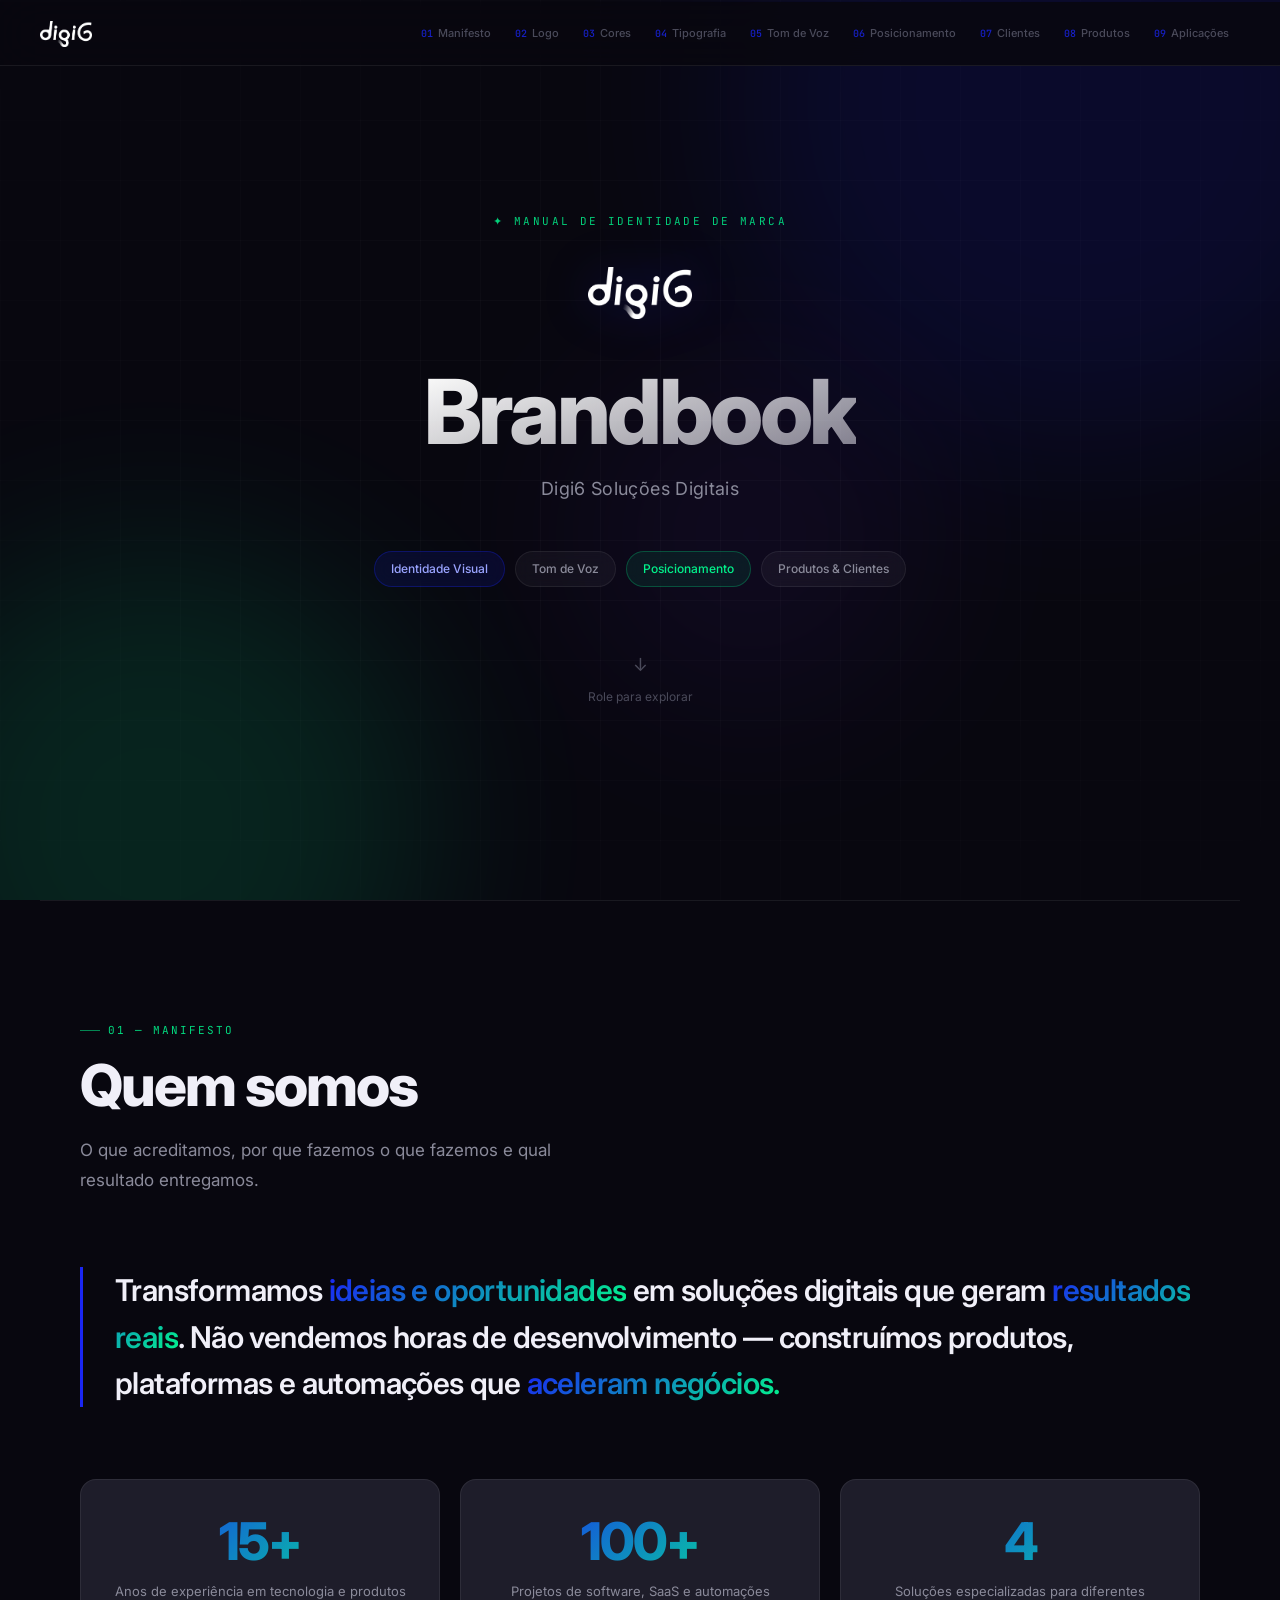
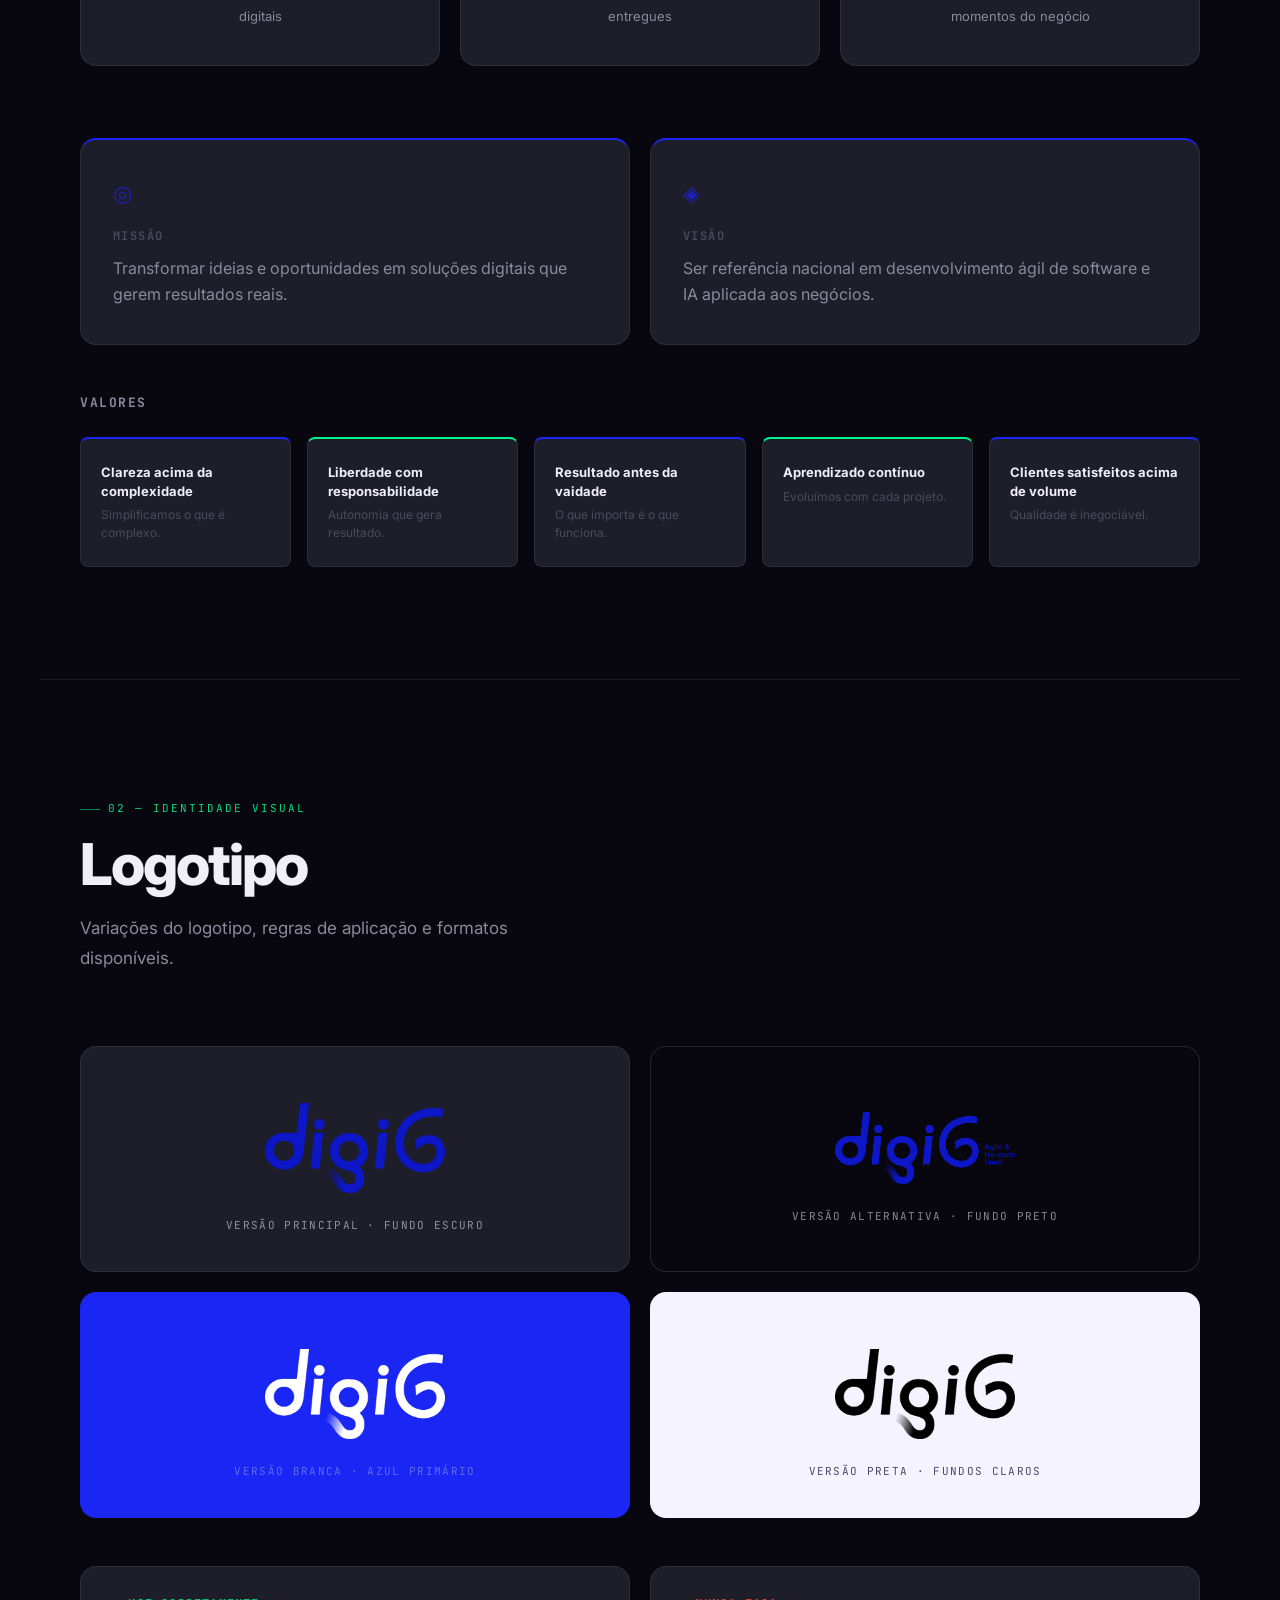
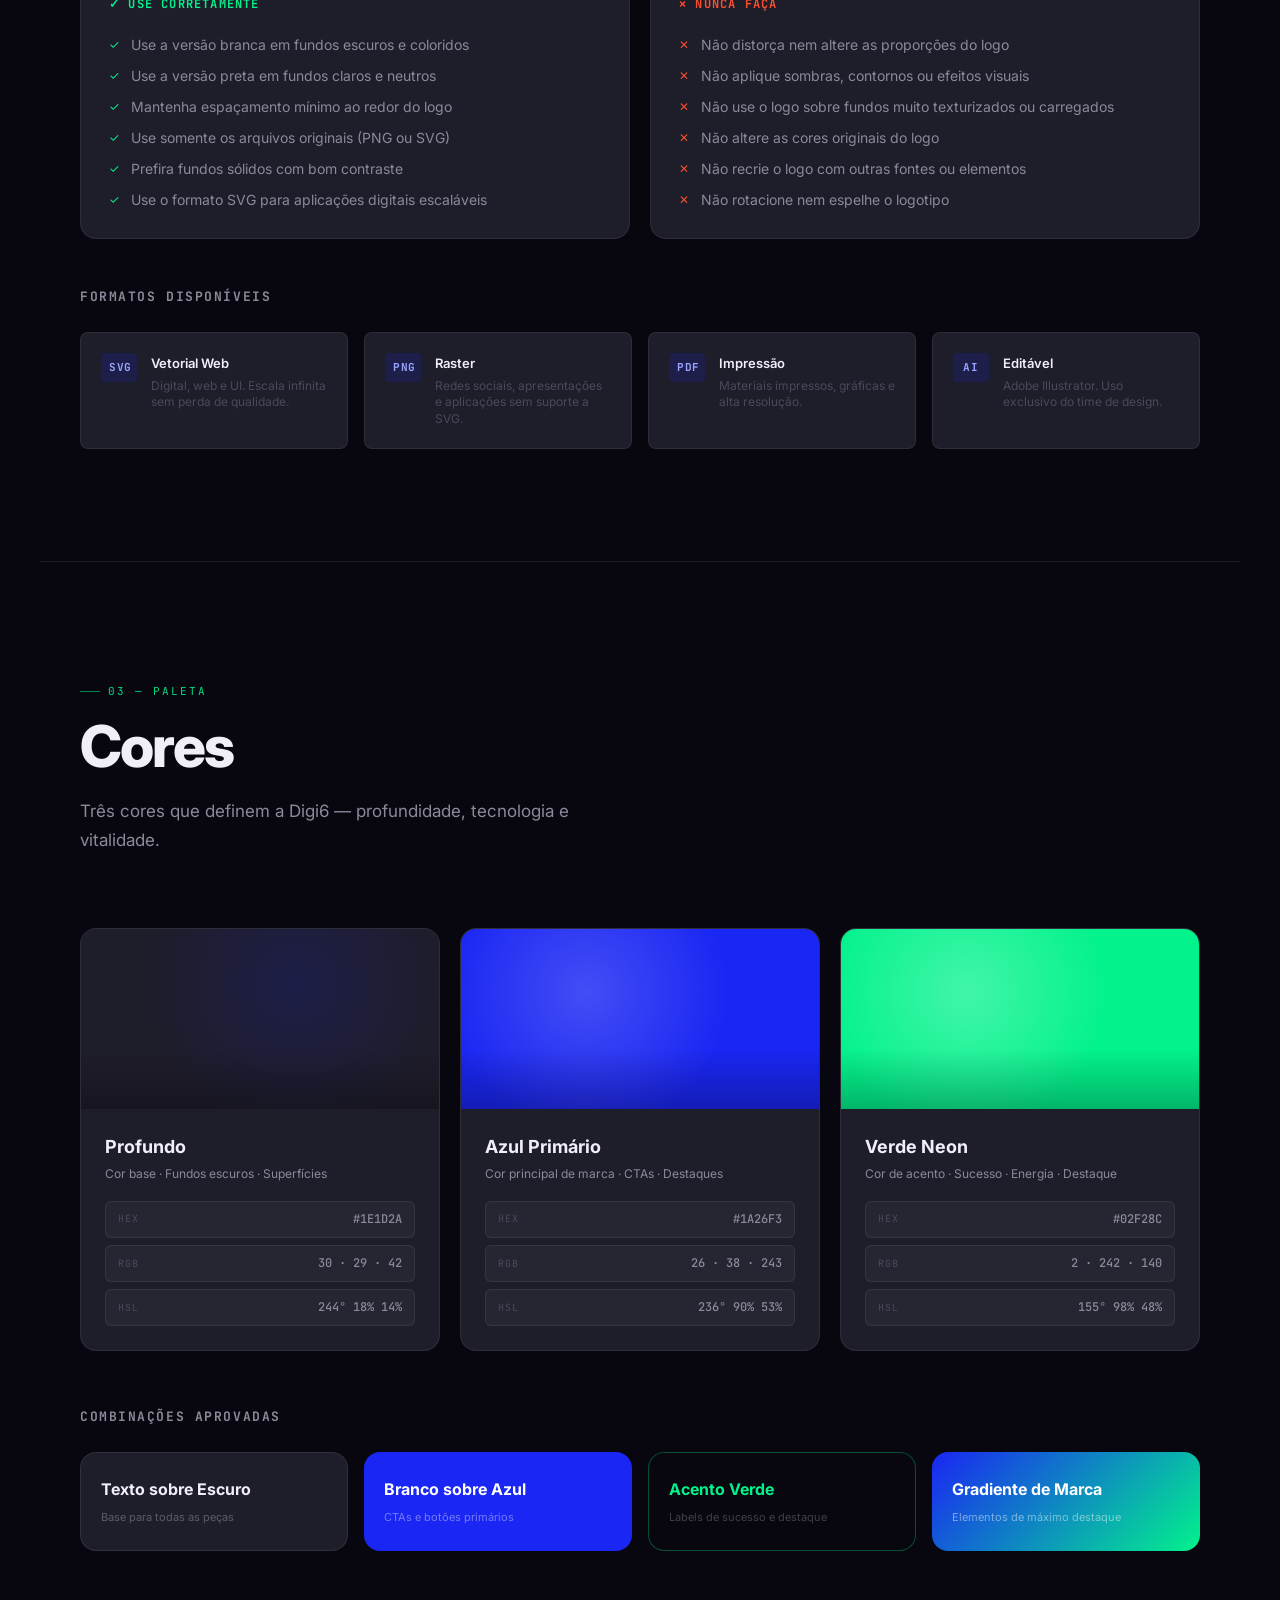
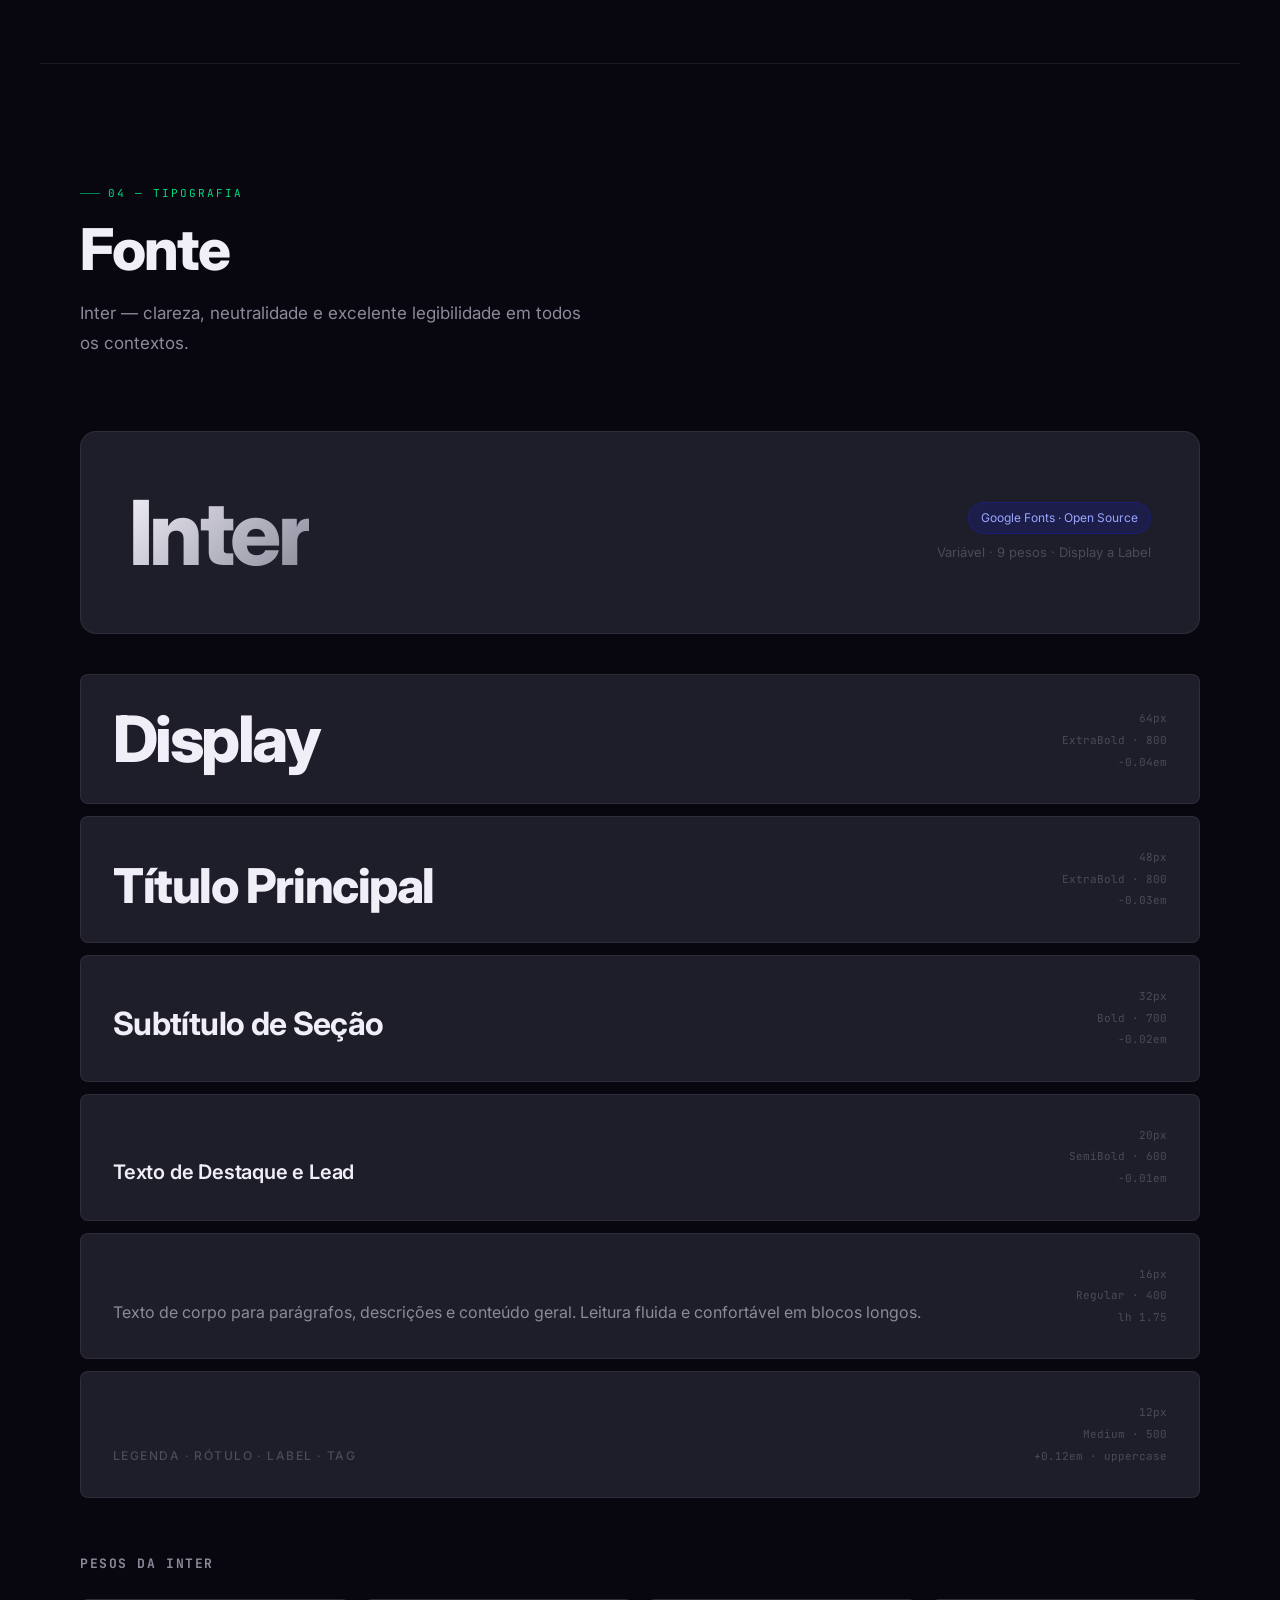
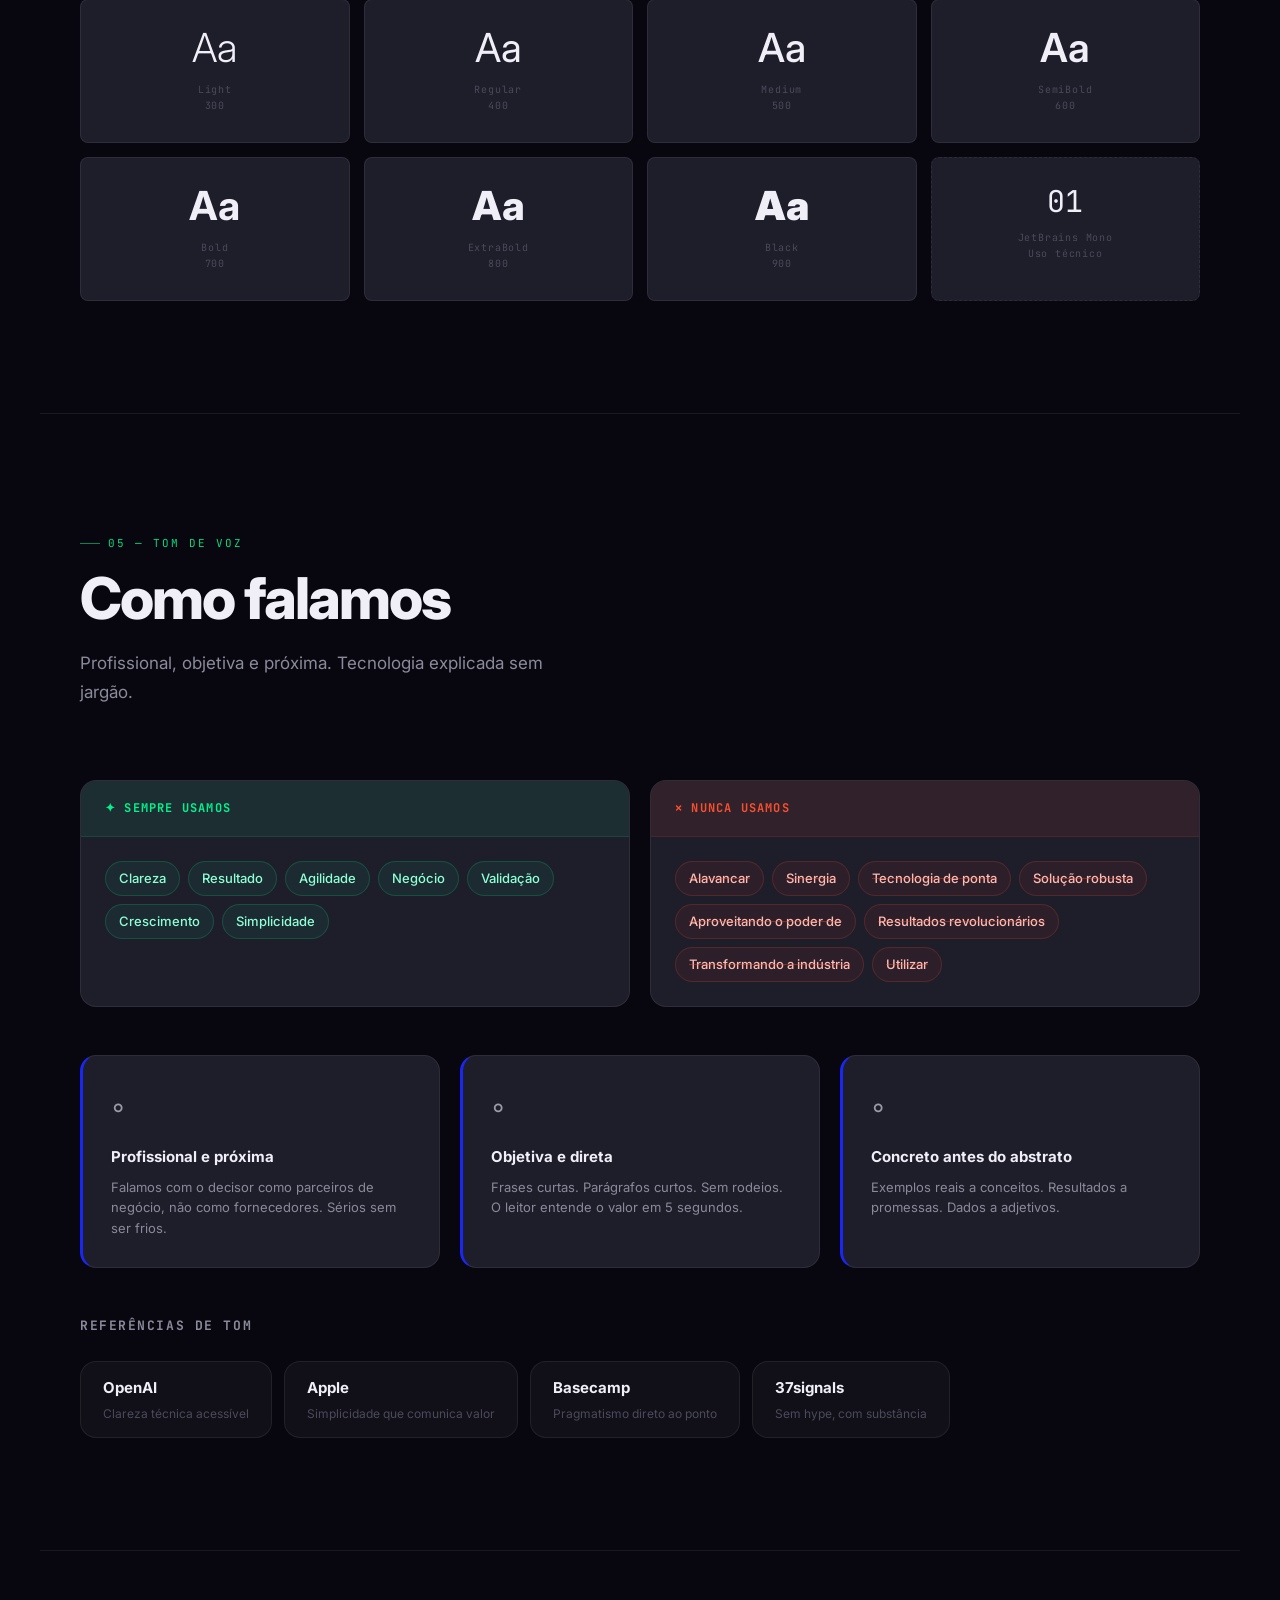
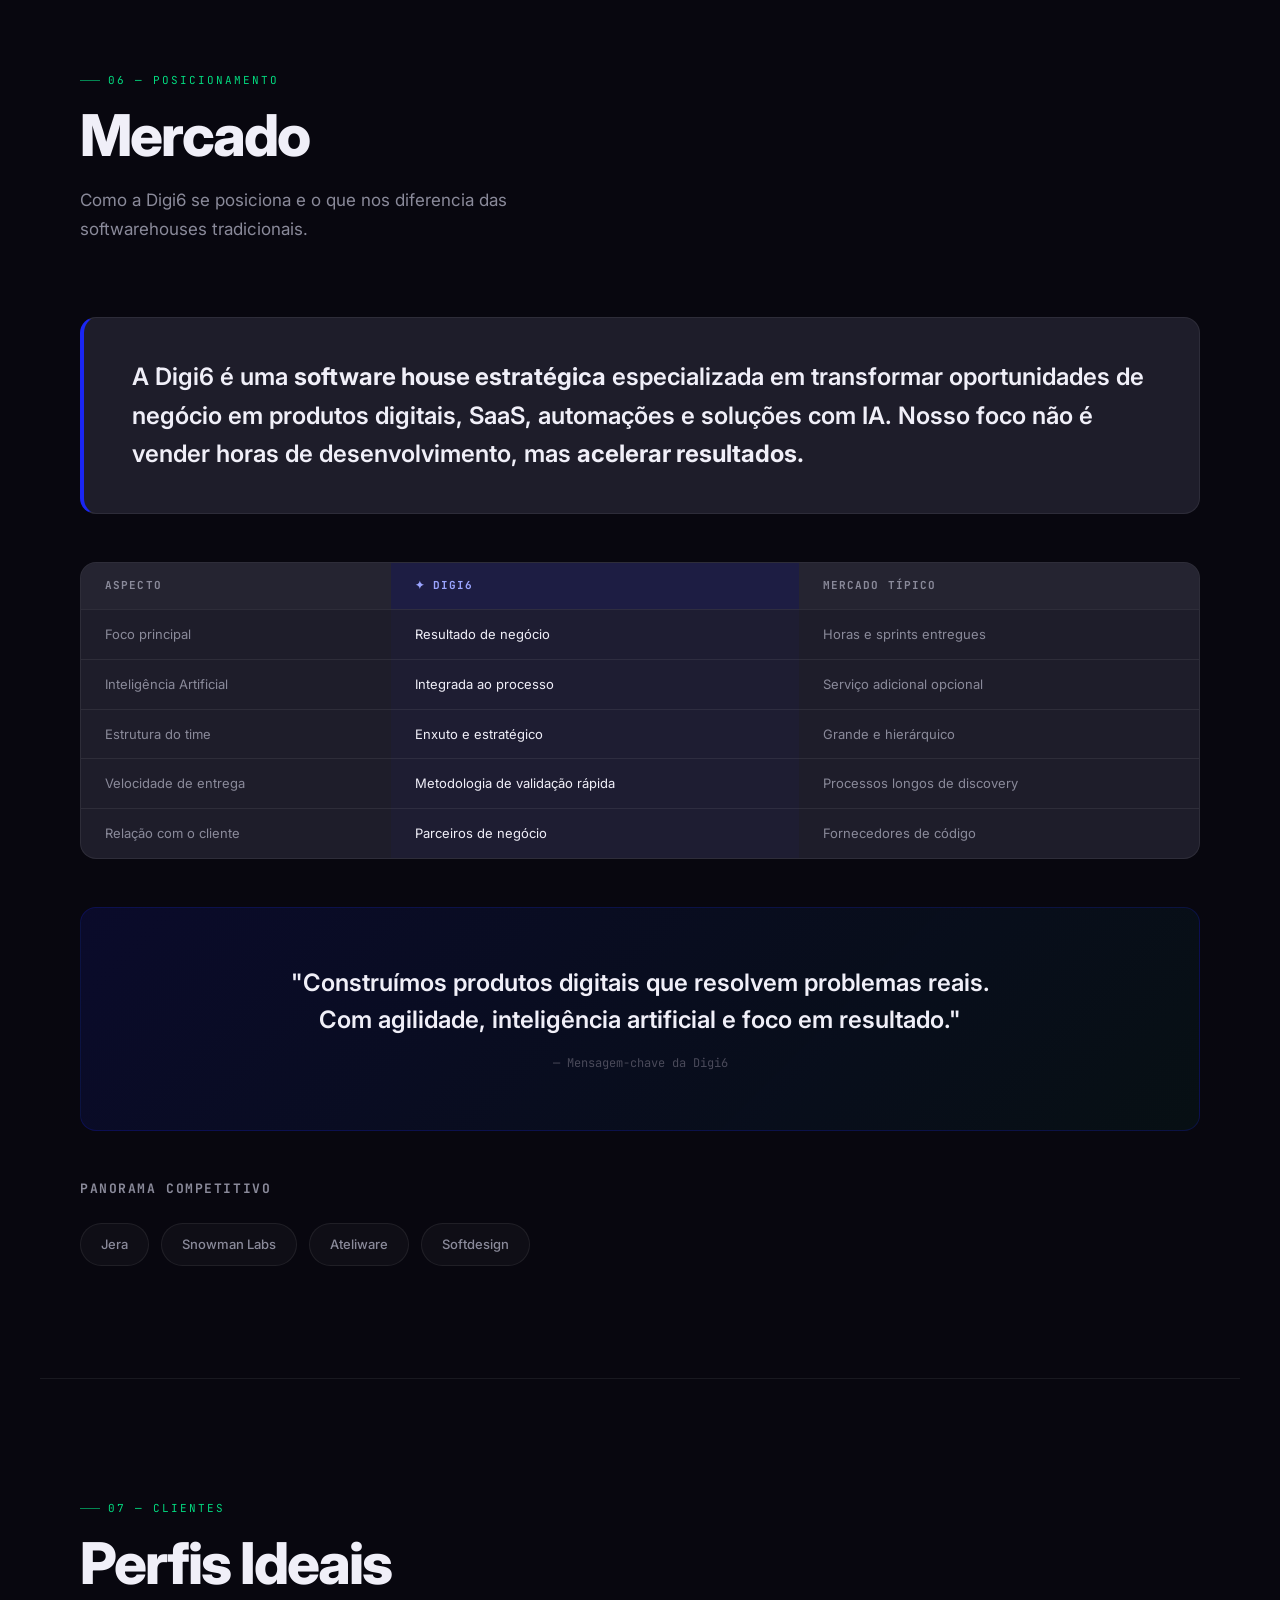
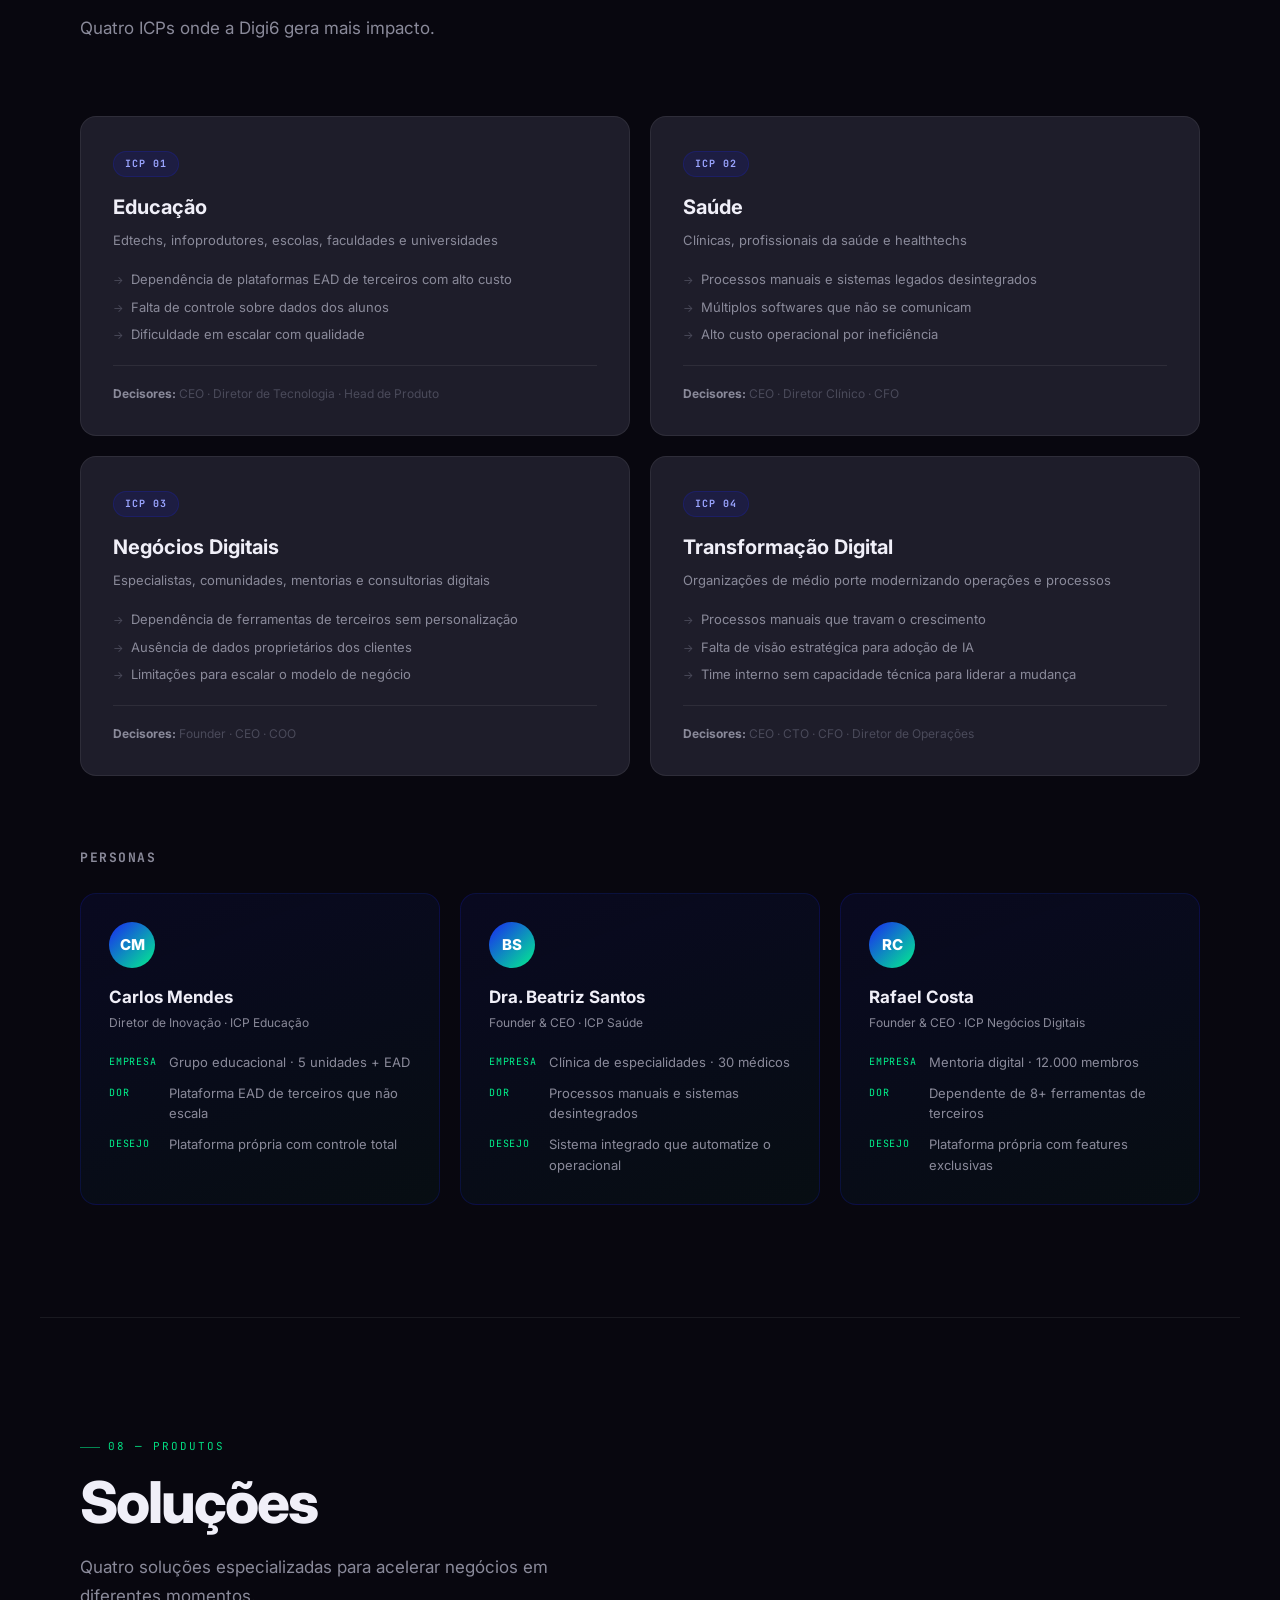
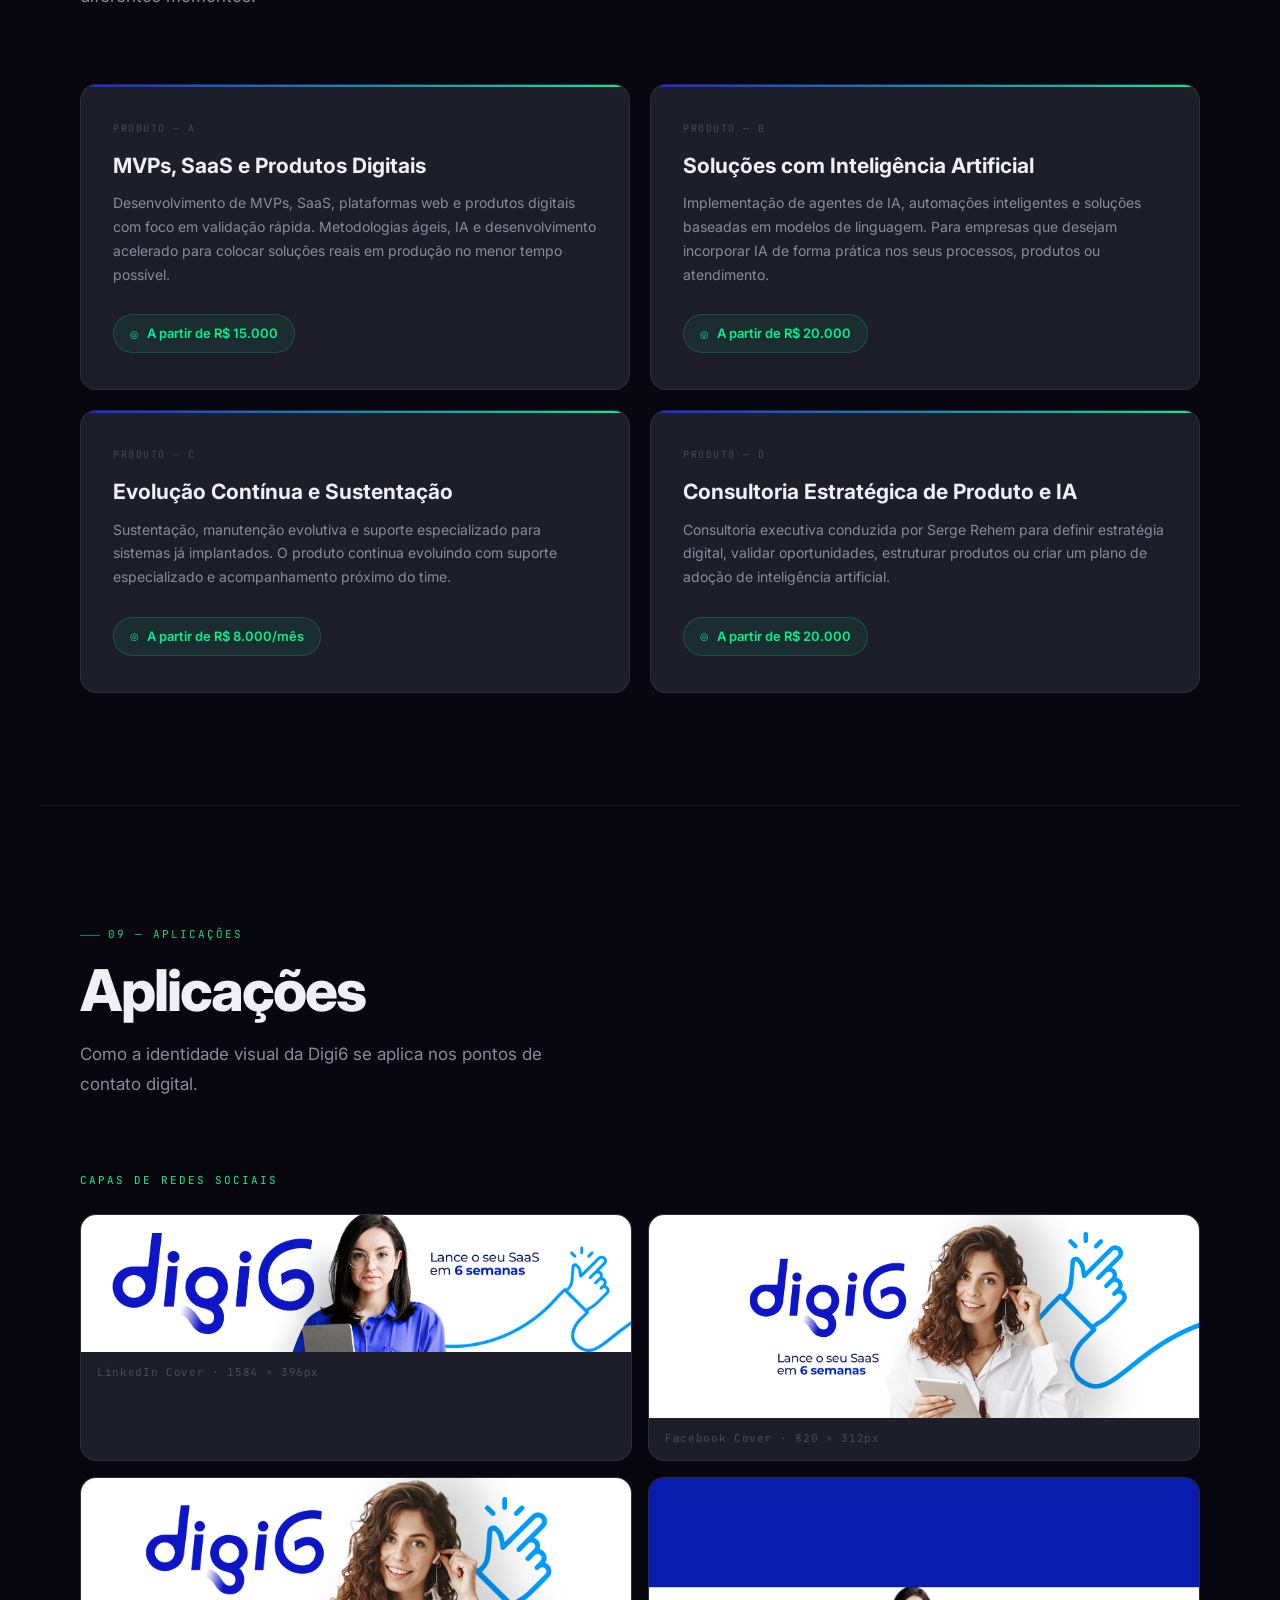
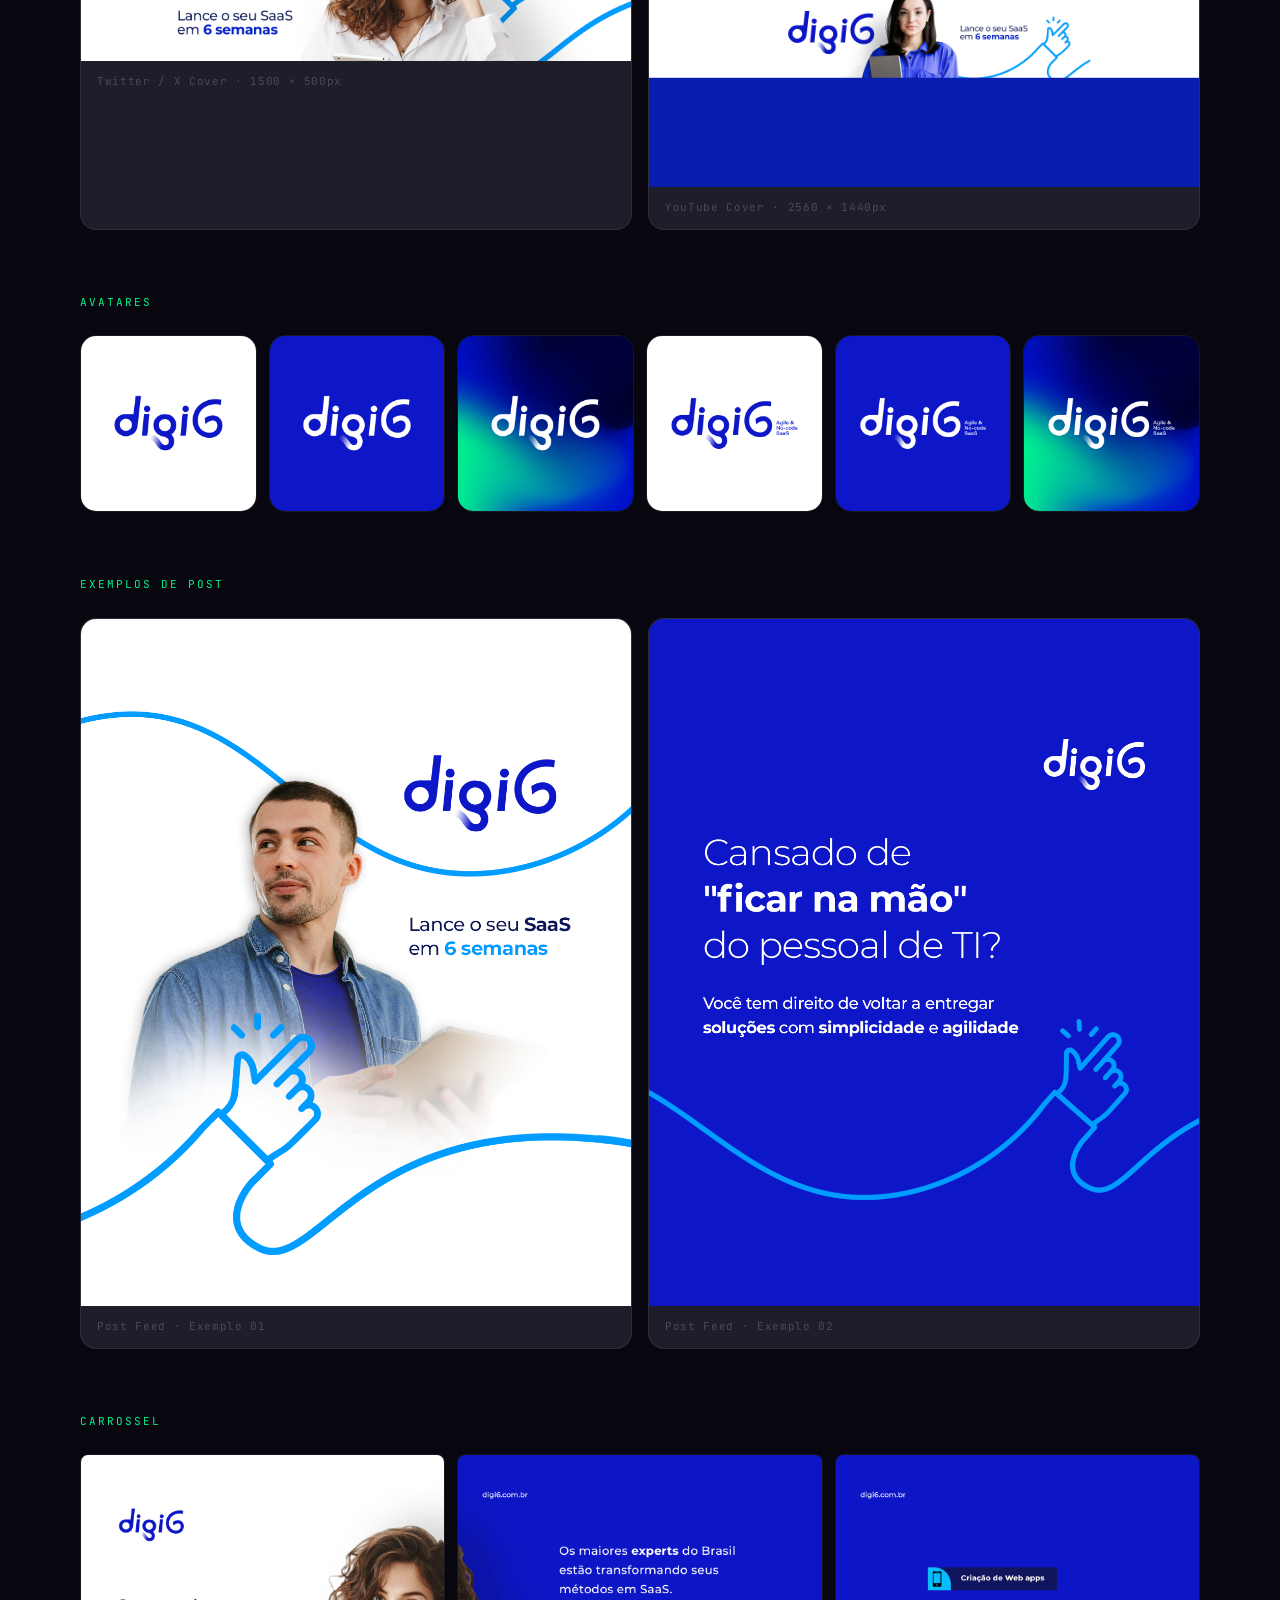
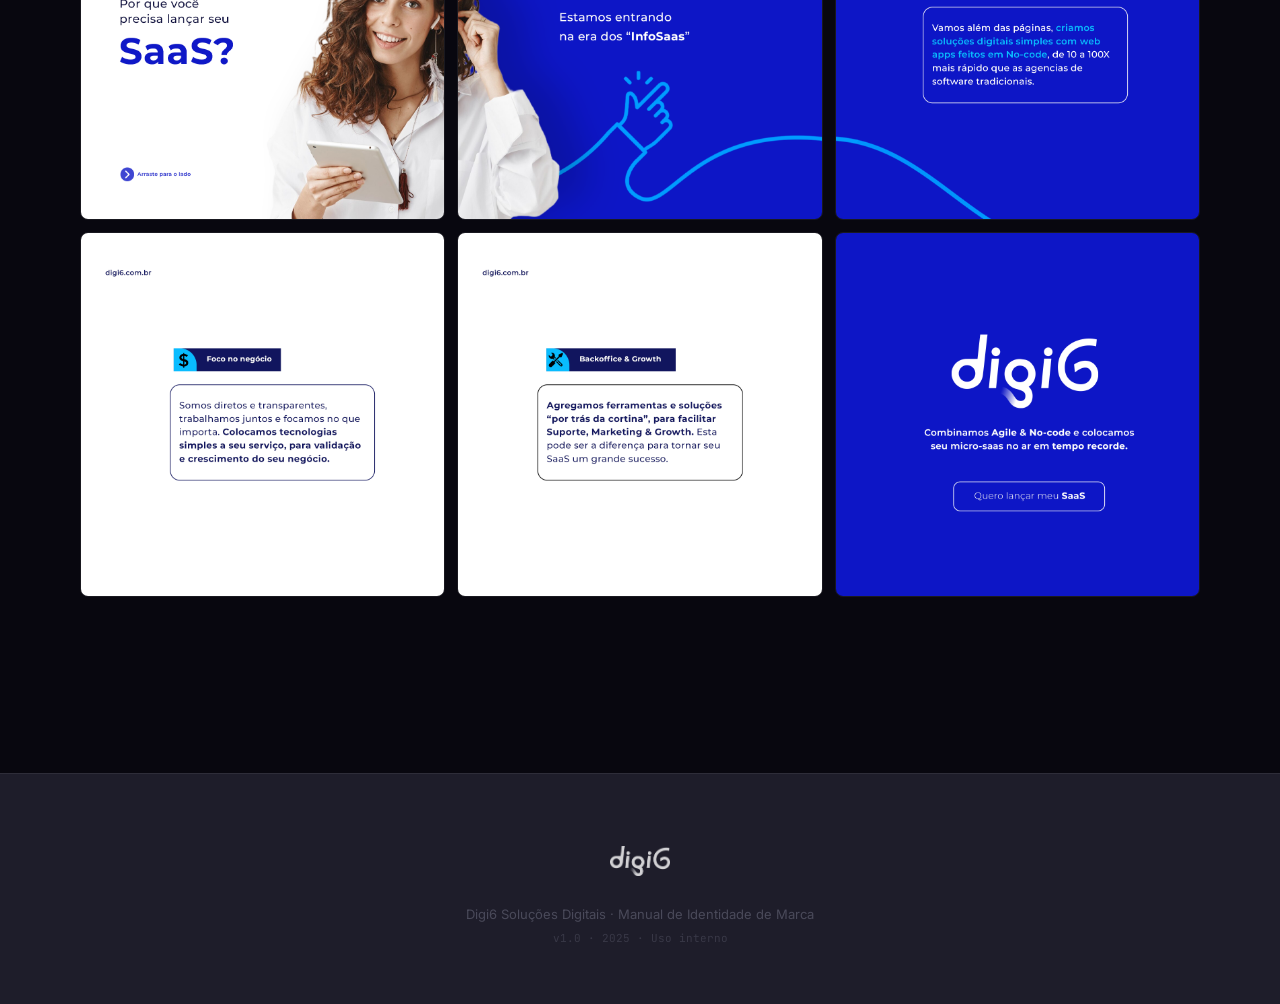
<file: docs/index.html>
﻿<!DOCTYPE html>
<html lang="pt-BR">
<head>
  <meta charset="UTF-8">
  <meta name="viewport" content="width=device-width, initial-scale=1.0">
  <title>Brandbook — Digi6 Soluções Digitais</title>
  <meta name="description" content="Manual de Identidade de Marca da Digi6 Soluções Digitais">
  <link rel="preconnect" href="https://fonts.googleapis.com">
  <link rel="preconnect" href="https://fonts.gstatic.com" crossorigin>
  <link href="https://fonts.googleapis.com/css2?family=Inter:wght@300;400;500;600;700;800;900&family=JetBrains+Mono:wght@400;500;700&display=swap" rel="stylesheet">
  <link rel="stylesheet" href="style.css">
</head>
<body>

  <!-- PROGRESS BAR -->
  <div id="progress-bar"></div>

  <!-- NAVIGATION -->
  <nav id="main-nav">
    <a href="#hero" class="nav-brand">
      <img src="branding/Logotipo/Png/Logotipo%20-%20Branco.png" alt="Digi6">
    </a>
    <ul class="nav-links">
      <li><a href="#manifesto"><span class="num">01</span> Manifesto</a></li>
      <li><a href="#logo"><span class="num">02</span> Logo</a></li>
      <li><a href="#cores"><span class="num">03</span> Cores</a></li>
      <li><a href="#tipografia"><span class="num">04</span> Tipografia</a></li>
      <li><a href="#voz"><span class="num">05</span> Tom de Voz</a></li>
      <li><a href="#posicionamento"><span class="num">06</span> Posicionamento</a></li>
      <li><a href="#clientes"><span class="num">07</span> Clientes</a></li>
      <li><a href="#produtos"><span class="num">08</span> Produtos</a></li>
      <li><a href="#aplicacoes"><span class="num">09</span> Aplicações</a></li>
    </ul>
  </nav>

  <!-- ─── HERO ──────────────────────────────── -->
  <section id="hero">
    <div class="hero-bg">
      <div class="blob blob-1"></div>
      <div class="blob blob-2"></div>
      <div class="blob blob-3"></div>
      <div class="hero-grid-overlay"></div>
    </div>
    <div class="hero-content">
      <div class="hero-eyebrow">✦ Manual de Identidade de Marca</div>
      <img
        class="hero-logo-img"
        src="branding/Logotipo/Png/Logotipo%20-%20Branco.png"
        alt="Digi6 Soluções Digitais"
      >
      <h1 class="hero-title">Brandbook</h1>
      <p class="hero-subtitle-line">Digi6 Soluções Digitais</p>
      <div class="hero-pills">
        <span class="pill blue">Identidade Visual</span>
        <span class="pill">Tom de Voz</span>
        <span class="pill green">Posicionamento</span>
        <span class="pill">Produtos &amp; Clientes</span>
      </div>
      <div class="hero-scroll">
        <span class="arrow">↓</span>
        <span>Role para explorar</span>
      </div>
    </div>
  </section>

  <div class="section-divider"></div>

  <!-- ─── 01 MANIFESTO ─────────────────────── -->
  <section id="manifesto" class="brandbook-section">
    <div class="section-header fade-in">
      <span class="section-tag">01 — Manifesto</span>
      <h2 class="section-title">Quem somos</h2>
      <p class="section-desc">O que acreditamos, por que fazemos o que fazemos e qual resultado entregamos.</p>
    </div>

    <p class="manifesto-statement fade-in">
      Transformamos <em>ideias e oportunidades</em> em soluções digitais que geram <em>resultados reais</em>.
      Não vendemos horas de desenvolvimento — construímos produtos, plataformas e automações que <em>aceleram negócios.</em>
    </p>

    <div class="stats-row fade-in">
      <div class="stat">
        <span class="number">15+</span>
        <span class="label">Anos de experiência em tecnologia e produtos digitais</span>
      </div>
      <div class="stat">
        <span class="number">100+</span>
        <span class="label">Projetos de software, SaaS e automações entregues</span>
      </div>
      <div class="stat">
        <span class="number">4</span>
        <span class="label">Soluções especializadas para diferentes momentos do negócio</span>
      </div>
    </div>

    <div class="mvv-grid fade-in">
      <div class="mvv-card">
        <div class="mvv-icon">◎</div>
        <h3>Missão</h3>
        <p>Transformar ideias e oportunidades em soluções digitais que gerem resultados reais.</p>
      </div>
      <div class="mvv-card">
        <div class="mvv-icon">◈</div>
        <h3>Visão</h3>
        <p>Ser referência nacional em desenvolvimento ágil de software e IA aplicada aos negócios.</p>
      </div>
    </div>

    <div class="fade-in">
      <p class="subsection-title">Valores</p>
      <div class="values-grid">
        <div class="value-card">
          <h4>Clareza acima da complexidade</h4>
          <p>Simplificamos o que é complexo.</p>
        </div>
        <div class="value-card">
          <h4>Liberdade com responsabilidade</h4>
          <p>Autonomia que gera resultado.</p>
        </div>
        <div class="value-card">
          <h4>Resultado antes da vaidade</h4>
          <p>O que importa é o que funciona.</p>
        </div>
        <div class="value-card">
          <h4>Aprendizado contínuo</h4>
          <p>Evoluímos com cada projeto.</p>
        </div>
        <div class="value-card">
          <h4>Clientes satisfeitos acima de volume</h4>
          <p>Qualidade é inegociável.</p>
        </div>
      </div>
    </div>
  </section>

  <div class="section-divider"></div>

  <!-- ─── 02 LOGO ───────────────────────────── -->
  <section id="logo" class="brandbook-section">
    <div class="section-header fade-in">
      <span class="section-tag">02 — Identidade Visual</span>
      <h2 class="section-title">Logotipo</h2>
      <p class="section-desc">Variações do logotipo, regras de aplicação e formatos disponíveis.</p>
    </div>

    <div class="logo-grid fade-in">
      <div class="logo-showcase dark-bg">
        <img src="branding/Logotipo/Png/Logotipo%20-%2001.png" alt="Logotipo Digi6 – Versão Principal">
        <span class="logo-tag">Versão Principal · Fundo Escuro</span>
      </div>
      <div class="logo-showcase black-bg">
        <img src="branding/Logotipo/Png/Logotipo%20-%2002.png" alt="Logotipo Digi6 – Versão Alternativa">
        <span class="logo-tag">Versão Alternativa · Fundo Preto</span>
      </div>
      <div class="logo-showcase blue-bg">
        <img src="branding/Logotipo/Png/Logotipo%20-%20Branco.png" alt="Logotipo Digi6 – Sobre Azul Primário">
        <span class="logo-tag" style="color:rgba(255,255,255,0.55);">Versão Branca · Azul Primário</span>
      </div>
      <div class="logo-showcase white-bg">
        <img src="branding/Logotipo/Png/Logotipo%20-%20Preto.png" alt="Logotipo Digi6 – Versão Preta">
        <span class="logo-tag">Versão Preta · Fundos Claros</span>
      </div>
    </div>

    <div class="logo-rules fade-in">
      <div class="rules-col do">
        <h3>✓ Use corretamente</h3>
        <ul>
          <li>Use a versão branca em fundos escuros e coloridos</li>
          <li>Use a versão preta em fundos claros e neutros</li>
          <li>Mantenha espaçamento mínimo ao redor do logo</li>
          <li>Use somente os arquivos originais (PNG ou SVG)</li>
          <li>Prefira fundos sólidos com bom contraste</li>
          <li>Use o formato SVG para aplicações digitais escaláveis</li>
        </ul>
      </div>
      <div class="rules-col dont">
        <h3>✕ Nunca faça</h3>
        <ul>
          <li>Não distorça nem altere as proporções do logo</li>
          <li>Não aplique sombras, contornos ou efeitos visuais</li>
          <li>Não use o logo sobre fundos muito texturizados ou carregados</li>
          <li>Não altere as cores originais do logo</li>
          <li>Não recrie o logo com outras fontes ou elementos</li>
          <li>Não rotacione nem espelhe o logotipo</li>
        </ul>
      </div>
    </div>

    <div class="fade-in">
      <p class="subsection-title">Formatos disponíveis</p>
      <div class="formats-grid">
        <div class="format-item">
          <div class="format-icon">SVG</div>
          <div class="format-info">
            <strong>Vetorial Web</strong>
            <span>Digital, web e UI. Escala infinita sem perda de qualidade.</span>
          </div>
        </div>
        <div class="format-item">
          <div class="format-icon">PNG</div>
          <div class="format-info">
            <strong>Raster</strong>
            <span>Redes sociais, apresentações e aplicações sem suporte a SVG.</span>
          </div>
        </div>
        <div class="format-item">
          <div class="format-icon">PDF</div>
          <div class="format-info">
            <strong>Impressão</strong>
            <span>Materiais impressos, gráficas e alta resolução.</span>
          </div>
        </div>
        <div class="format-item">
          <div class="format-icon">AI</div>
          <div class="format-info">
            <strong>Editável</strong>
            <span>Adobe Illustrator. Uso exclusivo do time de design.</span>
          </div>
        </div>
      </div>
    </div>
  </section>

  <div class="section-divider"></div>

  <!-- ─── 03 CORES ──────────────────────────── -->
  <section id="cores" class="brandbook-section">
    <div class="section-header fade-in">
      <span class="section-tag">03 — Paleta</span>
      <h2 class="section-title">Cores</h2>
      <p class="section-desc">Três cores que definem a Digi6 — profundidade, tecnologia e vitalidade.</p>
    </div>

    <div class="color-swatches fade-in">
      <!-- Profundo -->
      <div class="color-swatch">
        <div class="swatch-block" style="background:#1E1D2A;">
          <div style="position:absolute;inset:0;background:radial-gradient(circle at 60% 30%,rgba(26,38,243,0.15),transparent 60%);"></div>
        </div>
        <div class="swatch-info">
          <div class="swatch-name">Profundo</div>
          <div class="swatch-role">Cor base · Fundos escuros · Superfícies</div>
          <div class="swatch-values">
            <div class="swatch-row">
              <span class="key">HEX</span><span class="val">#1E1D2A</span>
            </div>
            <div class="swatch-row">
              <span class="key">RGB</span><span class="val">30 · 29 · 42</span>
            </div>
            <div class="swatch-row">
              <span class="key">HSL</span><span class="val">244° 18% 14%</span>
            </div>
          </div>
        </div>
      </div>

      <!-- Azul Primário -->
      <div class="color-swatch">
        <div class="swatch-block" style="background:#1A26F3;">
          <div style="position:absolute;inset:0;background:radial-gradient(circle at 35% 35%,rgba(255,255,255,0.18),transparent 55%);"></div>
        </div>
        <div class="swatch-info">
          <div class="swatch-name">Azul Primário</div>
          <div class="swatch-role">Cor principal de marca · CTAs · Destaques</div>
          <div class="swatch-values">
            <div class="swatch-row">
              <span class="key">HEX</span><span class="val">#1A26F3</span>
            </div>
            <div class="swatch-row">
              <span class="key">RGB</span><span class="val">26 · 38 · 243</span>
            </div>
            <div class="swatch-row">
              <span class="key">HSL</span><span class="val">236° 90% 53%</span>
            </div>
          </div>
        </div>
      </div>

      <!-- Verde Neon -->
      <div class="color-swatch">
        <div class="swatch-block" style="background:#02F28C;">
          <div style="position:absolute;inset:0;background:radial-gradient(circle at 35% 35%,rgba(255,255,255,0.25),transparent 55%);"></div>
        </div>
        <div class="swatch-info">
          <div class="swatch-name">Verde Neon</div>
          <div class="swatch-role">Cor de acento · Sucesso · Energia · Destaque</div>
          <div class="swatch-values">
            <div class="swatch-row">
              <span class="key">HEX</span><span class="val">#02F28C</span>
            </div>
            <div class="swatch-row">
              <span class="key">RGB</span><span class="val">2 · 242 · 140</span>
            </div>
            <div class="swatch-row">
              <span class="key">HSL</span><span class="val">155° 98% 48%</span>
            </div>
          </div>
        </div>
      </div>
    </div>

    <div class="fade-in">
      <p class="subsection-title">Combinações aprovadas</p>
      <div class="combos-grid">
        <div class="combo" style="background:#1E1D2A;border:1px solid rgba(255,255,255,0.08);">
          <span class="combo-label" style="color:#F0EFF8;">Texto sobre Escuro</span>
          <span class="combo-desc" style="color:rgba(240,239,248,0.45);">Base para todas as peças</span>
        </div>
        <div class="combo" style="background:#1A26F3;">
          <span class="combo-label" style="color:#fff;">Branco sobre Azul</span>
          <span class="combo-desc" style="color:rgba(255,255,255,0.6);">CTAs e botões primários</span>
        </div>
        <div class="combo" style="background:#08070f;border:1px solid rgba(2,242,140,0.3);">
          <span class="combo-label" style="color:#02F28C;">Acento Verde</span>
          <span class="combo-desc" style="color:rgba(255,255,255,0.35);">Labels de sucesso e destaque</span>
        </div>
        <div class="combo" style="background:linear-gradient(135deg,#1A26F3,#02F28C);">
          <span class="combo-label" style="color:#fff;">Gradiente de Marca</span>
          <span class="combo-desc" style="color:rgba(255,255,255,0.7);">Elementos de máximo destaque</span>
        </div>
      </div>
    </div>
  </section>

  <div class="section-divider"></div>

  <!-- ─── 04 TIPOGRAFIA ─────────────────────── -->
  <section id="tipografia" class="brandbook-section">
    <div class="section-header fade-in">
      <span class="section-tag">04 — Tipografia</span>
      <h2 class="section-title">Fonte</h2>
      <p class="section-desc">Inter — clareza, neutralidade e excelente legibilidade em todos os contextos.</p>
    </div>

    <div class="font-hero fade-in">
      <div class="font-name">Inter</div>
      <div class="font-meta">
        <span class="tag">Google Fonts · Open Source</span>
        <p>Variável · 9 pesos · Display a Label</p>
      </div>
    </div>

    <div class="type-scale fade-in">
      <div class="type-row">
        <div class="sample" style="font-size:64px;font-weight:800;letter-spacing:-0.04em;line-height:1;">Display</div>
        <div class="meta">
          <span>64px</span><span>ExtraBold · 800</span><span>−0.04em</span>
        </div>
      </div>
      <div class="type-row">
        <div class="sample" style="font-size:48px;font-weight:800;letter-spacing:-0.03em;line-height:1;">Título Principal</div>
        <div class="meta">
          <span>48px</span><span>ExtraBold · 800</span><span>−0.03em</span>
        </div>
      </div>
      <div class="type-row">
        <div class="sample" style="font-size:32px;font-weight:700;letter-spacing:-0.02em;">Subtítulo de Seção</div>
        <div class="meta">
          <span>32px</span><span>Bold · 700</span><span>−0.02em</span>
        </div>
      </div>
      <div class="type-row">
        <div class="sample" style="font-size:20px;font-weight:600;letter-spacing:-0.01em;">Texto de Destaque e Lead</div>
        <div class="meta">
          <span>20px</span><span>SemiBold · 600</span><span>−0.01em</span>
        </div>
      </div>
      <div class="type-row">
        <div class="sample" style="font-size:16px;font-weight:400;line-height:1.75;color:#8A8A9A;">Texto de corpo para parágrafos, descrições e conteúdo geral. Leitura fluida e confortável em blocos longos.</div>
        <div class="meta">
          <span>16px</span><span>Regular · 400</span><span>lh 1.75</span>
        </div>
      </div>
      <div class="type-row">
        <div class="sample" style="font-size:12px;font-weight:500;text-transform:uppercase;letter-spacing:0.12em;color:#4A4A5A;">LEGENDA · RÓTULO · LABEL · TAG</div>
        <div class="meta">
          <span>12px</span><span>Medium · 500</span><span>+0.12em · uppercase</span>
        </div>
      </div>
    </div>

    <div class="fade-in">
      <p class="subsection-title">Pesos da Inter</p>
      <div class="weight-grid">
        <div class="weight-card">
          <div class="sample" style="font-weight:300;">Aa</div>
          <div class="meta">Light<br>300</div>
        </div>
        <div class="weight-card">
          <div class="sample" style="font-weight:400;">Aa</div>
          <div class="meta">Regular<br>400</div>
        </div>
        <div class="weight-card">
          <div class="sample" style="font-weight:500;">Aa</div>
          <div class="meta">Medium<br>500</div>
        </div>
        <div class="weight-card">
          <div class="sample" style="font-weight:600;">Aa</div>
          <div class="meta">SemiBold<br>600</div>
        </div>
        <div class="weight-card">
          <div class="sample" style="font-weight:700;">Aa</div>
          <div class="meta">Bold<br>700</div>
        </div>
        <div class="weight-card">
          <div class="sample" style="font-weight:800;">Aa</div>
          <div class="meta">ExtraBold<br>800</div>
        </div>
        <div class="weight-card">
          <div class="sample" style="font-weight:900;">Aa</div>
          <div class="meta">Black<br>900</div>
        </div>
        <div class="weight-card mono">
          <div class="sample" style="font-family:'JetBrains Mono',monospace;font-size:30px;">01</div>
          <div class="meta">JetBrains Mono<br>Uso técnico</div>
        </div>
      </div>
    </div>
  </section>

  <div class="section-divider"></div>

  <!-- ─── 05 TOM DE VOZ ─────────────────────── -->
  <section id="voz" class="brandbook-section">
    <div class="section-header fade-in">
      <span class="section-tag">05 — Tom de Voz</span>
      <h2 class="section-title">Como falamos</h2>
      <p class="section-desc">Profissional, objetiva e próxima. Tecnologia explicada sem jargão.</p>
    </div>

    <div class="word-grids fade-in">
      <div class="word-grid-col always">
        <div class="word-grid-header">✦ Sempre usamos</div>
        <div class="word-grid-body">
          <span class="word-chip">Clareza</span>
          <span class="word-chip">Resultado</span>
          <span class="word-chip">Agilidade</span>
          <span class="word-chip">Negócio</span>
          <span class="word-chip">Validação</span>
          <span class="word-chip">Crescimento</span>
          <span class="word-chip">Simplicidade</span>
        </div>
      </div>
      <div class="word-grid-col never">
        <div class="word-grid-header">✕ Nunca usamos</div>
        <div class="word-grid-body">
          <span class="word-chip">Alavancar</span>
          <span class="word-chip">Sinergia</span>
          <span class="word-chip">Tecnologia de ponta</span>
          <span class="word-chip">Solução robusta</span>
          <span class="word-chip">Aproveitando o poder de</span>
          <span class="word-chip">Resultados revolucionários</span>
          <span class="word-chip">Transformando a indústria</span>
          <span class="word-chip">Utilizar</span>
        </div>
      </div>
    </div>

    <div class="tone-cards fade-in">
      <div class="tone-card">
        <div class="t-icon">◦</div>
        <h3>Profissional e próxima</h3>
        <p>Falamos com o decisor como parceiros de negócio, não como fornecedores. Sérios sem ser frios.</p>
      </div>
      <div class="tone-card">
        <div class="t-icon">◦</div>
        <h3>Objetiva e direta</h3>
        <p>Frases curtas. Parágrafos curtos. Sem rodeios. O leitor entende o valor em 5 segundos.</p>
      </div>
      <div class="tone-card">
        <div class="t-icon">◦</div>
        <h3>Concreto antes do abstrato</h3>
        <p>Exemplos reais a conceitos. Resultados a promessas. Dados a adjetivos.</p>
      </div>
    </div>

    <div class="fade-in">
      <p class="subsection-title">Referências de tom</p>
      <div class="ref-brands">
        <div class="ref-brand">
          <div class="brand-name">OpenAI</div>
          <div class="brand-note">Clareza técnica acessível</div>
        </div>
        <div class="ref-brand">
          <div class="brand-name">Apple</div>
          <div class="brand-note">Simplicidade que comunica valor</div>
        </div>
        <div class="ref-brand">
          <div class="brand-name">Basecamp</div>
          <div class="brand-note">Pragmatismo direto ao ponto</div>
        </div>
        <div class="ref-brand">
          <div class="brand-name">37signals</div>
          <div class="brand-note">Sem hype, com substância</div>
        </div>
      </div>
    </div>
  </section>

  <div class="section-divider"></div>

  <!-- ─── 06 POSICIONAMENTO ─────────────────── -->
  <section id="posicionamento" class="brandbook-section">
    <div class="section-header fade-in">
      <span class="section-tag">06 — Posicionamento</span>
      <h2 class="section-title">Mercado</h2>
      <p class="section-desc">Como a Digi6 se posiciona e o que nos diferencia das softwarehouses tradicionais.</p>
    </div>

    <blockquote class="pos-statement fade-in">
      A Digi6 é uma <strong>software house estratégica</strong> especializada em transformar
      oportunidades de negócio em produtos digitais, SaaS, automações e soluções com IA.
      Nosso foco não é vender horas de desenvolvimento, mas <strong>acelerar resultados.</strong>
    </blockquote>

    <div class="competitor-wrapper fade-in">
      <table class="comp-table">
        <thead>
          <tr>
            <th>Aspecto</th>
            <th class="digi6">✦ Digi6</th>
            <th>Mercado típico</th>
          </tr>
        </thead>
        <tbody>
          <tr>
            <td>Foco principal</td>
            <td class="digi6">Resultado de negócio</td>
            <td>Horas e sprints entregues</td>
          </tr>
          <tr>
            <td>Inteligência Artificial</td>
            <td class="digi6">Integrada ao processo</td>
            <td>Serviço adicional opcional</td>
          </tr>
          <tr>
            <td>Estrutura do time</td>
            <td class="digi6">Enxuto e estratégico</td>
            <td>Grande e hierárquico</td>
          </tr>
          <tr>
            <td>Velocidade de entrega</td>
            <td class="digi6">Metodologia de validação rápida</td>
            <td>Processos longos de discovery</td>
          </tr>
          <tr>
            <td>Relação com o cliente</td>
            <td class="digi6">Parceiros de negócio</td>
            <td>Fornecedores de código</td>
          </tr>
        </tbody>
      </table>
    </div>

    <div class="key-msg fade-in">
      <p>"Construímos produtos digitais que resolvem problemas reais.<br>Com agilidade, inteligência artificial e foco em resultado."</p>
      <cite>— Mensagem-chave da Digi6</cite>
    </div>

    <div class="fade-in">
      <p class="subsection-title">Panorama competitivo</p>
      <div class="competitors-list">
        <span class="competitor-chip">Jera</span>
        <span class="competitor-chip">Snowman Labs</span>
        <span class="competitor-chip">Ateliware</span>
        <span class="competitor-chip">Softdesign</span>
      </div>
    </div>
  </section>

  <div class="section-divider"></div>

  <!-- ─── 07 CLIENTES ───────────────────────── -->
  <section id="clientes" class="brandbook-section">
    <div class="section-header fade-in">
      <span class="section-tag">07 — Clientes</span>
      <h2 class="section-title">Perfis Ideais</h2>
      <p class="section-desc">Quatro ICPs onde a Digi6 gera mais impacto.</p>
    </div>

    <div class="icp-grid fade-in">
      <div class="icp-card">
        <span class="icp-tag">ICP 01</span>
        <h3>Educação</h3>
        <p class="segment">Edtechs, infoprodutores, escolas, faculdades e universidades</p>
        <ul class="icp-pains">
          <li>Dependência de plataformas EAD de terceiros com alto custo</li>
          <li>Falta de controle sobre dados dos alunos</li>
          <li>Dificuldade em escalar com qualidade</li>
        </ul>
        <div class="icp-decision"><strong>Decisores:</strong> CEO · Diretor de Tecnologia · Head de Produto</div>
      </div>

      <div class="icp-card">
        <span class="icp-tag">ICP 02</span>
        <h3>Saúde</h3>
        <p class="segment">Clínicas, profissionais da saúde e healthtechs</p>
        <ul class="icp-pains">
          <li>Processos manuais e sistemas legados desintegrados</li>
          <li>Múltiplos softwares que não se comunicam</li>
          <li>Alto custo operacional por ineficiência</li>
        </ul>
        <div class="icp-decision"><strong>Decisores:</strong> CEO · Diretor Clínico · CFO</div>
      </div>

      <div class="icp-card">
        <span class="icp-tag">ICP 03</span>
        <h3>Negócios Digitais</h3>
        <p class="segment">Especialistas, comunidades, mentorias e consultorias digitais</p>
        <ul class="icp-pains">
          <li>Dependência de ferramentas de terceiros sem personalização</li>
          <li>Ausência de dados proprietários dos clientes</li>
          <li>Limitações para escalar o modelo de negócio</li>
        </ul>
        <div class="icp-decision"><strong>Decisores:</strong> Founder · CEO · COO</div>
      </div>

      <div class="icp-card">
        <span class="icp-tag">ICP 04</span>
        <h3>Transformação Digital</h3>
        <p class="segment">Organizações de médio porte modernizando operações e processos</p>
        <ul class="icp-pains">
          <li>Processos manuais que travam o crescimento</li>
          <li>Falta de visão estratégica para adoção de IA</li>
          <li>Time interno sem capacidade técnica para liderar a mudança</li>
        </ul>
        <div class="icp-decision"><strong>Decisores:</strong> CEO · CTO · CFO · Diretor de Operações</div>
      </div>
    </div>

    <div class="fade-in">
      <p class="subsection-title">Personas</p>
      <div class="persona-cards">
        <div class="persona-card">
          <div class="persona-avatar">CM</div>
          <div class="persona-name">Carlos Mendes</div>
          <div class="persona-role">Diretor de Inovação · ICP Educação</div>
          <div class="persona-facts">
            <div class="persona-fact">
              <span class="fact-key">Empresa</span>
              <span>Grupo educacional · 5 unidades + EAD</span>
            </div>
            <div class="persona-fact">
              <span class="fact-key">Dor</span>
              <span>Plataforma EAD de terceiros que não escala</span>
            </div>
            <div class="persona-fact">
              <span class="fact-key">Desejo</span>
              <span>Plataforma própria com controle total</span>
            </div>
          </div>
        </div>

        <div class="persona-card">
          <div class="persona-avatar">BS</div>
          <div class="persona-name">Dra. Beatriz Santos</div>
          <div class="persona-role">Founder &amp; CEO · ICP Saúde</div>
          <div class="persona-facts">
            <div class="persona-fact">
              <span class="fact-key">Empresa</span>
              <span>Clínica de especialidades · 30 médicos</span>
            </div>
            <div class="persona-fact">
              <span class="fact-key">Dor</span>
              <span>Processos manuais e sistemas desintegrados</span>
            </div>
            <div class="persona-fact">
              <span class="fact-key">Desejo</span>
              <span>Sistema integrado que automatize o operacional</span>
            </div>
          </div>
        </div>

        <div class="persona-card">
          <div class="persona-avatar">RC</div>
          <div class="persona-name">Rafael Costa</div>
          <div class="persona-role">Founder &amp; CEO · ICP Negócios Digitais</div>
          <div class="persona-facts">
            <div class="persona-fact">
              <span class="fact-key">Empresa</span>
              <span>Mentoria digital · 12.000 membros</span>
            </div>
            <div class="persona-fact">
              <span class="fact-key">Dor</span>
              <span>Dependente de 8+ ferramentas de terceiros</span>
            </div>
            <div class="persona-fact">
              <span class="fact-key">Desejo</span>
              <span>Plataforma própria com features exclusivas</span>
            </div>
          </div>
        </div>
      </div>
    </div>
  </section>

  <div class="section-divider"></div>

  <!-- ─── 08 PRODUTOS ───────────────────────── -->
  <section id="produtos" class="brandbook-section">
    <div class="section-header fade-in">
      <span class="section-tag">08 — Produtos</span>
      <h2 class="section-title">Soluções</h2>
      <p class="section-desc">Quatro soluções especializadas para acelerar negócios em diferentes momentos.</p>
    </div>

    <div class="produtos-grid fade-in">
      <div class="produto-card">
        <span class="produto-index">PRODUTO — A</span>
        <h3>MVPs, SaaS e Produtos Digitais</h3>
        <p class="desc">Desenvolvimento de MVPs, SaaS, plataformas web e produtos digitais com foco em validação rápida. Metodologias ágeis, IA e desenvolvimento acelerado para colocar soluções reais em produção no menor tempo possível.</p>
        <div class="ticket">A partir de R$ 15.000</div>
      </div>

      <div class="produto-card">
        <span class="produto-index">PRODUTO — B</span>
        <h3>Soluções com Inteligência Artificial</h3>
        <p class="desc">Implementação de agentes de IA, automações inteligentes e soluções baseadas em modelos de linguagem. Para empresas que desejam incorporar IA de forma prática nos seus processos, produtos ou atendimento.</p>
        <div class="ticket">A partir de R$ 20.000</div>
      </div>

      <div class="produto-card">
        <span class="produto-index">PRODUTO — C</span>
        <h3>Evolução Contínua e Sustentação</h3>
        <p class="desc">Sustentação, manutenção evolutiva e suporte especializado para sistemas já implantados. O produto continua evoluindo com suporte especializado e acompanhamento próximo do time.</p>
        <div class="ticket">A partir de R$ 8.000/mês</div>
      </div>

      <div class="produto-card">
        <span class="produto-index">PRODUTO — D</span>
        <h3>Consultoria Estratégica de Produto e IA</h3>
        <p class="desc">Consultoria executiva conduzida por Serge Rehem para definir estratégia digital, validar oportunidades, estruturar produtos ou criar um plano de adoção de inteligência artificial.</p>
        <div class="ticket">A partir de R$ 20.000</div>
      </div>
    </div>
  </section>

  <div class="section-divider"></div>

  <!-- ─── 09 APLICAÇÕES ─────────────────────── -->
  <section id="aplicacoes" class="brandbook-section">
    <div class="section-header fade-in">
      <span class="section-tag">09 — Aplicações</span>
      <h2 class="section-title">Aplicações</h2>
      <p class="section-desc">Como a identidade visual da Digi6 se aplica nos pontos de contato digital.</p>
    </div>

    <!-- Capas -->
    <div class="app-block fade-in">
      <div class="app-block-title">Capas de Redes Sociais</div>
      <div class="covers-grid">
        <div class="cover-item">
          <img src="branding/Redes%20Sociais/Capas/Linkedin.png" alt="Capa LinkedIn" loading="lazy">
          <div class="cover-caption">LinkedIn Cover · 1584 × 396px</div>
        </div>
        <div class="cover-item">
          <img src="branding/Redes%20Sociais/Capas/Facebook.png" alt="Capa Facebook" loading="lazy">
          <div class="cover-caption">Facebook Cover · 820 × 312px</div>
        </div>
        <div class="cover-item">
          <img src="branding/Redes%20Sociais/Capas/Twitter.png" alt="Capa Twitter/X" loading="lazy">
          <div class="cover-caption">Twitter / X Cover · 1500 × 500px</div>
        </div>
        <div class="cover-item">
          <img src="branding/Redes%20Sociais/Capas/YT.png" alt="Capa YouTube" loading="lazy">
          <div class="cover-caption">YouTube Cover · 2560 × 1440px</div>
        </div>
      </div>
    </div>

    <!-- Avatares -->
    <div class="app-block fade-in">
      <div class="app-block-title">Avatares</div>
      <div class="avatars-grid">
        <div class="avatar-item"><img src="branding/Redes%20Sociais/Avatar/1-100.jpg" alt="Avatar 1" loading="lazy"></div>
        <div class="avatar-item"><img src="branding/Redes%20Sociais/Avatar/2-100.jpg" alt="Avatar 2" loading="lazy"></div>
        <div class="avatar-item"><img src="branding/Redes%20Sociais/Avatar/3-100.jpg" alt="Avatar 3" loading="lazy"></div>
        <div class="avatar-item"><img src="branding/Redes%20Sociais/Avatar/4-100.jpg" alt="Avatar 4" loading="lazy"></div>
        <div class="avatar-item"><img src="branding/Redes%20Sociais/Avatar/5-100.jpg" alt="Avatar 5" loading="lazy"></div>
        <div class="avatar-item"><img src="branding/Redes%20Sociais/Avatar/6-100.jpg" alt="Avatar 6" loading="lazy"></div>
      </div>
    </div>

    <!-- Posts -->
    <div class="app-block fade-in">
      <div class="app-block-title">Exemplos de Post</div>
      <div class="posts-grid">
        <div class="cover-item">
          <img src="branding/Redes%20Sociais/Exemplos%20de%20Post/digiG-01.png" alt="Post Digi6 01" loading="lazy">
          <div class="cover-caption">Post Feed · Exemplo 01</div>
        </div>
        <div class="cover-item">
          <img src="branding/Redes%20Sociais/Exemplos%20de%20Post/digiG-02.png" alt="Post Digi6 02" loading="lazy">
          <div class="cover-caption">Post Feed · Exemplo 02</div>
        </div>
      </div>
    </div>

    <!-- Carrossel -->
    <div class="app-block fade-in">
      <div class="app-block-title">Carrossel</div>
      <div class="carousel-grid">
        <div class="carousel-item"><img src="branding/Redes%20Sociais/Exemplos%20de%20Post/Carrossel/Digi6_01.png" alt="Carrossel 01" loading="lazy"></div>
        <div class="carousel-item"><img src="branding/Redes%20Sociais/Exemplos%20de%20Post/Carrossel/Digi6_02.png" alt="Carrossel 02" loading="lazy"></div>
        <div class="carousel-item"><img src="branding/Redes%20Sociais/Exemplos%20de%20Post/Carrossel/Digi6_03.png" alt="Carrossel 03" loading="lazy"></div>
        <div class="carousel-item"><img src="branding/Redes%20Sociais/Exemplos%20de%20Post/Carrossel/Digi6_04.png" alt="Carrossel 04" loading="lazy"></div>
        <div class="carousel-item"><img src="branding/Redes%20Sociais/Exemplos%20de%20Post/Carrossel/Digi6_05.png" alt="Carrossel 05" loading="lazy"></div>
        <div class="carousel-item"><img src="branding/Redes%20Sociais/Exemplos%20de%20Post/Carrossel/Digi6_06.png" alt="Carrossel 06" loading="lazy"></div>
      </div>
    </div>
  </section>

  <!-- ─── FOOTER ────────────────────────────── -->
  <footer id="footer">
    <img
      src="branding/Logotipo/Png/Logotipo%20-%20Branco.png"
      alt="Digi6"
      class="footer-logo"
    >
    <p class="footer-line">Digi6 Soluções Digitais · Manual de Identidade de Marca</p>
    <p class="footer-ver">v1.0 · 2025 · Uso interno</p>
  </footer>

  <script src="script.js"></script>
</body>
</html>
</file>
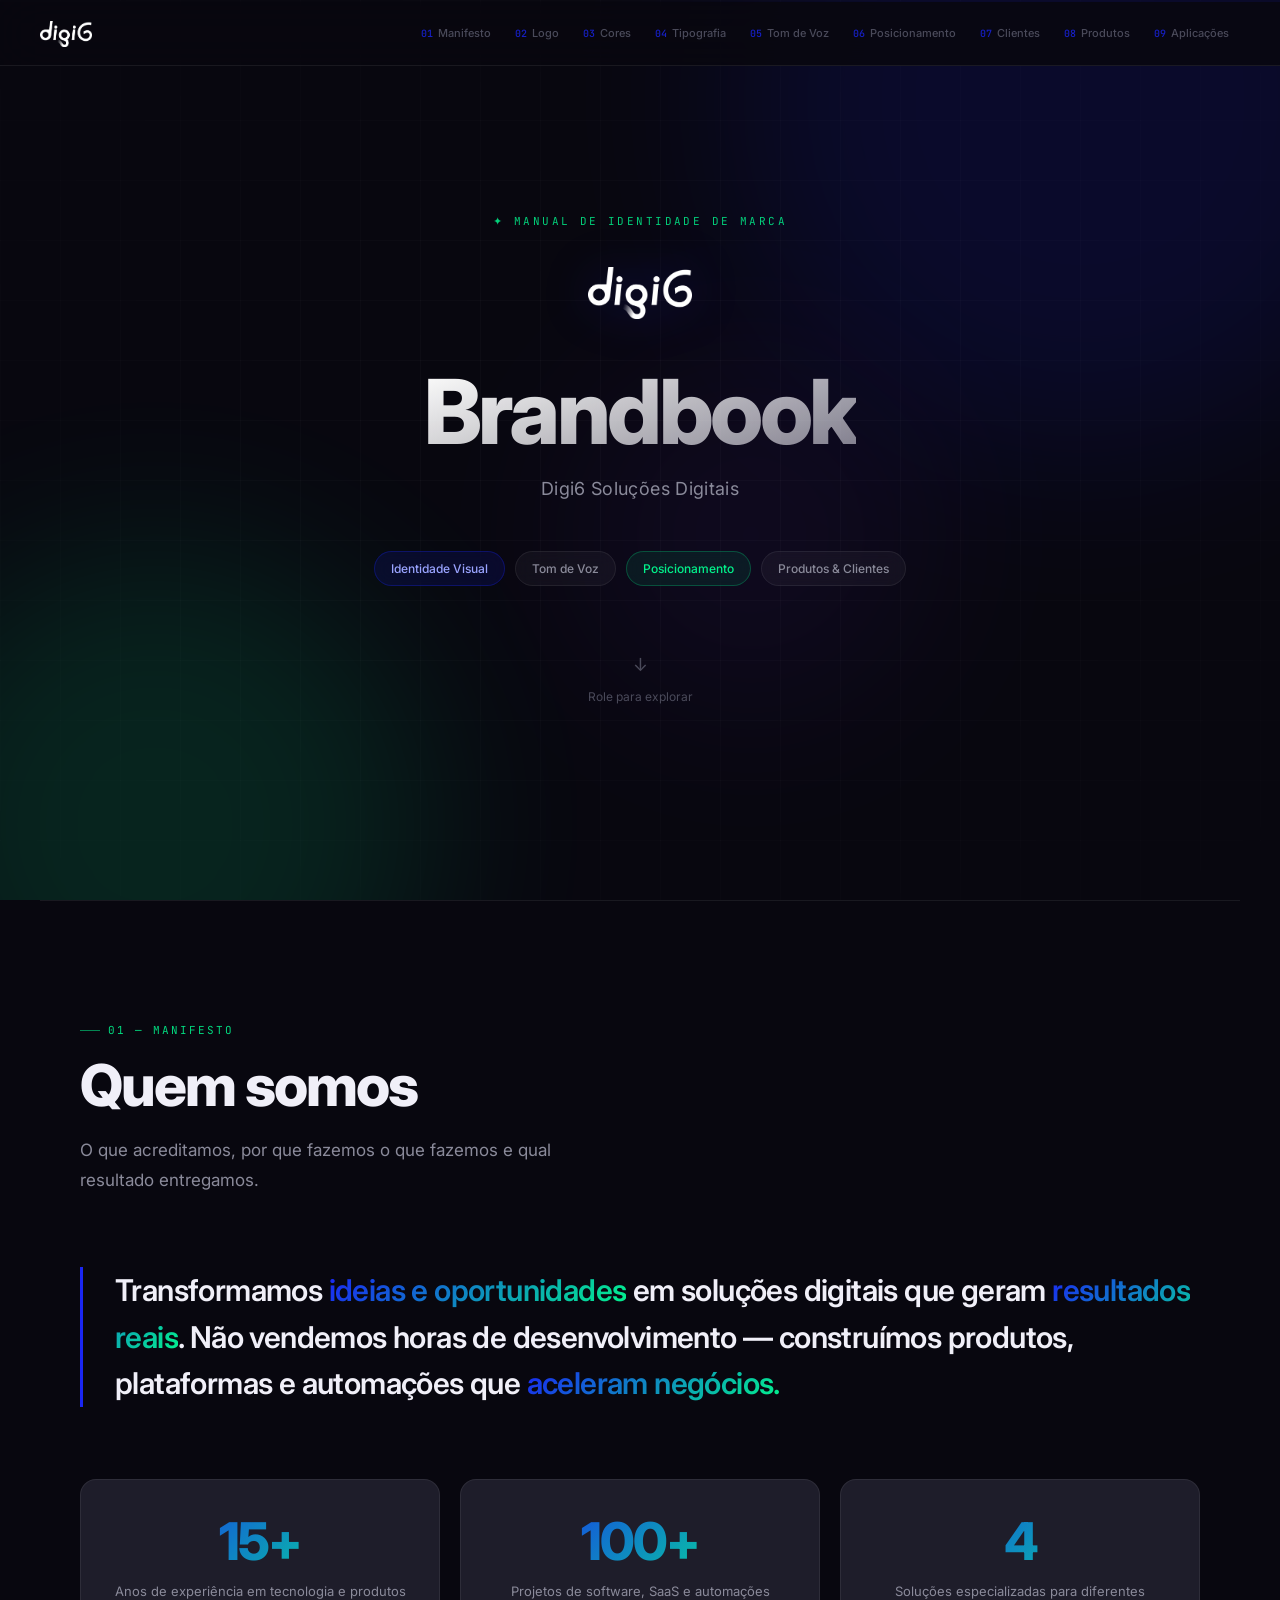
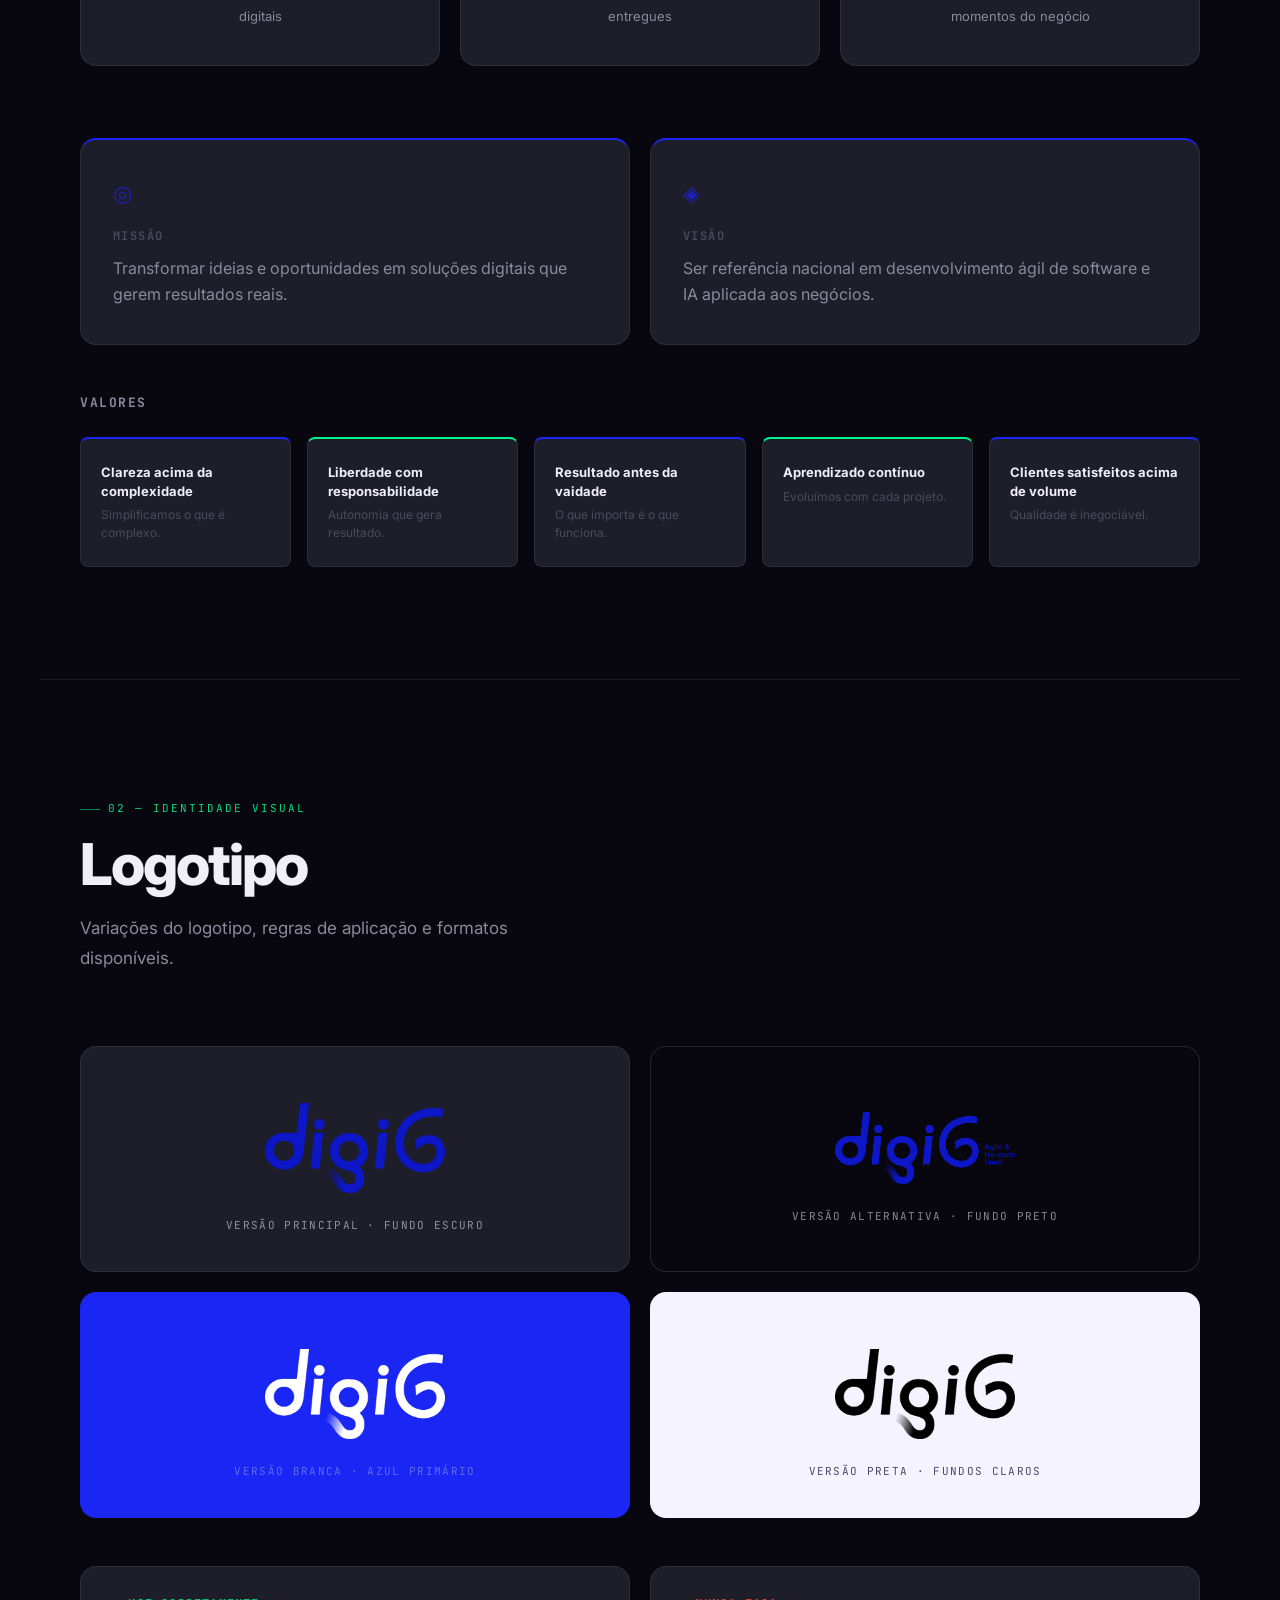
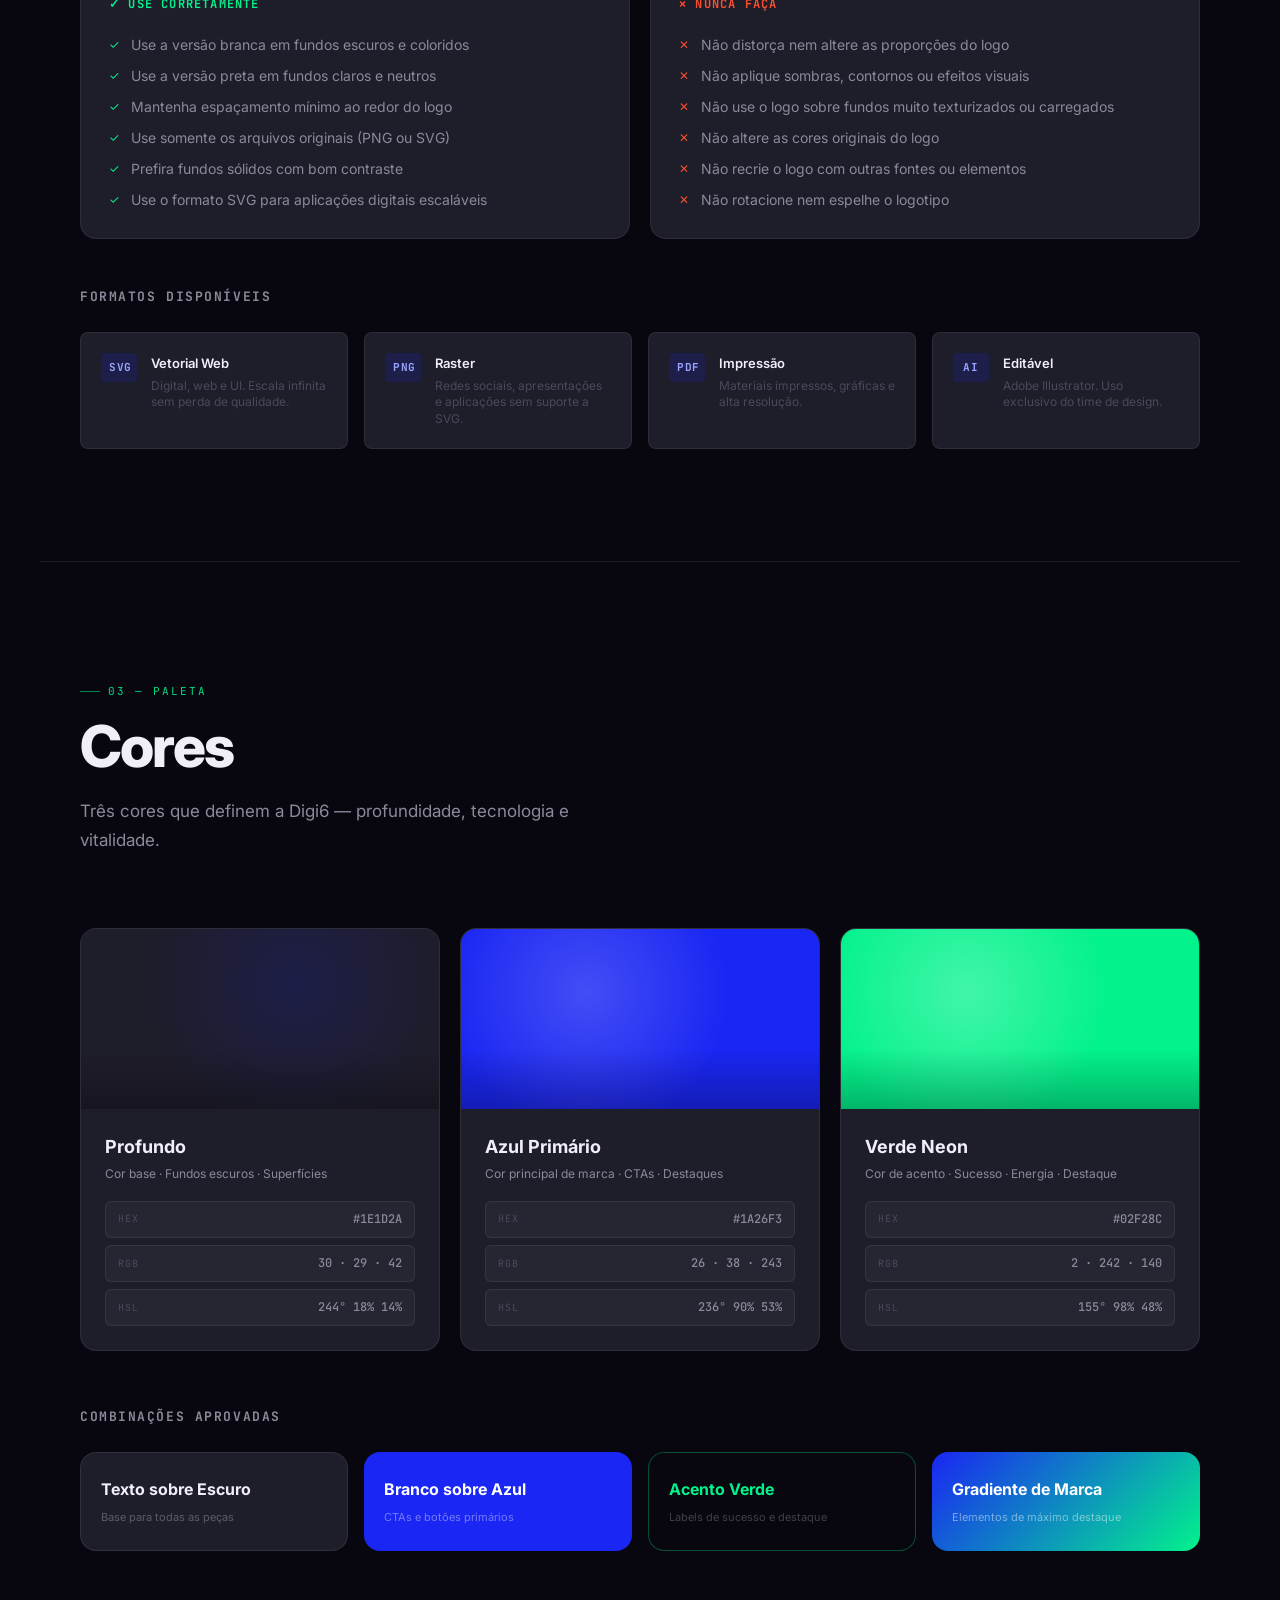
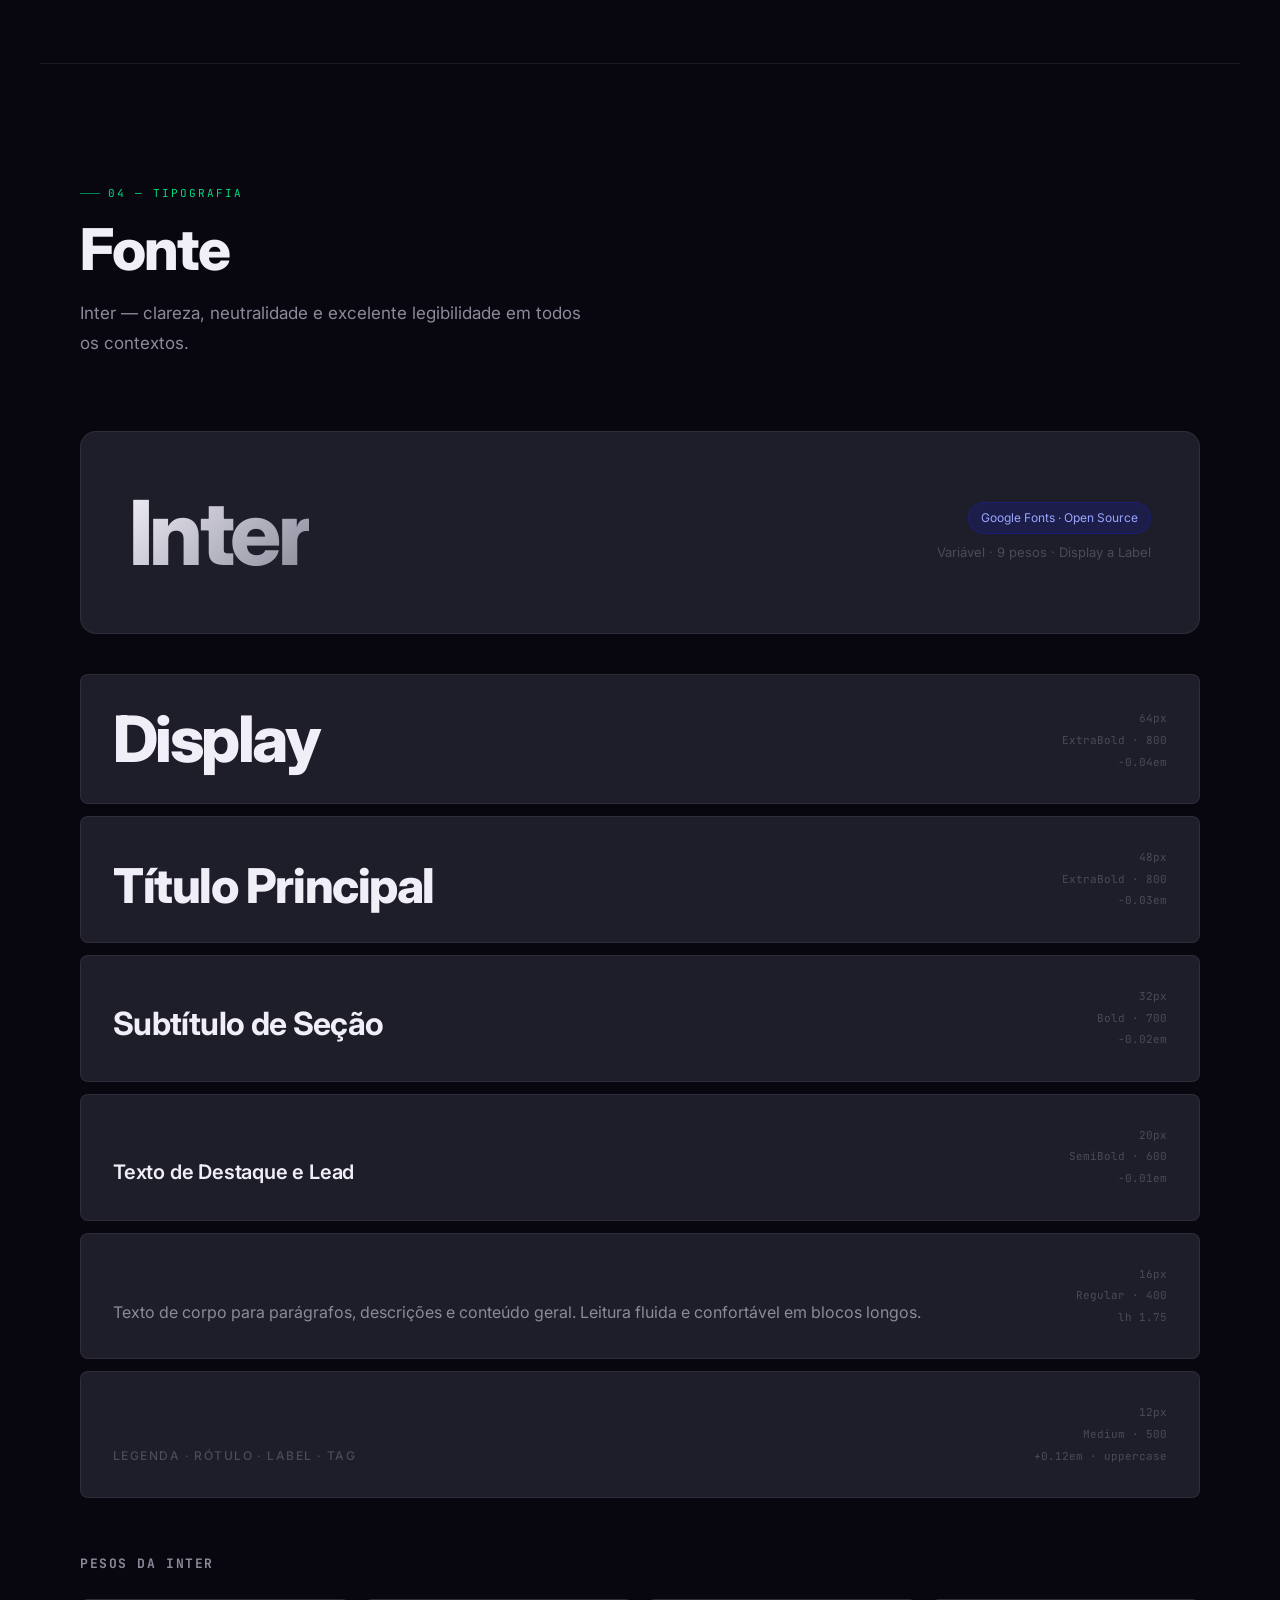
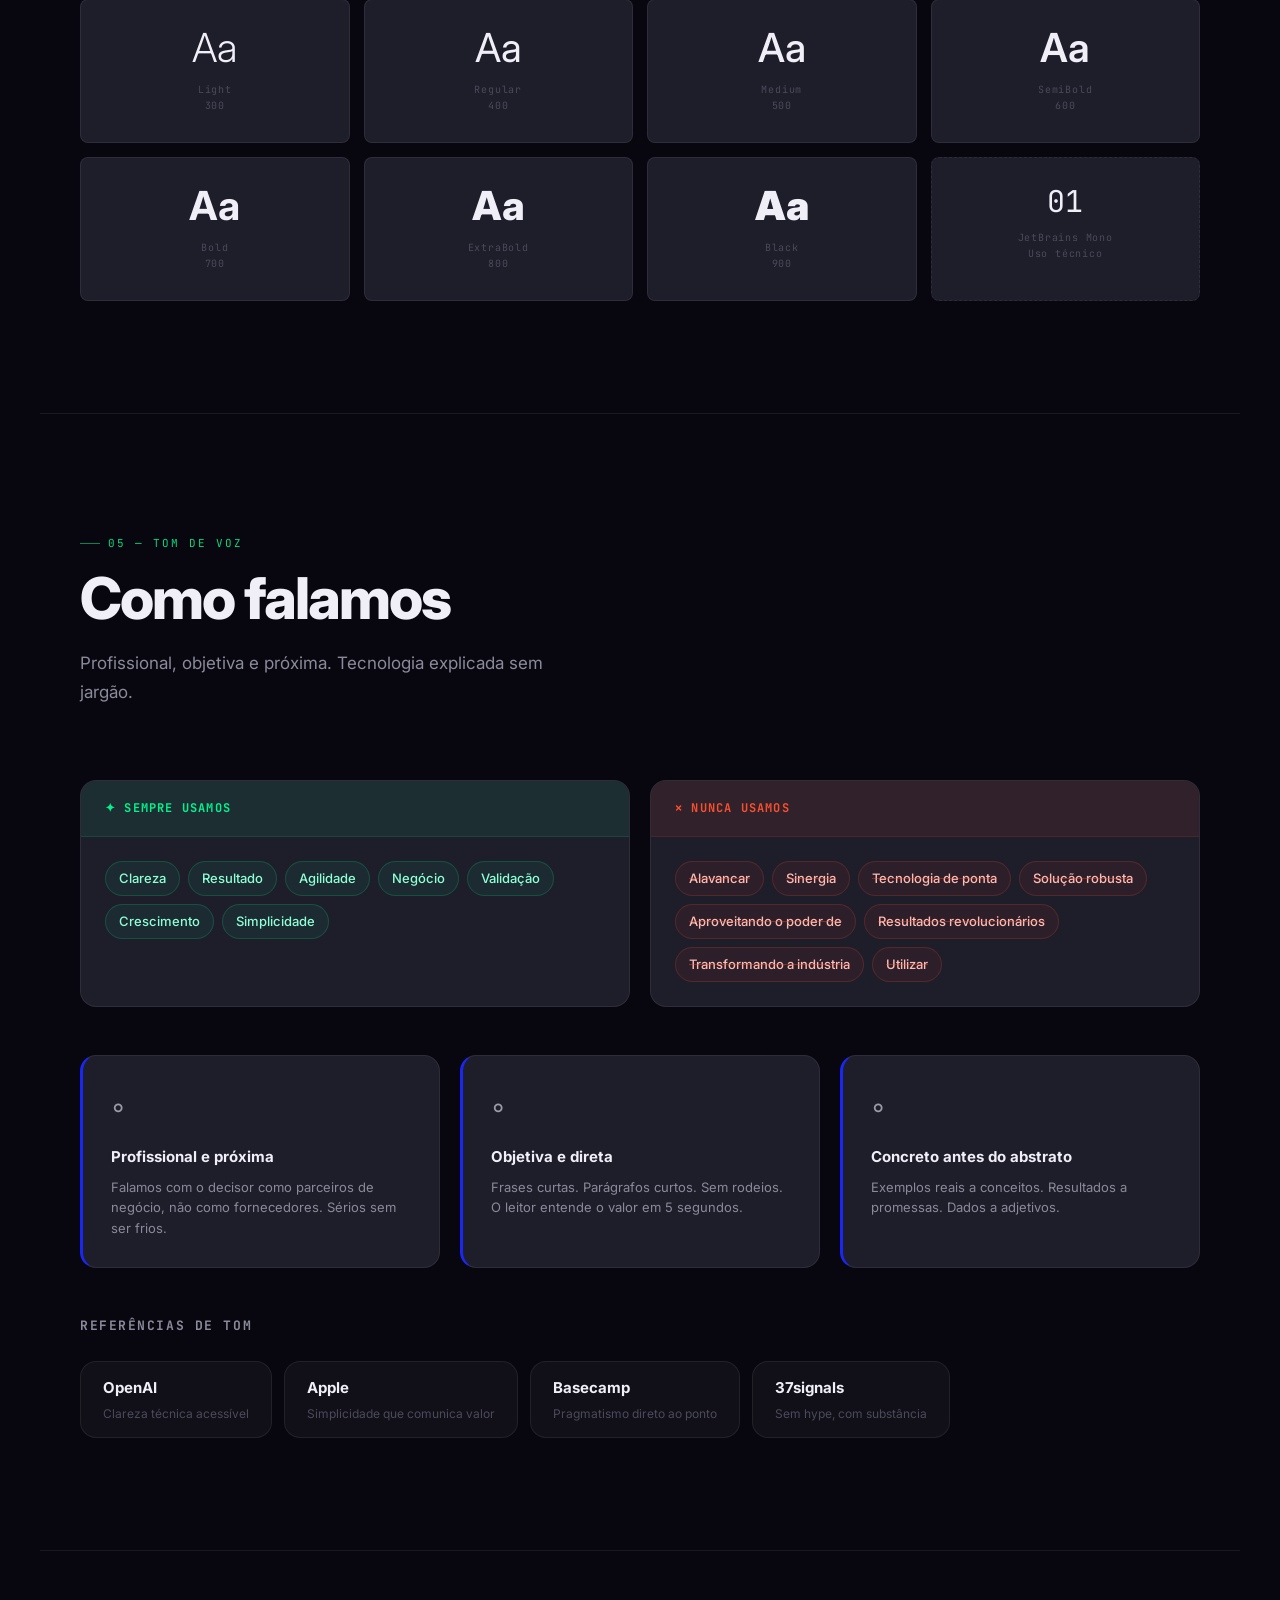
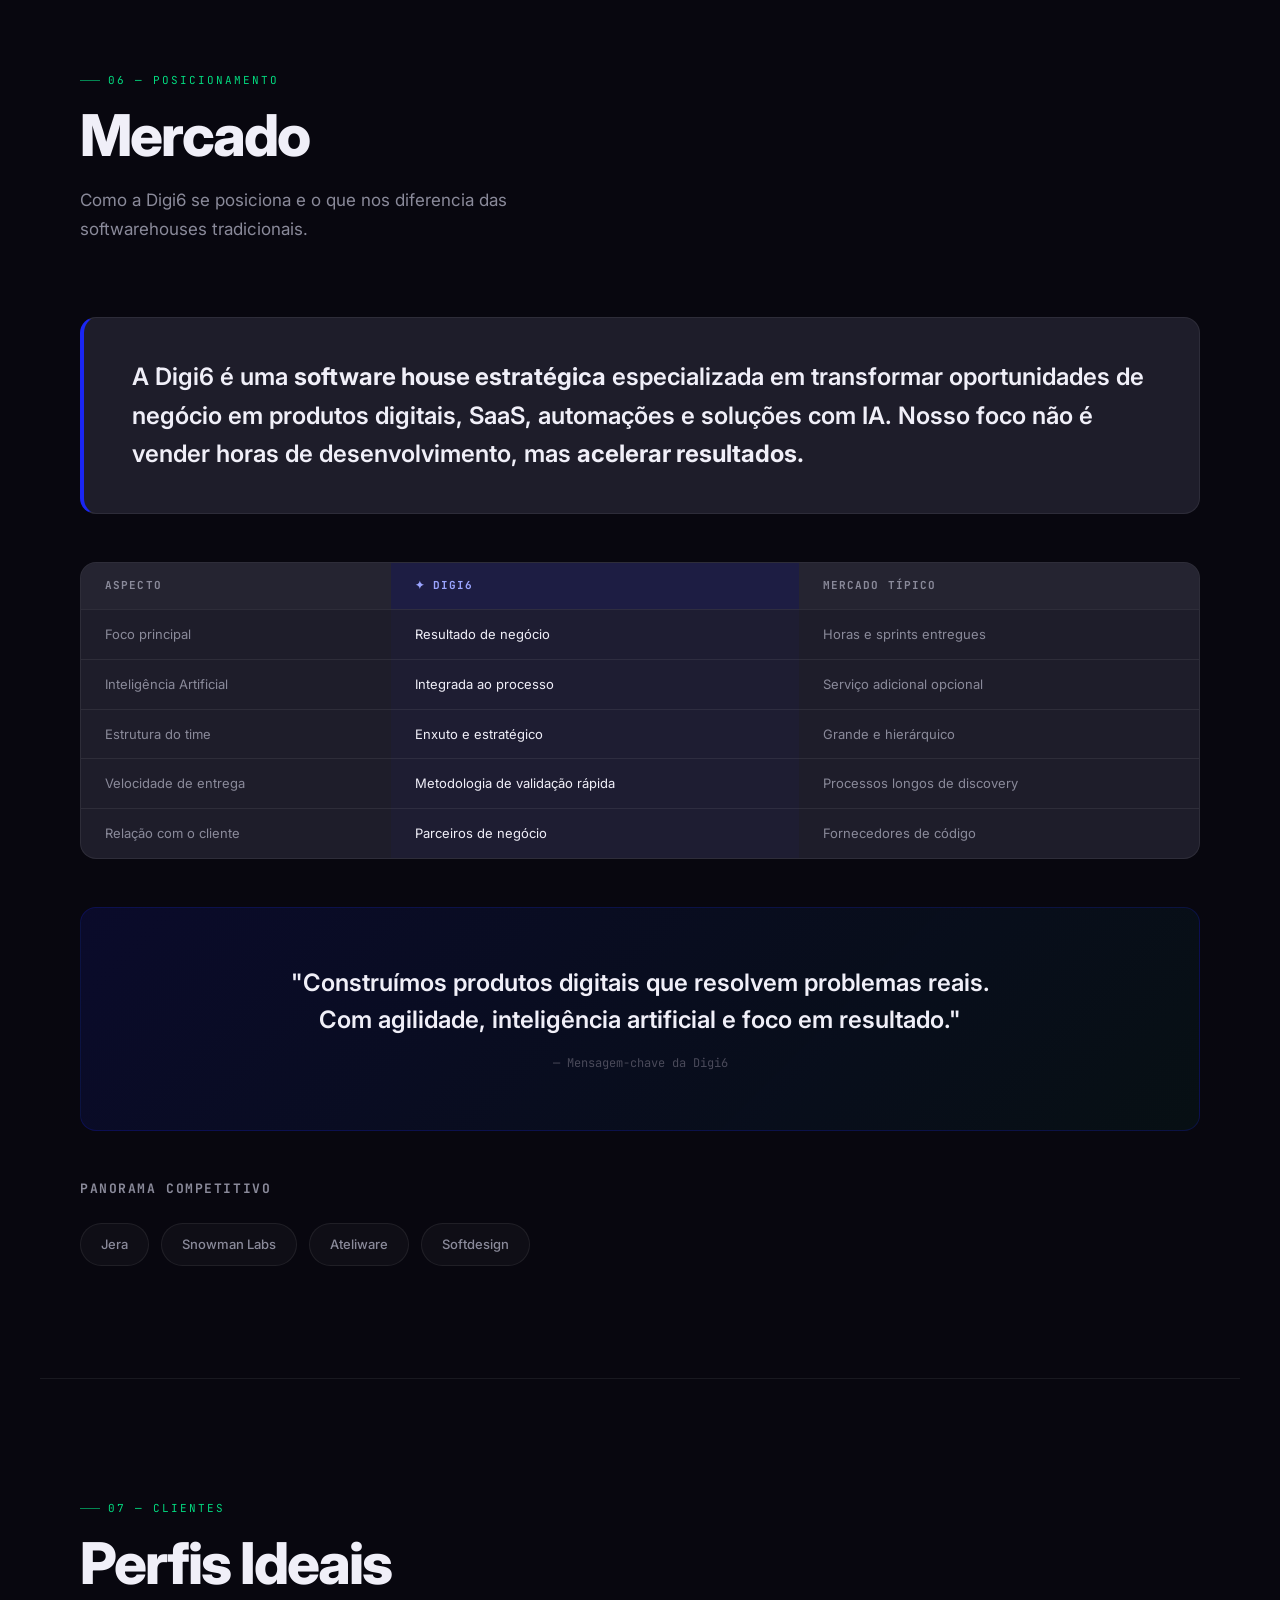
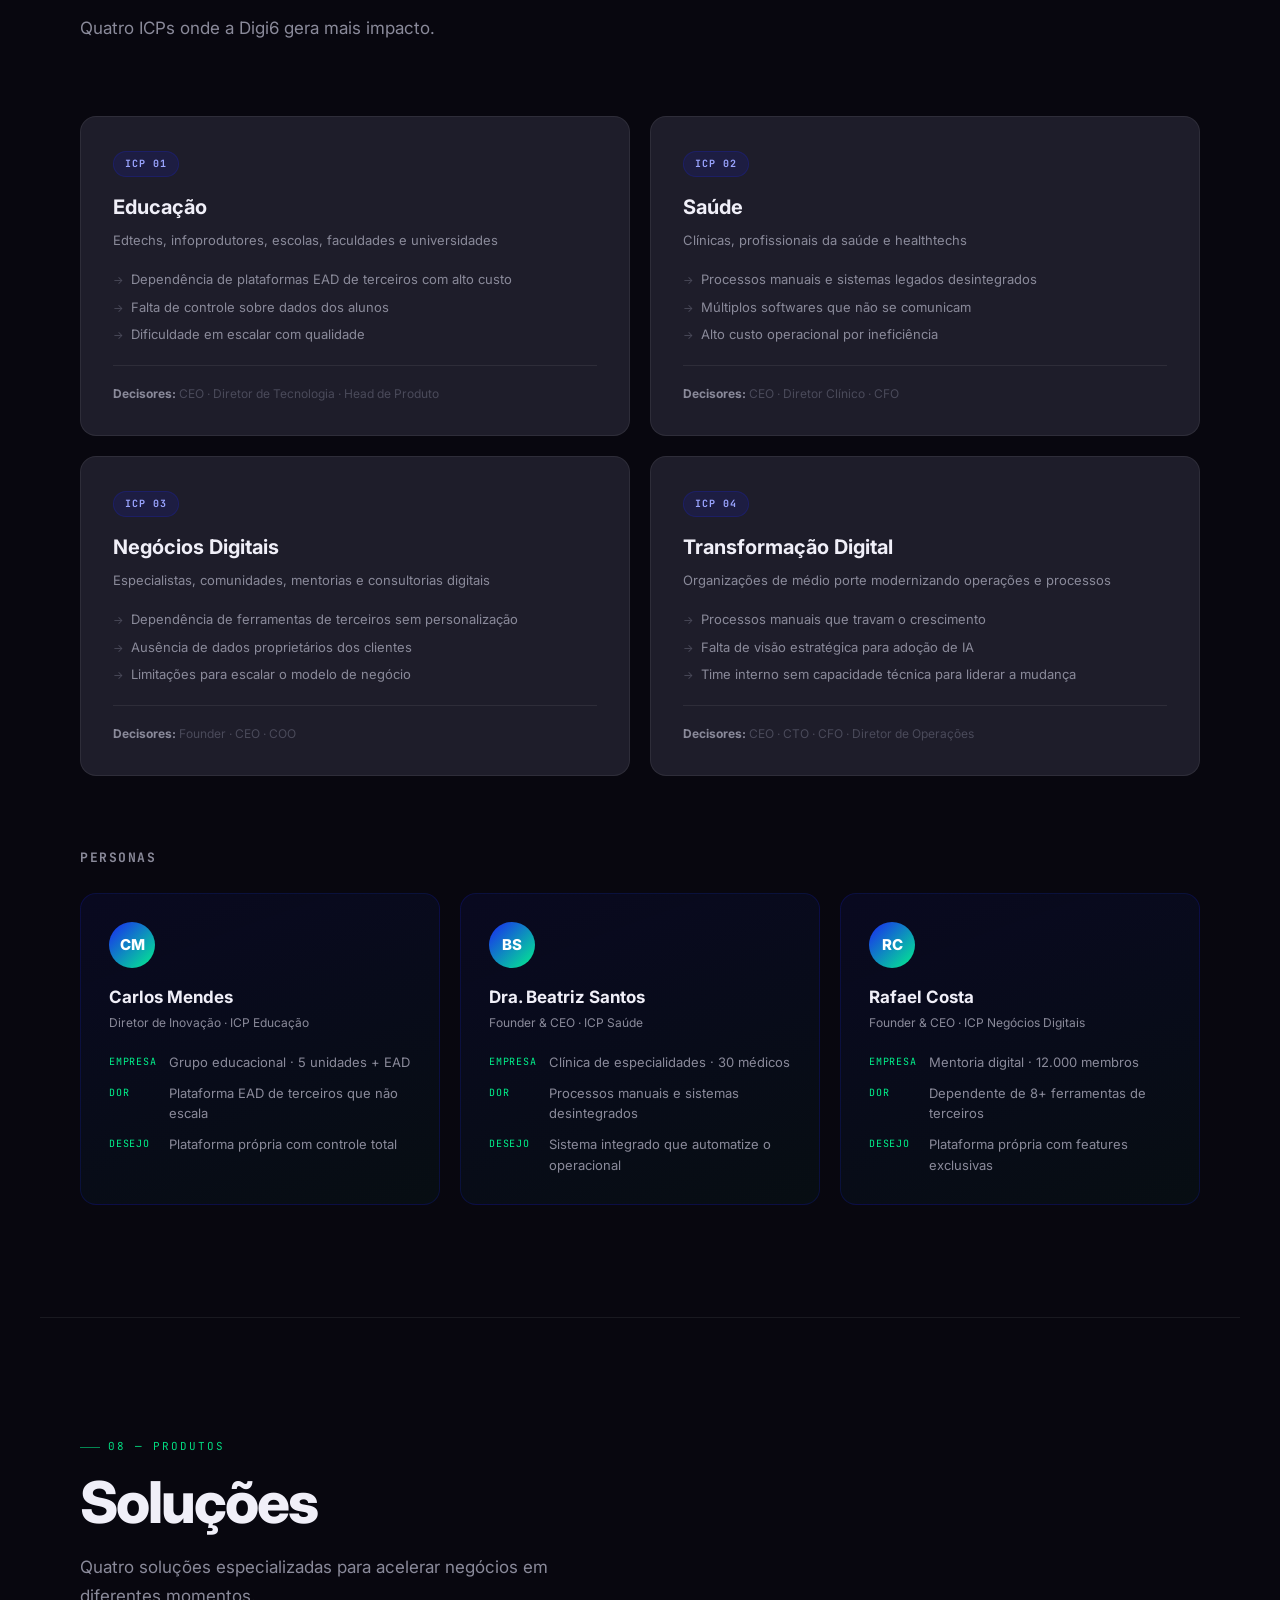
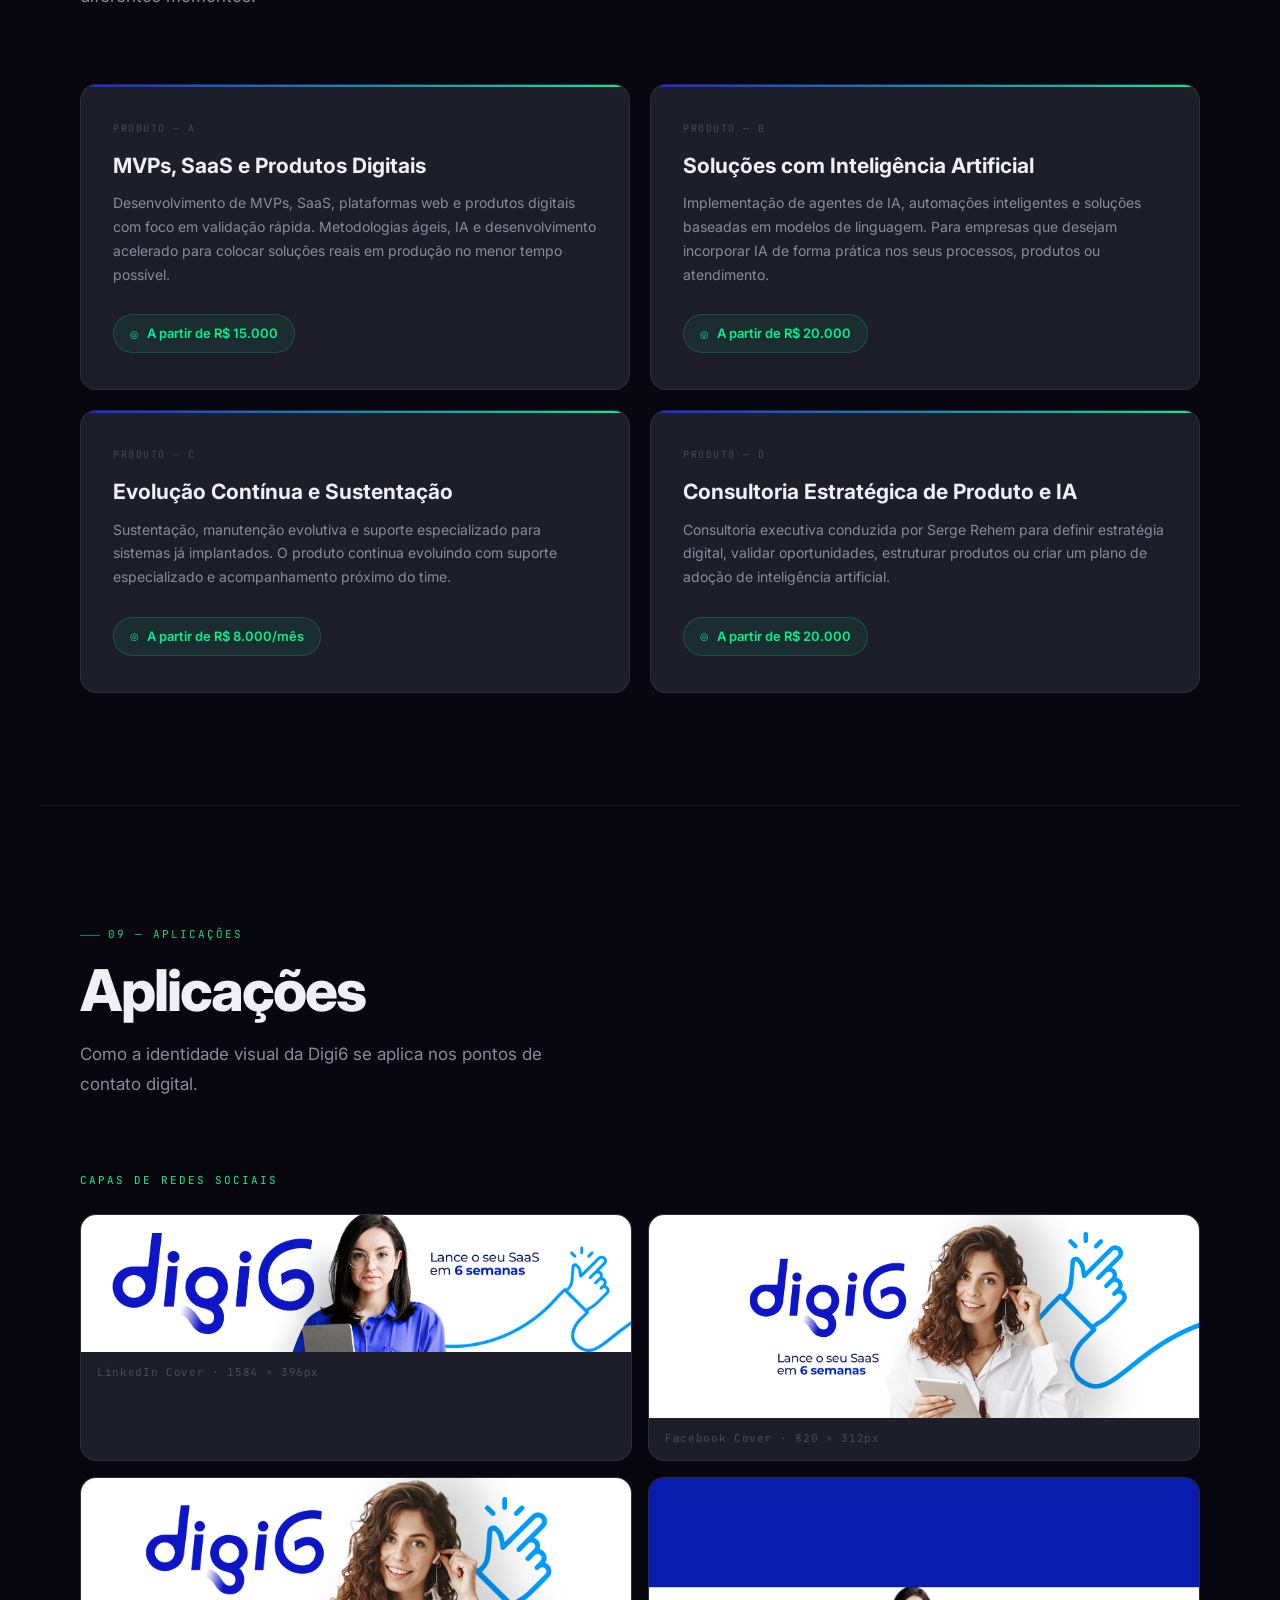
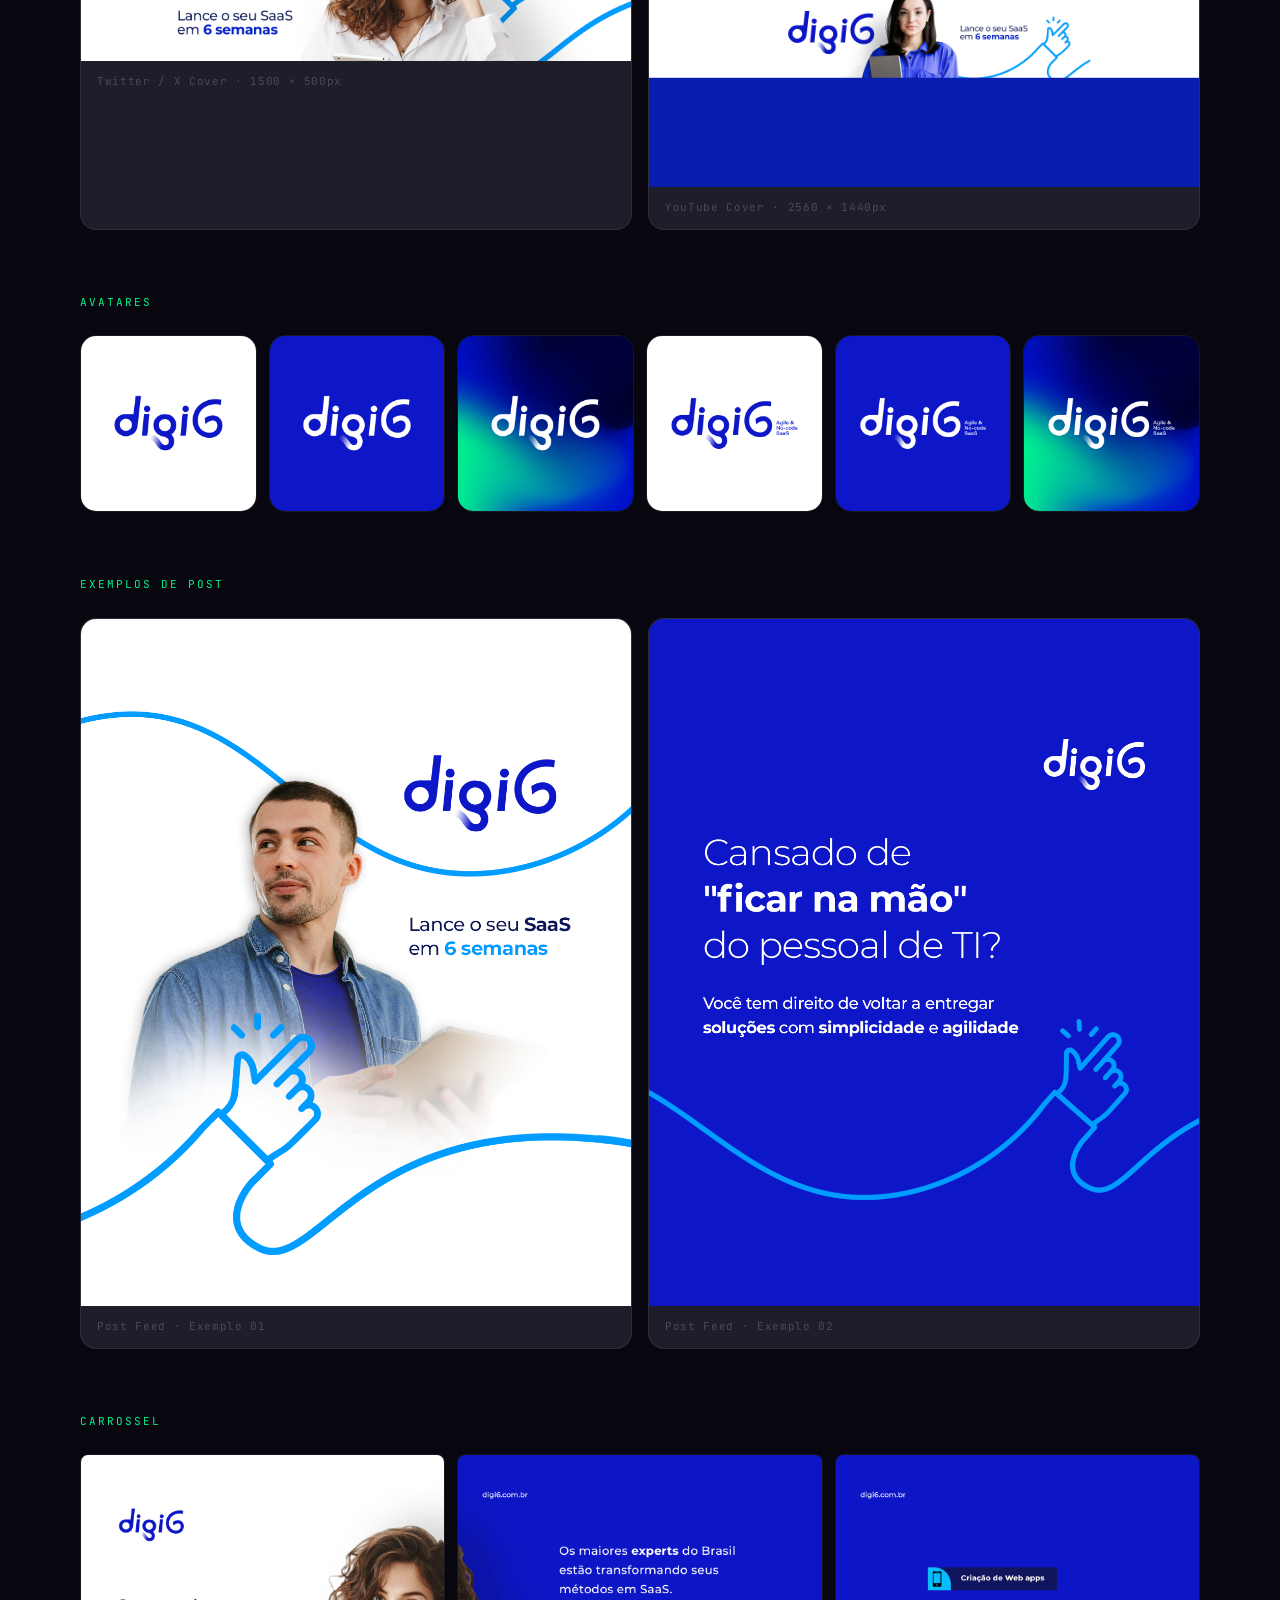
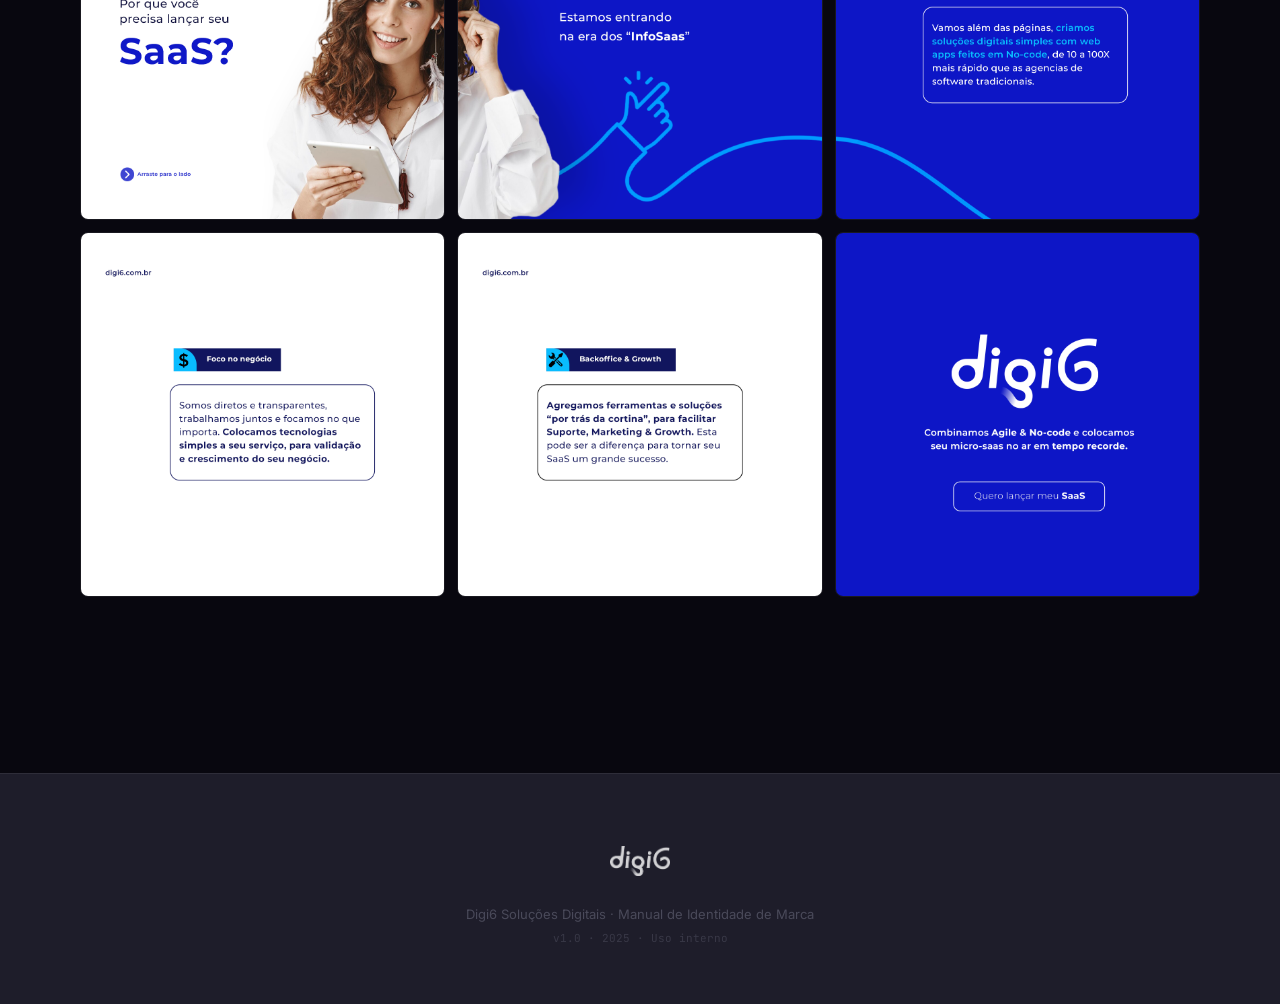
<file: empresa_OS/dna/ativos/page/index.html>
<!DOCTYPE html>
<html lang="pt-BR">
<head>
  <meta charset="UTF-8">
  <meta name="viewport" content="width=device-width, initial-scale=1.0">
  <title>Brandbook — Digi6 Soluções Digitais</title>
  <meta name="description" content="Manual de Identidade de Marca da Digi6 Soluções Digitais">
  <link rel="preconnect" href="https://fonts.googleapis.com">
  <link rel="preconnect" href="https://fonts.gstatic.com" crossorigin>
  <link href="https://fonts.googleapis.com/css2?family=Inter:wght@300;400;500;600;700;800;900&family=JetBrains+Mono:wght@400;500;700&display=swap" rel="stylesheet">
  <link rel="stylesheet" href="style.css">
</head>
<body>

  <!-- PROGRESS BAR -->
  <div id="progress-bar"></div>

  <!-- NAVIGATION -->
  <nav id="main-nav">
    <a href="#hero" class="nav-brand">
      <img src="../branding/Logotipo/Png/Logotipo%20-%20Branco.png" alt="Digi6">
    </a>
    <ul class="nav-links">
      <li><a href="#manifesto"><span class="num">01</span> Manifesto</a></li>
      <li><a href="#logo"><span class="num">02</span> Logo</a></li>
      <li><a href="#cores"><span class="num">03</span> Cores</a></li>
      <li><a href="#tipografia"><span class="num">04</span> Tipografia</a></li>
      <li><a href="#voz"><span class="num">05</span> Tom de Voz</a></li>
      <li><a href="#posicionamento"><span class="num">06</span> Posicionamento</a></li>
      <li><a href="#clientes"><span class="num">07</span> Clientes</a></li>
      <li><a href="#produtos"><span class="num">08</span> Produtos</a></li>
      <li><a href="#aplicacoes"><span class="num">09</span> Aplicações</a></li>
    </ul>
  </nav>

  <!-- ─── HERO ──────────────────────────────── -->
  <section id="hero">
    <div class="hero-bg">
      <div class="blob blob-1"></div>
      <div class="blob blob-2"></div>
      <div class="blob blob-3"></div>
      <div class="hero-grid-overlay"></div>
    </div>
    <div class="hero-content">
      <div class="hero-eyebrow">✦ Manual de Identidade de Marca</div>
      <img
        class="hero-logo-img"
        src="../branding/Logotipo/Png/Logotipo%20-%20Branco.png"
        alt="Digi6 Soluções Digitais"
      >
      <h1 class="hero-title">Brandbook</h1>
      <p class="hero-subtitle-line">Digi6 Soluções Digitais</p>
      <div class="hero-pills">
        <span class="pill blue">Identidade Visual</span>
        <span class="pill">Tom de Voz</span>
        <span class="pill green">Posicionamento</span>
        <span class="pill">Produtos &amp; Clientes</span>
      </div>
      <div class="hero-scroll">
        <span class="arrow">↓</span>
        <span>Role para explorar</span>
      </div>
    </div>
  </section>

  <div class="section-divider"></div>

  <!-- ─── 01 MANIFESTO ─────────────────────── -->
  <section id="manifesto" class="brandbook-section">
    <div class="section-header fade-in">
      <span class="section-tag">01 — Manifesto</span>
      <h2 class="section-title">Quem somos</h2>
      <p class="section-desc">O que acreditamos, por que fazemos o que fazemos e qual resultado entregamos.</p>
    </div>

    <p class="manifesto-statement fade-in">
      Transformamos <em>ideias e oportunidades</em> em soluções digitais que geram <em>resultados reais</em>.
      Não vendemos horas de desenvolvimento — construímos produtos, plataformas e automações que <em>aceleram negócios.</em>
    </p>

    <div class="stats-row fade-in">
      <div class="stat">
        <span class="number">15+</span>
        <span class="label">Anos de experiência em tecnologia e produtos digitais</span>
      </div>
      <div class="stat">
        <span class="number">100+</span>
        <span class="label">Projetos de software, SaaS e automações entregues</span>
      </div>
      <div class="stat">
        <span class="number">4</span>
        <span class="label">Soluções especializadas para diferentes momentos do negócio</span>
      </div>
    </div>

    <div class="mvv-grid fade-in">
      <div class="mvv-card">
        <div class="mvv-icon">◎</div>
        <h3>Missão</h3>
        <p>Transformar ideias e oportunidades em soluções digitais que gerem resultados reais.</p>
      </div>
      <div class="mvv-card">
        <div class="mvv-icon">◈</div>
        <h3>Visão</h3>
        <p>Ser referência nacional em desenvolvimento ágil de software e IA aplicada aos negócios.</p>
      </div>
    </div>

    <div class="fade-in">
      <p class="subsection-title">Valores</p>
      <div class="values-grid">
        <div class="value-card">
          <h4>Clareza acima da complexidade</h4>
          <p>Simplificamos o que é complexo.</p>
        </div>
        <div class="value-card">
          <h4>Liberdade com responsabilidade</h4>
          <p>Autonomia que gera resultado.</p>
        </div>
        <div class="value-card">
          <h4>Resultado antes da vaidade</h4>
          <p>O que importa é o que funciona.</p>
        </div>
        <div class="value-card">
          <h4>Aprendizado contínuo</h4>
          <p>Evoluímos com cada projeto.</p>
        </div>
        <div class="value-card">
          <h4>Clientes satisfeitos acima de volume</h4>
          <p>Qualidade é inegociável.</p>
        </div>
      </div>
    </div>
  </section>

  <div class="section-divider"></div>

  <!-- ─── 02 LOGO ───────────────────────────── -->
  <section id="logo" class="brandbook-section">
    <div class="section-header fade-in">
      <span class="section-tag">02 — Identidade Visual</span>
      <h2 class="section-title">Logotipo</h2>
      <p class="section-desc">Variações do logotipo, regras de aplicação e formatos disponíveis.</p>
    </div>

    <div class="logo-grid fade-in">
      <div class="logo-showcase dark-bg">
        <img src="../branding/Logotipo/Png/Logotipo%20-%2001.png" alt="Logotipo Digi6 – Versão Principal">
        <span class="logo-tag">Versão Principal · Fundo Escuro</span>
      </div>
      <div class="logo-showcase black-bg">
        <img src="../branding/Logotipo/Png/Logotipo%20-%2002.png" alt="Logotipo Digi6 – Versão Alternativa">
        <span class="logo-tag">Versão Alternativa · Fundo Preto</span>
      </div>
      <div class="logo-showcase blue-bg">
        <img src="../branding/Logotipo/Png/Logotipo%20-%20Branco.png" alt="Logotipo Digi6 – Sobre Azul Primário">
        <span class="logo-tag" style="color:rgba(255,255,255,0.55);">Versão Branca · Azul Primário</span>
      </div>
      <div class="logo-showcase white-bg">
        <img src="../branding/Logotipo/Png/Logotipo%20-%20Preto.png" alt="Logotipo Digi6 – Versão Preta">
        <span class="logo-tag">Versão Preta · Fundos Claros</span>
      </div>
    </div>

    <div class="logo-rules fade-in">
      <div class="rules-col do">
        <h3>✓ Use corretamente</h3>
        <ul>
          <li>Use a versão branca em fundos escuros e coloridos</li>
          <li>Use a versão preta em fundos claros e neutros</li>
          <li>Mantenha espaçamento mínimo ao redor do logo</li>
          <li>Use somente os arquivos originais (PNG ou SVG)</li>
          <li>Prefira fundos sólidos com bom contraste</li>
          <li>Use o formato SVG para aplicações digitais escaláveis</li>
        </ul>
      </div>
      <div class="rules-col dont">
        <h3>✕ Nunca faça</h3>
        <ul>
          <li>Não distorça nem altere as proporções do logo</li>
          <li>Não aplique sombras, contornos ou efeitos visuais</li>
          <li>Não use o logo sobre fundos muito texturizados ou carregados</li>
          <li>Não altere as cores originais do logo</li>
          <li>Não recrie o logo com outras fontes ou elementos</li>
          <li>Não rotacione nem espelhe o logotipo</li>
        </ul>
      </div>
    </div>

    <div class="fade-in">
      <p class="subsection-title">Formatos disponíveis</p>
      <div class="formats-grid">
        <div class="format-item">
          <div class="format-icon">SVG</div>
          <div class="format-info">
            <strong>Vetorial Web</strong>
            <span>Digital, web e UI. Escala infinita sem perda de qualidade.</span>
          </div>
        </div>
        <div class="format-item">
          <div class="format-icon">PNG</div>
          <div class="format-info">
            <strong>Raster</strong>
            <span>Redes sociais, apresentações e aplicações sem suporte a SVG.</span>
          </div>
        </div>
        <div class="format-item">
          <div class="format-icon">PDF</div>
          <div class="format-info">
            <strong>Impressão</strong>
            <span>Materiais impressos, gráficas e alta resolução.</span>
          </div>
        </div>
        <div class="format-item">
          <div class="format-icon">AI</div>
          <div class="format-info">
            <strong>Editável</strong>
            <span>Adobe Illustrator. Uso exclusivo do time de design.</span>
          </div>
        </div>
      </div>
    </div>
  </section>

  <div class="section-divider"></div>

  <!-- ─── 03 CORES ──────────────────────────── -->
  <section id="cores" class="brandbook-section">
    <div class="section-header fade-in">
      <span class="section-tag">03 — Paleta</span>
      <h2 class="section-title">Cores</h2>
      <p class="section-desc">Três cores que definem a Digi6 — profundidade, tecnologia e vitalidade.</p>
    </div>

    <div class="color-swatches fade-in">
      <!-- Profundo -->
      <div class="color-swatch">
        <div class="swatch-block" style="background:#1E1D2A;">
          <div style="position:absolute;inset:0;background:radial-gradient(circle at 60% 30%,rgba(26,38,243,0.15),transparent 60%);"></div>
        </div>
        <div class="swatch-info">
          <div class="swatch-name">Profundo</div>
          <div class="swatch-role">Cor base · Fundos escuros · Superfícies</div>
          <div class="swatch-values">
            <div class="swatch-row">
              <span class="key">HEX</span><span class="val">#1E1D2A</span>
            </div>
            <div class="swatch-row">
              <span class="key">RGB</span><span class="val">30 · 29 · 42</span>
            </div>
            <div class="swatch-row">
              <span class="key">HSL</span><span class="val">244° 18% 14%</span>
            </div>
          </div>
        </div>
      </div>

      <!-- Azul Primário -->
      <div class="color-swatch">
        <div class="swatch-block" style="background:#1A26F3;">
          <div style="position:absolute;inset:0;background:radial-gradient(circle at 35% 35%,rgba(255,255,255,0.18),transparent 55%);"></div>
        </div>
        <div class="swatch-info">
          <div class="swatch-name">Azul Primário</div>
          <div class="swatch-role">Cor principal de marca · CTAs · Destaques</div>
          <div class="swatch-values">
            <div class="swatch-row">
              <span class="key">HEX</span><span class="val">#1A26F3</span>
            </div>
            <div class="swatch-row">
              <span class="key">RGB</span><span class="val">26 · 38 · 243</span>
            </div>
            <div class="swatch-row">
              <span class="key">HSL</span><span class="val">236° 90% 53%</span>
            </div>
          </div>
        </div>
      </div>

      <!-- Verde Neon -->
      <div class="color-swatch">
        <div class="swatch-block" style="background:#02F28C;">
          <div style="position:absolute;inset:0;background:radial-gradient(circle at 35% 35%,rgba(255,255,255,0.25),transparent 55%);"></div>
        </div>
        <div class="swatch-info">
          <div class="swatch-name">Verde Neon</div>
          <div class="swatch-role">Cor de acento · Sucesso · Energia · Destaque</div>
          <div class="swatch-values">
            <div class="swatch-row">
              <span class="key">HEX</span><span class="val">#02F28C</span>
            </div>
            <div class="swatch-row">
              <span class="key">RGB</span><span class="val">2 · 242 · 140</span>
            </div>
            <div class="swatch-row">
              <span class="key">HSL</span><span class="val">155° 98% 48%</span>
            </div>
          </div>
        </div>
      </div>
    </div>

    <div class="fade-in">
      <p class="subsection-title">Combinações aprovadas</p>
      <div class="combos-grid">
        <div class="combo" style="background:#1E1D2A;border:1px solid rgba(255,255,255,0.08);">
          <span class="combo-label" style="color:#F0EFF8;">Texto sobre Escuro</span>
          <span class="combo-desc" style="color:rgba(240,239,248,0.45);">Base para todas as peças</span>
        </div>
        <div class="combo" style="background:#1A26F3;">
          <span class="combo-label" style="color:#fff;">Branco sobre Azul</span>
          <span class="combo-desc" style="color:rgba(255,255,255,0.6);">CTAs e botões primários</span>
        </div>
        <div class="combo" style="background:#08070f;border:1px solid rgba(2,242,140,0.3);">
          <span class="combo-label" style="color:#02F28C;">Acento Verde</span>
          <span class="combo-desc" style="color:rgba(255,255,255,0.35);">Labels de sucesso e destaque</span>
        </div>
        <div class="combo" style="background:linear-gradient(135deg,#1A26F3,#02F28C);">
          <span class="combo-label" style="color:#fff;">Gradiente de Marca</span>
          <span class="combo-desc" style="color:rgba(255,255,255,0.7);">Elementos de máximo destaque</span>
        </div>
      </div>
    </div>
  </section>

  <div class="section-divider"></div>

  <!-- ─── 04 TIPOGRAFIA ─────────────────────── -->
  <section id="tipografia" class="brandbook-section">
    <div class="section-header fade-in">
      <span class="section-tag">04 — Tipografia</span>
      <h2 class="section-title">Fonte</h2>
      <p class="section-desc">Inter — clareza, neutralidade e excelente legibilidade em todos os contextos.</p>
    </div>

    <div class="font-hero fade-in">
      <div class="font-name">Inter</div>
      <div class="font-meta">
        <span class="tag">Google Fonts · Open Source</span>
        <p>Variável · 9 pesos · Display a Label</p>
      </div>
    </div>

    <div class="type-scale fade-in">
      <div class="type-row">
        <div class="sample" style="font-size:64px;font-weight:800;letter-spacing:-0.04em;line-height:1;">Display</div>
        <div class="meta">
          <span>64px</span><span>ExtraBold · 800</span><span>−0.04em</span>
        </div>
      </div>
      <div class="type-row">
        <div class="sample" style="font-size:48px;font-weight:800;letter-spacing:-0.03em;line-height:1;">Título Principal</div>
        <div class="meta">
          <span>48px</span><span>ExtraBold · 800</span><span>−0.03em</span>
        </div>
      </div>
      <div class="type-row">
        <div class="sample" style="font-size:32px;font-weight:700;letter-spacing:-0.02em;">Subtítulo de Seção</div>
        <div class="meta">
          <span>32px</span><span>Bold · 700</span><span>−0.02em</span>
        </div>
      </div>
      <div class="type-row">
        <div class="sample" style="font-size:20px;font-weight:600;letter-spacing:-0.01em;">Texto de Destaque e Lead</div>
        <div class="meta">
          <span>20px</span><span>SemiBold · 600</span><span>−0.01em</span>
        </div>
      </div>
      <div class="type-row">
        <div class="sample" style="font-size:16px;font-weight:400;line-height:1.75;color:#8A8A9A;">Texto de corpo para parágrafos, descrições e conteúdo geral. Leitura fluida e confortável em blocos longos.</div>
        <div class="meta">
          <span>16px</span><span>Regular · 400</span><span>lh 1.75</span>
        </div>
      </div>
      <div class="type-row">
        <div class="sample" style="font-size:12px;font-weight:500;text-transform:uppercase;letter-spacing:0.12em;color:#4A4A5A;">LEGENDA · RÓTULO · LABEL · TAG</div>
        <div class="meta">
          <span>12px</span><span>Medium · 500</span><span>+0.12em · uppercase</span>
        </div>
      </div>
    </div>

    <div class="fade-in">
      <p class="subsection-title">Pesos da Inter</p>
      <div class="weight-grid">
        <div class="weight-card">
          <div class="sample" style="font-weight:300;">Aa</div>
          <div class="meta">Light<br>300</div>
        </div>
        <div class="weight-card">
          <div class="sample" style="font-weight:400;">Aa</div>
          <div class="meta">Regular<br>400</div>
        </div>
        <div class="weight-card">
          <div class="sample" style="font-weight:500;">Aa</div>
          <div class="meta">Medium<br>500</div>
        </div>
        <div class="weight-card">
          <div class="sample" style="font-weight:600;">Aa</div>
          <div class="meta">SemiBold<br>600</div>
        </div>
        <div class="weight-card">
          <div class="sample" style="font-weight:700;">Aa</div>
          <div class="meta">Bold<br>700</div>
        </div>
        <div class="weight-card">
          <div class="sample" style="font-weight:800;">Aa</div>
          <div class="meta">ExtraBold<br>800</div>
        </div>
        <div class="weight-card">
          <div class="sample" style="font-weight:900;">Aa</div>
          <div class="meta">Black<br>900</div>
        </div>
        <div class="weight-card mono">
          <div class="sample" style="font-family:'JetBrains Mono',monospace;font-size:30px;">01</div>
          <div class="meta">JetBrains Mono<br>Uso técnico</div>
        </div>
      </div>
    </div>
  </section>

  <div class="section-divider"></div>

  <!-- ─── 05 TOM DE VOZ ─────────────────────── -->
  <section id="voz" class="brandbook-section">
    <div class="section-header fade-in">
      <span class="section-tag">05 — Tom de Voz</span>
      <h2 class="section-title">Como falamos</h2>
      <p class="section-desc">Profissional, objetiva e próxima. Tecnologia explicada sem jargão.</p>
    </div>

    <div class="word-grids fade-in">
      <div class="word-grid-col always">
        <div class="word-grid-header">✦ Sempre usamos</div>
        <div class="word-grid-body">
          <span class="word-chip">Clareza</span>
          <span class="word-chip">Resultado</span>
          <span class="word-chip">Agilidade</span>
          <span class="word-chip">Negócio</span>
          <span class="word-chip">Validação</span>
          <span class="word-chip">Crescimento</span>
          <span class="word-chip">Simplicidade</span>
        </div>
      </div>
      <div class="word-grid-col never">
        <div class="word-grid-header">✕ Nunca usamos</div>
        <div class="word-grid-body">
          <span class="word-chip">Alavancar</span>
          <span class="word-chip">Sinergia</span>
          <span class="word-chip">Tecnologia de ponta</span>
          <span class="word-chip">Solução robusta</span>
          <span class="word-chip">Aproveitando o poder de</span>
          <span class="word-chip">Resultados revolucionários</span>
          <span class="word-chip">Transformando a indústria</span>
          <span class="word-chip">Utilizar</span>
        </div>
      </div>
    </div>

    <div class="tone-cards fade-in">
      <div class="tone-card">
        <div class="t-icon">◦</div>
        <h3>Profissional e próxima</h3>
        <p>Falamos com o decisor como parceiros de negócio, não como fornecedores. Sérios sem ser frios.</p>
      </div>
      <div class="tone-card">
        <div class="t-icon">◦</div>
        <h3>Objetiva e direta</h3>
        <p>Frases curtas. Parágrafos curtos. Sem rodeios. O leitor entende o valor em 5 segundos.</p>
      </div>
      <div class="tone-card">
        <div class="t-icon">◦</div>
        <h3>Concreto antes do abstrato</h3>
        <p>Exemplos reais a conceitos. Resultados a promessas. Dados a adjetivos.</p>
      </div>
    </div>

    <div class="fade-in">
      <p class="subsection-title">Referências de tom</p>
      <div class="ref-brands">
        <div class="ref-brand">
          <div class="brand-name">OpenAI</div>
          <div class="brand-note">Clareza técnica acessível</div>
        </div>
        <div class="ref-brand">
          <div class="brand-name">Apple</div>
          <div class="brand-note">Simplicidade que comunica valor</div>
        </div>
        <div class="ref-brand">
          <div class="brand-name">Basecamp</div>
          <div class="brand-note">Pragmatismo direto ao ponto</div>
        </div>
        <div class="ref-brand">
          <div class="brand-name">37signals</div>
          <div class="brand-note">Sem hype, com substância</div>
        </div>
      </div>
    </div>
  </section>

  <div class="section-divider"></div>

  <!-- ─── 06 POSICIONAMENTO ─────────────────── -->
  <section id="posicionamento" class="brandbook-section">
    <div class="section-header fade-in">
      <span class="section-tag">06 — Posicionamento</span>
      <h2 class="section-title">Mercado</h2>
      <p class="section-desc">Como a Digi6 se posiciona e o que nos diferencia das softwarehouses tradicionais.</p>
    </div>

    <blockquote class="pos-statement fade-in">
      A Digi6 é uma <strong>software house estratégica</strong> especializada em transformar
      oportunidades de negócio em produtos digitais, SaaS, automações e soluções com IA.
      Nosso foco não é vender horas de desenvolvimento, mas <strong>acelerar resultados.</strong>
    </blockquote>

    <div class="competitor-wrapper fade-in">
      <table class="comp-table">
        <thead>
          <tr>
            <th>Aspecto</th>
            <th class="digi6">✦ Digi6</th>
            <th>Mercado típico</th>
          </tr>
        </thead>
        <tbody>
          <tr>
            <td>Foco principal</td>
            <td class="digi6">Resultado de negócio</td>
            <td>Horas e sprints entregues</td>
          </tr>
          <tr>
            <td>Inteligência Artificial</td>
            <td class="digi6">Integrada ao processo</td>
            <td>Serviço adicional opcional</td>
          </tr>
          <tr>
            <td>Estrutura do time</td>
            <td class="digi6">Enxuto e estratégico</td>
            <td>Grande e hierárquico</td>
          </tr>
          <tr>
            <td>Velocidade de entrega</td>
            <td class="digi6">Metodologia de validação rápida</td>
            <td>Processos longos de discovery</td>
          </tr>
          <tr>
            <td>Relação com o cliente</td>
            <td class="digi6">Parceiros de negócio</td>
            <td>Fornecedores de código</td>
          </tr>
        </tbody>
      </table>
    </div>

    <div class="key-msg fade-in">
      <p>"Construímos produtos digitais que resolvem problemas reais.<br>Com agilidade, inteligência artificial e foco em resultado."</p>
      <cite>— Mensagem-chave da Digi6</cite>
    </div>

    <div class="fade-in">
      <p class="subsection-title">Panorama competitivo</p>
      <div class="competitors-list">
        <span class="competitor-chip">Jera</span>
        <span class="competitor-chip">Snowman Labs</span>
        <span class="competitor-chip">Ateliware</span>
        <span class="competitor-chip">Softdesign</span>
      </div>
    </div>
  </section>

  <div class="section-divider"></div>

  <!-- ─── 07 CLIENTES ───────────────────────── -->
  <section id="clientes" class="brandbook-section">
    <div class="section-header fade-in">
      <span class="section-tag">07 — Clientes</span>
      <h2 class="section-title">Perfis Ideais</h2>
      <p class="section-desc">Quatro ICPs onde a Digi6 gera mais impacto.</p>
    </div>

    <div class="icp-grid fade-in">
      <div class="icp-card">
        <span class="icp-tag">ICP 01</span>
        <h3>Educação</h3>
        <p class="segment">Edtechs, infoprodutores, escolas, faculdades e universidades</p>
        <ul class="icp-pains">
          <li>Dependência de plataformas EAD de terceiros com alto custo</li>
          <li>Falta de controle sobre dados dos alunos</li>
          <li>Dificuldade em escalar com qualidade</li>
        </ul>
        <div class="icp-decision"><strong>Decisores:</strong> CEO · Diretor de Tecnologia · Head de Produto</div>
      </div>

      <div class="icp-card">
        <span class="icp-tag">ICP 02</span>
        <h3>Saúde</h3>
        <p class="segment">Clínicas, profissionais da saúde e healthtechs</p>
        <ul class="icp-pains">
          <li>Processos manuais e sistemas legados desintegrados</li>
          <li>Múltiplos softwares que não se comunicam</li>
          <li>Alto custo operacional por ineficiência</li>
        </ul>
        <div class="icp-decision"><strong>Decisores:</strong> CEO · Diretor Clínico · CFO</div>
      </div>

      <div class="icp-card">
        <span class="icp-tag">ICP 03</span>
        <h3>Negócios Digitais</h3>
        <p class="segment">Especialistas, comunidades, mentorias e consultorias digitais</p>
        <ul class="icp-pains">
          <li>Dependência de ferramentas de terceiros sem personalização</li>
          <li>Ausência de dados proprietários dos clientes</li>
          <li>Limitações para escalar o modelo de negócio</li>
        </ul>
        <div class="icp-decision"><strong>Decisores:</strong> Founder · CEO · COO</div>
      </div>

      <div class="icp-card">
        <span class="icp-tag">ICP 04</span>
        <h3>Transformação Digital</h3>
        <p class="segment">Organizações de médio porte modernizando operações e processos</p>
        <ul class="icp-pains">
          <li>Processos manuais que travam o crescimento</li>
          <li>Falta de visão estratégica para adoção de IA</li>
          <li>Time interno sem capacidade técnica para liderar a mudança</li>
        </ul>
        <div class="icp-decision"><strong>Decisores:</strong> CEO · CTO · CFO · Diretor de Operações</div>
      </div>
    </div>

    <div class="fade-in">
      <p class="subsection-title">Personas</p>
      <div class="persona-cards">
        <div class="persona-card">
          <div class="persona-avatar">CM</div>
          <div class="persona-name">Carlos Mendes</div>
          <div class="persona-role">Diretor de Inovação · ICP Educação</div>
          <div class="persona-facts">
            <div class="persona-fact">
              <span class="fact-key">Empresa</span>
              <span>Grupo educacional · 5 unidades + EAD</span>
            </div>
            <div class="persona-fact">
              <span class="fact-key">Dor</span>
              <span>Plataforma EAD de terceiros que não escala</span>
            </div>
            <div class="persona-fact">
              <span class="fact-key">Desejo</span>
              <span>Plataforma própria com controle total</span>
            </div>
          </div>
        </div>

        <div class="persona-card">
          <div class="persona-avatar">BS</div>
          <div class="persona-name">Dra. Beatriz Santos</div>
          <div class="persona-role">Founder &amp; CEO · ICP Saúde</div>
          <div class="persona-facts">
            <div class="persona-fact">
              <span class="fact-key">Empresa</span>
              <span>Clínica de especialidades · 30 médicos</span>
            </div>
            <div class="persona-fact">
              <span class="fact-key">Dor</span>
              <span>Processos manuais e sistemas desintegrados</span>
            </div>
            <div class="persona-fact">
              <span class="fact-key">Desejo</span>
              <span>Sistema integrado que automatize o operacional</span>
            </div>
          </div>
        </div>

        <div class="persona-card">
          <div class="persona-avatar">RC</div>
          <div class="persona-name">Rafael Costa</div>
          <div class="persona-role">Founder &amp; CEO · ICP Negócios Digitais</div>
          <div class="persona-facts">
            <div class="persona-fact">
              <span class="fact-key">Empresa</span>
              <span>Mentoria digital · 12.000 membros</span>
            </div>
            <div class="persona-fact">
              <span class="fact-key">Dor</span>
              <span>Dependente de 8+ ferramentas de terceiros</span>
            </div>
            <div class="persona-fact">
              <span class="fact-key">Desejo</span>
              <span>Plataforma própria com features exclusivas</span>
            </div>
          </div>
        </div>
      </div>
    </div>
  </section>

  <div class="section-divider"></div>

  <!-- ─── 08 PRODUTOS ───────────────────────── -->
  <section id="produtos" class="brandbook-section">
    <div class="section-header fade-in">
      <span class="section-tag">08 — Produtos</span>
      <h2 class="section-title">Soluções</h2>
      <p class="section-desc">Quatro soluções especializadas para acelerar negócios em diferentes momentos.</p>
    </div>

    <div class="produtos-grid fade-in">
      <div class="produto-card">
        <span class="produto-index">PRODUTO — A</span>
        <h3>MVPs, SaaS e Produtos Digitais</h3>
        <p class="desc">Desenvolvimento de MVPs, SaaS, plataformas web e produtos digitais com foco em validação rápida. Metodologias ágeis, IA e desenvolvimento acelerado para colocar soluções reais em produção no menor tempo possível.</p>
        <div class="ticket">A partir de R$ 15.000</div>
      </div>

      <div class="produto-card">
        <span class="produto-index">PRODUTO — B</span>
        <h3>Soluções com Inteligência Artificial</h3>
        <p class="desc">Implementação de agentes de IA, automações inteligentes e soluções baseadas em modelos de linguagem. Para empresas que desejam incorporar IA de forma prática nos seus processos, produtos ou atendimento.</p>
        <div class="ticket">A partir de R$ 20.000</div>
      </div>

      <div class="produto-card">
        <span class="produto-index">PRODUTO — C</span>
        <h3>Evolução Contínua e Sustentação</h3>
        <p class="desc">Sustentação, manutenção evolutiva e suporte especializado para sistemas já implantados. O produto continua evoluindo com suporte especializado e acompanhamento próximo do time.</p>
        <div class="ticket">A partir de R$ 8.000/mês</div>
      </div>

      <div class="produto-card">
        <span class="produto-index">PRODUTO — D</span>
        <h3>Consultoria Estratégica de Produto e IA</h3>
        <p class="desc">Consultoria executiva conduzida por Serge Rehem para definir estratégia digital, validar oportunidades, estruturar produtos ou criar um plano de adoção de inteligência artificial.</p>
        <div class="ticket">A partir de R$ 20.000</div>
      </div>
    </div>
  </section>

  <div class="section-divider"></div>

  <!-- ─── 09 APLICAÇÕES ─────────────────────── -->
  <section id="aplicacoes" class="brandbook-section">
    <div class="section-header fade-in">
      <span class="section-tag">09 — Aplicações</span>
      <h2 class="section-title">Aplicações</h2>
      <p class="section-desc">Como a identidade visual da Digi6 se aplica nos pontos de contato digital.</p>
    </div>

    <!-- Capas -->
    <div class="app-block fade-in">
      <div class="app-block-title">Capas de Redes Sociais</div>
      <div class="covers-grid">
        <div class="cover-item">
          <img src="../branding/Redes%20Sociais/Capas/Linkedin.png" alt="Capa LinkedIn" loading="lazy">
          <div class="cover-caption">LinkedIn Cover · 1584 × 396px</div>
        </div>
        <div class="cover-item">
          <img src="../branding/Redes%20Sociais/Capas/Facebook.png" alt="Capa Facebook" loading="lazy">
          <div class="cover-caption">Facebook Cover · 820 × 312px</div>
        </div>
        <div class="cover-item">
          <img src="../branding/Redes%20Sociais/Capas/Twitter.png" alt="Capa Twitter/X" loading="lazy">
          <div class="cover-caption">Twitter / X Cover · 1500 × 500px</div>
        </div>
        <div class="cover-item">
          <img src="../branding/Redes%20Sociais/Capas/YT.png" alt="Capa YouTube" loading="lazy">
          <div class="cover-caption">YouTube Cover · 2560 × 1440px</div>
        </div>
      </div>
    </div>

    <!-- Avatares -->
    <div class="app-block fade-in">
      <div class="app-block-title">Avatares</div>
      <div class="avatars-grid">
        <div class="avatar-item"><img src="../branding/Redes%20Sociais/Avatar/1-100.jpg" alt="Avatar 1" loading="lazy"></div>
        <div class="avatar-item"><img src="../branding/Redes%20Sociais/Avatar/2-100.jpg" alt="Avatar 2" loading="lazy"></div>
        <div class="avatar-item"><img src="../branding/Redes%20Sociais/Avatar/3-100.jpg" alt="Avatar 3" loading="lazy"></div>
        <div class="avatar-item"><img src="../branding/Redes%20Sociais/Avatar/4-100.jpg" alt="Avatar 4" loading="lazy"></div>
        <div class="avatar-item"><img src="../branding/Redes%20Sociais/Avatar/5-100.jpg" alt="Avatar 5" loading="lazy"></div>
        <div class="avatar-item"><img src="../branding/Redes%20Sociais/Avatar/6-100.jpg" alt="Avatar 6" loading="lazy"></div>
      </div>
    </div>

    <!-- Posts -->
    <div class="app-block fade-in">
      <div class="app-block-title">Exemplos de Post</div>
      <div class="posts-grid">
        <div class="cover-item">
          <img src="../branding/Redes%20Sociais/Exemplos%20de%20Post/digiG-01.png" alt="Post Digi6 01" loading="lazy">
          <div class="cover-caption">Post Feed · Exemplo 01</div>
        </div>
        <div class="cover-item">
          <img src="../branding/Redes%20Sociais/Exemplos%20de%20Post/digiG-02.png" alt="Post Digi6 02" loading="lazy">
          <div class="cover-caption">Post Feed · Exemplo 02</div>
        </div>
      </div>
    </div>

    <!-- Carrossel -->
    <div class="app-block fade-in">
      <div class="app-block-title">Carrossel</div>
      <div class="carousel-grid">
        <div class="carousel-item"><img src="../branding/Redes%20Sociais/Exemplos%20de%20Post/Carrossel/Digi6_01.png" alt="Carrossel 01" loading="lazy"></div>
        <div class="carousel-item"><img src="../branding/Redes%20Sociais/Exemplos%20de%20Post/Carrossel/Digi6_02.png" alt="Carrossel 02" loading="lazy"></div>
        <div class="carousel-item"><img src="../branding/Redes%20Sociais/Exemplos%20de%20Post/Carrossel/Digi6_03.png" alt="Carrossel 03" loading="lazy"></div>
        <div class="carousel-item"><img src="../branding/Redes%20Sociais/Exemplos%20de%20Post/Carrossel/Digi6_04.png" alt="Carrossel 04" loading="lazy"></div>
        <div class="carousel-item"><img src="../branding/Redes%20Sociais/Exemplos%20de%20Post/Carrossel/Digi6_05.png" alt="Carrossel 05" loading="lazy"></div>
        <div class="carousel-item"><img src="../branding/Redes%20Sociais/Exemplos%20de%20Post/Carrossel/Digi6_06.png" alt="Carrossel 06" loading="lazy"></div>
      </div>
    </div>
  </section>

  <!-- ─── FOOTER ────────────────────────────── -->
  <footer id="footer">
    <img
      src="../branding/Logotipo/Png/Logotipo%20-%20Branco.png"
      alt="Digi6"
      class="footer-logo"
    >
    <p class="footer-line">Digi6 Soluções Digitais · Manual de Identidade de Marca</p>
    <p class="footer-ver">v1.0 · 2025 · Uso interno</p>
  </footer>

  <script src="script.js"></script>
</body>
</html>
</file>
<file: docs/style.css>
/* =============================================
   DIGI6 BRANDBOOK — DESIGN SYSTEM
   ============================================= */

/* RESET */
*, *::before, *::after { box-sizing: border-box; margin: 0; padding: 0; }
html { scroll-behavior: smooth; font-size: 16px; }

/* VARIABLES */
:root {
  --bg:         #08070f;
  --surface:    #1E1D2A;
  --surface-2:  #25243a;
  --border:     rgba(255,255,255,0.07);
  --border-2:   rgba(255,255,255,0.12);
  --primary:    #1A26F3;
  --accent:     #02F28C;
  --danger:     #F84F2E;
  --text:       #F0EFF8;
  --text-muted: #8A8A9A;
  --text-dim:   #4A4A5A;
  --radius:     16px;
  --radius-sm:  8px;
  --radius-xs:  6px;
  --transition: 0.25s ease;
  --nav-h:      64px;
}

body {
  font-family: 'Inter', system-ui, sans-serif;
  background: var(--bg);
  color: var(--text);
  line-height: 1.6;
  overflow-x: hidden;
}

/* SCROLLBAR */
::-webkit-scrollbar { width: 4px; }
::-webkit-scrollbar-track { background: var(--bg); }
::-webkit-scrollbar-thumb { background: var(--primary); border-radius: 2px; }
::-webkit-scrollbar-thumb:hover { background: #3040FF; }

/* ─── PROGRESS BAR ─────────────────────────── */
#progress-bar {
  position: fixed;
  top: 0; left: 0;
  height: 2px;
  width: 0%;
  background: linear-gradient(90deg, var(--primary) 0%, #5060FF 50%, var(--accent) 100%);
  z-index: 1100;
  transition: width 0.05s linear;
  box-shadow: 0 0 12px rgba(2, 242, 140, 0.4);
}

/* ─── NAVIGATION ───────────────────────────── */
#main-nav {
  position: fixed;
  top: 2px; left: 0; right: 0;
  z-index: 1000;
  display: flex;
  align-items: center;
  justify-content: space-between;
  padding: 0 40px;
  height: var(--nav-h);
  background: rgba(8, 7, 15, 0.88);
  backdrop-filter: blur(24px);
  -webkit-backdrop-filter: blur(24px);
  border-bottom: 1px solid var(--border);
}

.nav-brand { display: flex; align-items: center; }
.nav-brand img { height: 26px; width: auto; }

.nav-links {
  display: flex;
  list-style: none;
  gap: 2px;
}

.nav-links a {
  text-decoration: none;
  color: var(--text-dim);
  font-size: 11px;
  font-weight: 500;
  padding: 7px 11px;
  border-radius: var(--radius-xs);
  transition: var(--transition);
  display: flex;
  align-items: center;
  gap: 5px;
  white-space: nowrap;
}

.nav-links a .num {
  font-family: 'JetBrains Mono', monospace;
  font-size: 10px;
  color: var(--primary);
  opacity: 0.8;
}

.nav-links a:hover { color: var(--text-muted); background: rgba(255,255,255,0.04); }
.nav-links a.active { color: var(--text); background: rgba(26,38,243,0.12); }
.nav-links a.active .num { opacity: 1; }

/* ─── HERO ─────────────────────────────────── */
#hero {
  min-height: 100vh;
  display: flex;
  align-items: center;
  justify-content: center;
  text-align: center;
  padding: 120px 40px 100px;
  position: relative;
  overflow: hidden;
}

.hero-bg {
  position: absolute; inset: 0;
  pointer-events: none;
  z-index: 0;
}

.blob {
  position: absolute;
  border-radius: 50%;
  filter: blur(90px);
  opacity: 0.12;
  animation: floatBlob 22s ease-in-out infinite;
}
.blob-1 { width: 700px; height: 700px; background: var(--primary); top: -250px; right: -150px; }
.blob-2 { width: 550px; height: 550px; background: var(--accent); bottom: -200px; left: -120px; animation-delay: -9s; }
.blob-3 { width: 350px; height: 350px; background: #7030F3; top: 40%; left: 45%; animation-delay: -4s; opacity: 0.07; }

@keyframes floatBlob {
  0%, 100% { transform: translate(0,0) rotate(0deg) scale(1); }
  33%  { transform: translate(30px,-40px) rotate(5deg) scale(1.05); }
  66%  { transform: translate(-20px,25px) rotate(-3deg) scale(0.97); }
}

.hero-grid-overlay {
  position: absolute; inset: 0;
  background-image:
    linear-gradient(rgba(255,255,255,0.025) 1px, transparent 1px),
    linear-gradient(90deg, rgba(255,255,255,0.025) 1px, transparent 1px);
  background-size: 60px 60px;
  mask-image: radial-gradient(ellipse 80% 80% at 50% 50%, black 20%, transparent 100%);
}

.hero-content {
  position: relative;
  z-index: 2;
  display: flex;
  flex-direction: column;
  align-items: center;
  gap: 0;
}

.hero-eyebrow {
  font-family: 'JetBrains Mono', monospace;
  font-size: 11px;
  color: var(--accent);
  letter-spacing: 0.22em;
  text-transform: uppercase;
  margin-bottom: 36px;
  opacity: 0.85;
}

.hero-logo-img {
  height: 52px;
  width: auto;
  margin-bottom: 48px;
  filter: drop-shadow(0 0 24px rgba(26,38,243,0.3));
}

.hero-title {
  font-size: clamp(48px, 7vw, 96px);
  font-weight: 800;
  letter-spacing: -0.04em;
  line-height: 1;
  margin-bottom: 6px;
  background: linear-gradient(160deg, #ffffff 0%, rgba(240,239,248,0.5) 100%);
  -webkit-background-clip: text;
  -webkit-text-fill-color: transparent;
  background-clip: text;
}

.hero-subtitle-line {
  font-size: clamp(14px, 2vw, 18px);
  color: var(--text-muted);
  margin-bottom: 48px;
  margin-top: 12px;
  letter-spacing: 0.02em;
}

.hero-pills {
  display: flex;
  gap: 10px;
  flex-wrap: wrap;
  justify-content: center;
  margin-bottom: 64px;
}

.pill {
  padding: 7px 16px;
  border-radius: 100px;
  font-size: 12px;
  font-weight: 500;
  border: 1px solid var(--border);
  background: rgba(255,255,255,0.04);
  color: var(--text-muted);
  backdrop-filter: blur(8px);
}
.pill.blue { background: rgba(26,38,243,0.12); border-color: rgba(26,38,243,0.3); color: #9aA4FF; }
.pill.green { background: rgba(2,242,140,0.08); border-color: rgba(2,242,140,0.25); color: var(--accent); }

.hero-scroll {
  display: flex;
  flex-direction: column;
  align-items: center;
  gap: 8px;
  color: var(--text-dim);
  font-size: 12px;
  animation: scrollPulse 2.5s ease-in-out infinite;
}
.hero-scroll .arrow { font-size: 18px; }

@keyframes scrollPulse {
  0%, 100% { opacity: 0.4; transform: translateY(0); }
  50% { opacity: 0.8; transform: translateY(4px); }
}

/* ─── DIVIDER ───────────────────────────────── */
.section-divider {
  height: 1px;
  background: var(--border);
  max-width: 1200px;
  margin: 0 auto;
}

/* ─── SECTION BASE ──────────────────────────── */
.brandbook-section {
  padding: 112px 40px;
  max-width: 1200px;
  margin: 0 auto;
}

.section-header { margin-bottom: 72px; }

.section-tag {
  display: inline-flex;
  align-items: center;
  gap: 8px;
  font-family: 'JetBrains Mono', monospace;
  font-size: 11px;
  color: var(--accent);
  letter-spacing: 0.18em;
  text-transform: uppercase;
  margin-bottom: 16px;
  opacity: 0.9;
}
.section-tag::before {
  content: '';
  width: 20px; height: 1px;
  background: var(--accent);
  opacity: 0.6;
}

.section-title {
  font-size: clamp(36px, 4.5vw, 60px);
  font-weight: 800;
  letter-spacing: -0.035em;
  line-height: 1.05;
  margin-bottom: 20px;
}

.section-desc {
  font-size: 17px;
  color: var(--text-muted);
  max-width: 520px;
  line-height: 1.75;
}

/* Subsection title */
.subsection-title {
  font-size: 13px;
  font-weight: 700;
  text-transform: uppercase;
  letter-spacing: 0.12em;
  color: var(--text-muted);
  margin-bottom: 24px;
  font-family: 'JetBrains Mono', monospace;
}

/* ─── FADE-IN ANIMATION ─────────────────────── */
.fade-in {
  opacity: 0;
  transform: translateY(28px);
  transition: opacity 0.65s ease, transform 0.65s ease;
}
.fade-in.visible { opacity: 1; transform: translateY(0); }

/* ─── 01 MANIFESTO ──────────────────────────── */
.manifesto-statement {
  font-size: clamp(20px, 2.8vw, 30px);
  font-weight: 600;
  line-height: 1.55;
  letter-spacing: -0.02em;
  color: var(--text);
  margin-bottom: 72px;
  border-left: 3px solid var(--primary);
  padding-left: 32px;
}
.manifesto-statement em {
  font-style: normal;
  background: linear-gradient(135deg, var(--primary), var(--accent));
  -webkit-background-clip: text;
  -webkit-text-fill-color: transparent;
  background-clip: text;
}

.stats-row {
  display: grid;
  grid-template-columns: repeat(3, 1fr);
  gap: 20px;
  margin-bottom: 72px;
}
.stat {
  padding: 36px 28px;
  background: var(--surface);
  border: 1px solid var(--border);
  border-radius: var(--radius);
  text-align: center;
}
.stat .number {
  display: block;
  font-size: 52px;
  font-weight: 800;
  letter-spacing: -0.04em;
  line-height: 1;
  margin-bottom: 10px;
  background: linear-gradient(135deg, var(--primary), var(--accent));
  -webkit-background-clip: text;
  -webkit-text-fill-color: transparent;
  background-clip: text;
}
.stat .label { font-size: 13px; color: var(--text-muted); }

.mvv-grid {
  display: grid;
  grid-template-columns: 1fr 1fr;
  gap: 20px;
  margin-bottom: 48px;
}
.mvv-card {
  padding: 36px 32px;
  background: var(--surface);
  border: 1px solid var(--border);
  border-radius: var(--radius);
  border-top: 2px solid var(--primary);
}
.mvv-card .mvv-icon {
  font-size: 22px;
  color: var(--primary);
  margin-bottom: 16px;
  opacity: 0.7;
}
.mvv-card h3 {
  font-size: 12px;
  text-transform: uppercase;
  letter-spacing: 0.12em;
  color: var(--text-dim);
  font-weight: 600;
  margin-bottom: 10px;
  font-family: 'JetBrains Mono', monospace;
}
.mvv-card p { font-size: 16px; color: var(--text-muted); line-height: 1.6; }

.values-grid {
  display: grid;
  grid-template-columns: repeat(5, 1fr);
  gap: 16px;
}
.value-card {
  padding: 24px 20px;
  background: var(--surface);
  border: 1px solid var(--border);
  border-radius: var(--radius-sm);
  border-top: 2px solid transparent;
  transition: var(--transition);
}
.value-card:nth-child(odd) { border-top-color: var(--primary); }
.value-card:nth-child(even) { border-top-color: var(--accent); }
.value-card h4 { font-size: 13px; font-weight: 700; margin-bottom: 6px; line-height: 1.4; }
.value-card p { font-size: 12px; color: var(--text-dim); line-height: 1.5; }

/* ─── 02 LOGO ───────────────────────────────── */
.logo-grid {
  display: grid;
  grid-template-columns: repeat(2, 1fr);
  gap: 20px;
  margin-bottom: 48px;
}
.logo-showcase {
  border-radius: var(--radius);
  padding: 56px 40px 36px;
  display: flex;
  flex-direction: column;
  align-items: center;
  justify-content: center;
  gap: 24px;
  min-height: 220px;
  border: 1px solid transparent;
}
.logo-showcase img { max-width: 180px; height: auto; }
.logo-showcase.dark-bg    { background: #1E1D2A; border-color: var(--border); }
.logo-showcase.black-bg   { background: #08070f; border-color: var(--border-2); }
.logo-showcase.blue-bg    { background: var(--primary); }
.logo-showcase.white-bg   { background: #F4F3FF; }

.logo-tag {
  font-family: 'JetBrains Mono', monospace;
  font-size: 11px;
  letter-spacing: 0.12em;
  text-transform: uppercase;
  opacity: 0.55;
}
.logo-showcase.white-bg .logo-tag { color: #4A4A6A; opacity: 1; }

.logo-rules {
  display: grid;
  grid-template-columns: 1fr 1fr;
  gap: 20px;
  margin-bottom: 48px;
}
.rules-col {
  padding: 28px;
  background: var(--surface);
  border: 1px solid var(--border);
  border-radius: var(--radius);
}
.rules-col h3 {
  font-size: 12px;
  font-weight: 700;
  text-transform: uppercase;
  letter-spacing: 0.1em;
  margin-bottom: 20px;
  display: flex;
  align-items: center;
  gap: 8px;
  font-family: 'JetBrains Mono', monospace;
}
.rules-col.do h3 { color: var(--accent); }
.rules-col.dont h3 { color: var(--danger); }
.rules-col ul { list-style: none; display: flex; flex-direction: column; gap: 10px; }
.rules-col li {
  font-size: 14px;
  color: var(--text-muted);
  padding-left: 22px;
  position: relative;
  line-height: 1.5;
}
.rules-col.do li::before { content: '✓'; position: absolute; left: 0; color: var(--accent); font-size: 12px; top: 2px; }
.rules-col.dont li::before { content: '✕'; position: absolute; left: 0; color: var(--danger); font-size: 12px; top: 2px; }

.formats-grid {
  display: grid;
  grid-template-columns: repeat(4, 1fr);
  gap: 16px;
}
.format-item {
  display: flex;
  align-items: flex-start;
  gap: 14px;
  padding: 20px;
  background: var(--surface);
  border: 1px solid var(--border);
  border-radius: var(--radius-sm);
}
.format-icon {
  font-family: 'JetBrains Mono', monospace;
  font-size: 11px;
  font-weight: 700;
  background: rgba(26,38,243,0.15);
  color: #9aA4FF;
  padding: 6px 8px;
  border-radius: 4px;
  letter-spacing: 0.05em;
  white-space: nowrap;
  min-width: 36px;
  text-align: center;
}
.format-info { display: flex; flex-direction: column; gap: 4px; }
.format-info strong { font-size: 13px; font-weight: 600; }
.format-info span { font-size: 12px; color: var(--text-dim); line-height: 1.4; }

/* ─── 03 CORES ──────────────────────────────── */
.color-swatches {
  display: grid;
  grid-template-columns: repeat(3, 1fr);
  gap: 20px;
  margin-bottom: 56px;
}
.color-swatch {
  border-radius: var(--radius);
  overflow: hidden;
  background: var(--surface);
  border: 1px solid var(--border);
}
.swatch-block {
  height: 180px;
  position: relative;
  overflow: hidden;
}
.swatch-block::after {
  content: '';
  position: absolute;
  bottom: 0; left: 0; right: 0;
  height: 60px;
  background: linear-gradient(transparent, rgba(0,0,0,0.25));
}
.swatch-info { padding: 24px; }
.swatch-name { font-size: 18px; font-weight: 700; margin-bottom: 4px; }
.swatch-role { font-size: 12px; color: var(--text-muted); margin-bottom: 18px; line-height: 1.4; }
.swatch-values { display: flex; flex-direction: column; gap: 7px; }
.swatch-row {
  display: flex;
  align-items: center;
  justify-content: space-between;
  padding: 8px 12px;
  background: rgba(255,255,255,0.04);
  border-radius: var(--radius-xs);
  border: 1px solid var(--border);
}
.swatch-row .key {
  font-family: 'JetBrains Mono', monospace;
  font-size: 10px;
  color: var(--text-dim);
  text-transform: uppercase;
  letter-spacing: 0.1em;
}
.swatch-row .val {
  font-family: 'JetBrains Mono', monospace;
  font-size: 12px;
  color: var(--text-muted);
  font-weight: 500;
}

.combos-grid {
  display: grid;
  grid-template-columns: repeat(4, 1fr);
  gap: 16px;
}
.combo {
  padding: 24px 20px;
  border-radius: var(--radius);
  display: flex;
  flex-direction: column;
  gap: 6px;
  min-height: 90px;
  justify-content: center;
}
.combo .combo-label { font-size: 16px; font-weight: 700; }
.combo .combo-desc { font-size: 11px; opacity: 0.65; }

/* ─── 04 TIPOGRAFIA ─────────────────────────── */
.font-hero {
  padding: 56px 48px;
  background: var(--surface);
  border: 1px solid var(--border);
  border-radius: var(--radius);
  margin-bottom: 40px;
  display: flex;
  align-items: center;
  justify-content: space-between;
  gap: 24px;
}
.font-name {
  font-size: clamp(56px, 7vw, 96px);
  font-weight: 800;
  letter-spacing: -0.04em;
  line-height: 1;
  background: linear-gradient(135deg, var(--text) 0%, var(--text-muted) 100%);
  -webkit-background-clip: text;
  -webkit-text-fill-color: transparent;
  background-clip: text;
}
.font-meta { text-align: right; }
.font-meta .tag {
  display: inline-block;
  padding: 5px 12px;
  border-radius: 100px;
  font-size: 12px;
  background: rgba(26,38,243,0.15);
  border: 1px solid rgba(26,38,243,0.25);
  color: #9aA4FF;
  margin-bottom: 8px;
}
.font-meta p { font-size: 13px; color: var(--text-dim); }

.type-scale { display: flex; flex-direction: column; gap: 12px; margin-bottom: 56px; }
.type-row {
  padding: 32px;
  background: var(--surface);
  border: 1px solid var(--border);
  border-radius: var(--radius-sm);
  display: flex;
  align-items: flex-end;
  justify-content: space-between;
  gap: 24px;
}
.type-row .sample { flex: 1; }
.type-row .meta {
  font-family: 'JetBrains Mono', monospace;
  font-size: 11px;
  color: var(--text-dim);
  text-align: right;
  white-space: nowrap;
  display: flex;
  flex-direction: column;
  gap: 4px;
  min-width: 160px;
}

.weight-grid {
  display: grid;
  grid-template-columns: repeat(4, 1fr);
  gap: 14px;
}
.weight-card {
  padding: 28px 20px;
  background: var(--surface);
  border: 1px solid var(--border);
  border-radius: var(--radius-sm);
  text-align: center;
  transition: var(--transition);
}
.weight-card:hover { border-color: var(--border-2); }
.weight-card .sample { font-size: 40px; line-height: 1; margin-bottom: 14px; }
.weight-card .meta {
  font-family: 'JetBrains Mono', monospace;
  font-size: 10px;
  color: var(--text-dim);
  letter-spacing: 0.08em;
  line-height: 1.6;
}
.weight-card.mono { border-style: dashed; }

/* ─── 05 TOM DE VOZ ─────────────────────────── */
.word-grids {
  display: grid;
  grid-template-columns: 1fr 1fr;
  gap: 20px;
  margin-bottom: 48px;
}
.word-grid-col {
  background: var(--surface);
  border: 1px solid var(--border);
  border-radius: var(--radius);
  overflow: hidden;
}
.word-grid-header {
  padding: 18px 24px;
  font-size: 12px;
  font-weight: 700;
  font-family: 'JetBrains Mono', monospace;
  letter-spacing: 0.1em;
  text-transform: uppercase;
  display: flex;
  align-items: center;
  gap: 8px;
}
.word-grid-col.always .word-grid-header {
  background: rgba(2,242,140,0.08);
  color: var(--accent);
  border-bottom: 1px solid rgba(2,242,140,0.12);
}
.word-grid-col.never .word-grid-header {
  background: rgba(248,79,46,0.08);
  color: var(--danger);
  border-bottom: 1px solid rgba(248,79,46,0.12);
}
.word-grid-body { padding: 24px; display: flex; flex-wrap: wrap; gap: 8px; }
.word-chip {
  padding: 6px 13px;
  border-radius: 100px;
  font-size: 13px;
  font-weight: 500;
}
.word-grid-col.always .word-chip {
  background: rgba(2,242,140,0.07);
  border: 1px solid rgba(2,242,140,0.18);
  color: #8FFFD4;
}
.word-grid-col.never .word-chip {
  background: rgba(248,79,46,0.07);
  border: 1px solid rgba(248,79,46,0.18);
  color: #FFBCB3;
  text-decoration: line-through;
  text-decoration-color: rgba(248,79,46,0.4);
}

.tone-cards {
  display: grid;
  grid-template-columns: repeat(3, 1fr);
  gap: 20px;
  margin-bottom: 48px;
}
.tone-card {
  padding: 28px;
  background: var(--surface);
  border: 1px solid var(--border);
  border-radius: var(--radius);
  border-left: 3px solid var(--primary);
}
.tone-card .t-icon { font-size: 28px; margin-bottom: 16px; opacity: 0.6; }
.tone-card h3 { font-size: 15px; font-weight: 700; margin-bottom: 8px; }
.tone-card p { font-size: 13px; color: var(--text-muted); line-height: 1.6; }

.ref-brands { display: flex; gap: 12px; flex-wrap: wrap; }
.ref-brand {
  padding: 14px 22px;
  background: rgba(255,255,255,0.04);
  border: 1px solid var(--border);
  border-radius: var(--radius);
  transition: var(--transition);
}
.ref-brand:hover { border-color: var(--border-2); background: rgba(255,255,255,0.06); }
.ref-brand .brand-name { font-size: 15px; font-weight: 700; margin-bottom: 4px; }
.ref-brand .brand-note { font-size: 12px; color: var(--text-dim); }

/* ─── 06 POSICIONAMENTO ─────────────────────── */
.pos-statement {
  font-size: clamp(17px, 2.2vw, 24px);
  font-weight: 600;
  line-height: 1.6;
  color: var(--text);
  padding: 40px 40px 40px 48px;
  background: var(--surface);
  border: 1px solid var(--border);
  border-left: 4px solid var(--primary);
  border-radius: var(--radius);
  margin-bottom: 48px;
}

.competitor-wrapper {
  background: var(--surface);
  border: 1px solid var(--border);
  border-radius: var(--radius);
  overflow: hidden;
  margin-bottom: 48px;
}
.comp-table {
  width: 100%;
  border-collapse: collapse;
}
.comp-table th {
  padding: 14px 24px;
  text-align: left;
  font-size: 11px;
  font-weight: 700;
  font-family: 'JetBrains Mono', monospace;
  letter-spacing: 0.1em;
  text-transform: uppercase;
  background: rgba(255,255,255,0.03);
  color: var(--text-muted);
  border-bottom: 1px solid var(--border);
}
.comp-table th.digi6 { background: rgba(26,38,243,0.12); color: #9aA4FF; }
.comp-table td {
  padding: 14px 24px;
  font-size: 13px;
  color: var(--text-muted);
  border-bottom: 1px solid var(--border);
}
.comp-table td.digi6 { color: var(--text); background: rgba(26,38,243,0.04); }
.comp-table tr:last-child td { border-bottom: none; }

.key-msg {
  padding: 56px 40px;
  text-align: center;
  background: linear-gradient(135deg, rgba(26,38,243,0.12) 0%, rgba(2,242,140,0.04) 100%);
  border: 1px solid rgba(26,38,243,0.2);
  border-radius: var(--radius);
  margin-bottom: 48px;
}
.key-msg p {
  font-size: clamp(17px, 2.2vw, 24px);
  font-weight: 600;
  color: var(--text);
  line-height: 1.55;
}
.key-msg cite {
  display: block;
  margin-top: 16px;
  font-style: normal;
  font-size: 12px;
  color: var(--text-dim);
  font-family: 'JetBrains Mono', monospace;
}

.competitors-list {
  display: flex;
  gap: 12px;
  flex-wrap: wrap;
}
.competitor-chip {
  padding: 10px 20px;
  background: rgba(255,255,255,0.03);
  border: 1px solid var(--border);
  border-radius: 100px;
  font-size: 13px;
  font-weight: 500;
  color: var(--text-muted);
}

/* ─── 07 CLIENTES ───────────────────────────── */
.icp-grid {
  display: grid;
  grid-template-columns: repeat(2, 1fr);
  gap: 20px;
  margin-bottom: 72px;
}
.icp-card {
  padding: 32px;
  background: var(--surface);
  border: 1px solid var(--border);
  border-radius: var(--radius);
  transition: var(--transition);
}
.icp-card:hover { border-color: rgba(26,38,243,0.3); transform: translateY(-2px); }
.icp-tag {
  display: inline-block;
  padding: 4px 11px;
  border-radius: 100px;
  font-size: 10px;
  font-weight: 700;
  letter-spacing: 0.1em;
  text-transform: uppercase;
  margin-bottom: 14px;
  font-family: 'JetBrains Mono', monospace;
  background: rgba(26,38,243,0.12);
  color: #9aA4FF;
  border: 1px solid rgba(26,38,243,0.2);
}
.icp-card h3 { font-size: 20px; font-weight: 700; margin-bottom: 8px; }
.icp-card .segment { font-size: 13px; color: var(--text-muted); margin-bottom: 20px; line-height: 1.5; }
.icp-pains { list-style: none; display: flex; flex-direction: column; gap: 8px; margin-bottom: 20px; }
.icp-pains li {
  font-size: 13px; color: var(--text-muted);
  padding-left: 18px; position: relative; line-height: 1.5;
}
.icp-pains li::before { content: '→'; position: absolute; left: 0; color: var(--text-dim); font-size: 11px; top: 2px; }
.icp-decision {
  padding-top: 18px; border-top: 1px solid var(--border);
  font-size: 12px; color: var(--text-dim);
}
.icp-decision strong { color: var(--text-muted); }

.persona-cards {
  display: grid;
  grid-template-columns: repeat(3, 1fr);
  gap: 20px;
}
.persona-card {
  padding: 28px;
  background: linear-gradient(160deg, rgba(26,38,243,0.08) 0%, rgba(2,242,140,0.03) 100%);
  border: 1px solid rgba(26,38,243,0.18);
  border-radius: var(--radius);
}
.persona-avatar {
  width: 46px; height: 46px;
  border-radius: 50%;
  background: linear-gradient(135deg, var(--primary), var(--accent));
  display: flex; align-items: center; justify-content: center;
  font-size: 15px; font-weight: 800;
  color: white;
  margin-bottom: 16px;
}
.persona-name { font-size: 17px; font-weight: 700; margin-bottom: 4px; }
.persona-role { font-size: 12px; color: var(--text-muted); margin-bottom: 20px; line-height: 1.4; }
.persona-facts { display: flex; flex-direction: column; gap: 10px; }
.persona-fact { font-size: 13px; color: var(--text-muted); display: flex; gap: 10px; align-items: flex-start; }
.persona-fact .fact-key {
  font-family: 'JetBrains Mono', monospace;
  font-size: 10px;
  color: var(--accent);
  text-transform: uppercase;
  letter-spacing: 0.08em;
  min-width: 50px;
  padding-top: 2px;
  flex-shrink: 0;
}

/* ─── 08 PRODUTOS ───────────────────────────── */
.produtos-grid {
  display: grid;
  grid-template-columns: repeat(2, 1fr);
  gap: 20px;
}
.produto-card {
  padding: 36px 32px;
  background: var(--surface);
  border: 1px solid var(--border);
  border-radius: var(--radius);
  transition: var(--transition);
  position: relative;
  overflow: hidden;
}
.produto-card::before {
  content: '';
  position: absolute; top: 0; left: 0; right: 0; height: 2px;
  background: linear-gradient(90deg, var(--primary), var(--accent));
}
.produto-card:hover { border-color: rgba(26,38,243,0.3); transform: translateY(-3px); }
.produto-index {
  font-family: 'JetBrains Mono', monospace;
  font-size: 10px;
  letter-spacing: 0.15em;
  text-transform: uppercase;
  color: var(--text-dim);
  margin-bottom: 16px;
  display: block;
}
.produto-card h3 { font-size: 21px; font-weight: 700; margin-bottom: 12px; line-height: 1.25; }
.produto-card .desc { font-size: 14px; color: var(--text-muted); line-height: 1.7; margin-bottom: 28px; }
.ticket {
  display: inline-flex;
  align-items: center;
  gap: 8px;
  padding: 8px 16px;
  background: rgba(2,242,140,0.08);
  border: 1px solid rgba(2,242,140,0.2);
  border-radius: 100px;
  font-size: 13px;
  font-weight: 600;
  color: var(--accent);
}
.ticket::before { content: '◎'; font-size: 10px; }

/* ─── 09 APLICAÇÕES ─────────────────────────── */
.app-block { margin-bottom: 64px; }
.app-block-title {
  font-family: 'JetBrains Mono', monospace;
  font-size: 11px;
  text-transform: uppercase;
  letter-spacing: 0.18em;
  color: var(--accent);
  margin-bottom: 24px;
}

.covers-grid {
  display: grid;
  grid-template-columns: repeat(2, 1fr);
  gap: 16px;
}
.cover-item {
  border-radius: var(--radius);
  overflow: hidden;
  border: 1px solid var(--border);
  background: var(--surface);
}
.cover-item img { width: 100%; height: auto; display: block; }
.cover-caption {
  padding: 12px 16px;
  font-size: 11px;
  color: var(--text-dim);
  font-family: 'JetBrains Mono', monospace;
  letter-spacing: 0.06em;
}

.avatars-grid {
  display: grid;
  grid-template-columns: repeat(6, 1fr);
  gap: 12px;
}
.avatar-item {
  border-radius: var(--radius);
  overflow: hidden;
  border: 1px solid var(--border);
  aspect-ratio: 1;
}
.avatar-item img { width: 100%; height: 100%; object-fit: cover; display: block; }

.posts-grid {
  display: grid;
  grid-template-columns: repeat(2, 1fr);
  gap: 16px;
}

.carousel-grid {
  display: grid;
  grid-template-columns: repeat(3, 1fr);
  gap: 12px;
}
.carousel-item {
  border-radius: var(--radius-sm);
  overflow: hidden;
  border: 1px solid var(--border);
  aspect-ratio: 1;
}
.carousel-item img { width: 100%; height: 100%; object-fit: cover; display: block; }

/* ─── FOOTER ────────────────────────────────── */
#footer {
  background: var(--surface);
  border-top: 1px solid var(--border);
  padding: 72px 40px 56px;
  text-align: center;
}
.footer-logo { height: 30px; margin-bottom: 20px; opacity: 0.8; }
.footer-line { font-size: 13px; color: var(--text-dim); margin-bottom: 6px; }
.footer-ver {
  font-family: 'JetBrains Mono', monospace;
  font-size: 11px;
  color: var(--text-dim);
  opacity: 0.6;
}

/* ─── RESPONSIVE ────────────────────────────── */
@media (max-width: 1100px) {
  .nav-links { display: none; }
  .values-grid { grid-template-columns: repeat(3, 1fr); }
  .formats-grid { grid-template-columns: repeat(2, 1fr); }
  .combos-grid { grid-template-columns: repeat(2, 1fr); }
}

@media (max-width: 820px) {
  .brandbook-section { padding: 80px 24px; }
  #main-nav { padding: 0 24px; }
  .stats-row, .mvv-grid { grid-template-columns: 1fr; }
  .logo-grid, .logo-rules { grid-template-columns: 1fr; }
  .color-swatches { grid-template-columns: 1fr; }
  .word-grids, .tone-cards { grid-template-columns: 1fr; }
  .icp-grid, .produtos-grid { grid-template-columns: 1fr; }
  .persona-cards { grid-template-columns: 1fr; }
  .covers-grid, .posts-grid { grid-template-columns: 1fr; }
  .carousel-grid { grid-template-columns: repeat(2, 1fr); }
  .avatars-grid { grid-template-columns: repeat(3, 1fr); }
  .weight-grid { grid-template-columns: repeat(2, 1fr); }
  .values-grid { grid-template-columns: repeat(2, 1fr); }
  .type-row { flex-direction: column; align-items: flex-start; }
  .type-row .meta { text-align: left; }
  .font-hero { flex-direction: column; align-items: flex-start; }
  .font-meta { text-align: left; }
}
</file>
<file: empresa_OS/dna/ativos/page/style.css>
/* =============================================
   DIGI6 BRANDBOOK — DESIGN SYSTEM
   ============================================= */

/* RESET */
*, *::before, *::after { box-sizing: border-box; margin: 0; padding: 0; }
html { scroll-behavior: smooth; font-size: 16px; }

/* VARIABLES */
:root {
  --bg:         #08070f;
  --surface:    #1E1D2A;
  --surface-2:  #25243a;
  --border:     rgba(255,255,255,0.07);
  --border-2:   rgba(255,255,255,0.12);
  --primary:    #1A26F3;
  --accent:     #02F28C;
  --danger:     #F84F2E;
  --text:       #F0EFF8;
  --text-muted: #8A8A9A;
  --text-dim:   #4A4A5A;
  --radius:     16px;
  --radius-sm:  8px;
  --radius-xs:  6px;
  --transition: 0.25s ease;
  --nav-h:      64px;
}

body {
  font-family: 'Inter', system-ui, sans-serif;
  background: var(--bg);
  color: var(--text);
  line-height: 1.6;
  overflow-x: hidden;
}

/* SCROLLBAR */
::-webkit-scrollbar { width: 4px; }
::-webkit-scrollbar-track { background: var(--bg); }
::-webkit-scrollbar-thumb { background: var(--primary); border-radius: 2px; }
::-webkit-scrollbar-thumb:hover { background: #3040FF; }

/* ─── PROGRESS BAR ─────────────────────────── */
#progress-bar {
  position: fixed;
  top: 0; left: 0;
  height: 2px;
  width: 0%;
  background: linear-gradient(90deg, var(--primary) 0%, #5060FF 50%, var(--accent) 100%);
  z-index: 1100;
  transition: width 0.05s linear;
  box-shadow: 0 0 12px rgba(2, 242, 140, 0.4);
}

/* ─── NAVIGATION ───────────────────────────── */
#main-nav {
  position: fixed;
  top: 2px; left: 0; right: 0;
  z-index: 1000;
  display: flex;
  align-items: center;
  justify-content: space-between;
  padding: 0 40px;
  height: var(--nav-h);
  background: rgba(8, 7, 15, 0.88);
  backdrop-filter: blur(24px);
  -webkit-backdrop-filter: blur(24px);
  border-bottom: 1px solid var(--border);
}

.nav-brand { display: flex; align-items: center; }
.nav-brand img { height: 26px; width: auto; }

.nav-links {
  display: flex;
  list-style: none;
  gap: 2px;
}

.nav-links a {
  text-decoration: none;
  color: var(--text-dim);
  font-size: 11px;
  font-weight: 500;
  padding: 7px 11px;
  border-radius: var(--radius-xs);
  transition: var(--transition);
  display: flex;
  align-items: center;
  gap: 5px;
  white-space: nowrap;
}

.nav-links a .num {
  font-family: 'JetBrains Mono', monospace;
  font-size: 10px;
  color: var(--primary);
  opacity: 0.8;
}

.nav-links a:hover { color: var(--text-muted); background: rgba(255,255,255,0.04); }
.nav-links a.active { color: var(--text); background: rgba(26,38,243,0.12); }
.nav-links a.active .num { opacity: 1; }

/* ─── HERO ─────────────────────────────────── */
#hero {
  min-height: 100vh;
  display: flex;
  align-items: center;
  justify-content: center;
  text-align: center;
  padding: 120px 40px 100px;
  position: relative;
  overflow: hidden;
}

.hero-bg {
  position: absolute; inset: 0;
  pointer-events: none;
  z-index: 0;
}

.blob {
  position: absolute;
  border-radius: 50%;
  filter: blur(90px);
  opacity: 0.12;
  animation: floatBlob 22s ease-in-out infinite;
}
.blob-1 { width: 700px; height: 700px; background: var(--primary); top: -250px; right: -150px; }
.blob-2 { width: 550px; height: 550px; background: var(--accent); bottom: -200px; left: -120px; animation-delay: -9s; }
.blob-3 { width: 350px; height: 350px; background: #7030F3; top: 40%; left: 45%; animation-delay: -4s; opacity: 0.07; }

@keyframes floatBlob {
  0%, 100% { transform: translate(0,0) rotate(0deg) scale(1); }
  33%  { transform: translate(30px,-40px) rotate(5deg) scale(1.05); }
  66%  { transform: translate(-20px,25px) rotate(-3deg) scale(0.97); }
}

.hero-grid-overlay {
  position: absolute; inset: 0;
  background-image:
    linear-gradient(rgba(255,255,255,0.025) 1px, transparent 1px),
    linear-gradient(90deg, rgba(255,255,255,0.025) 1px, transparent 1px);
  background-size: 60px 60px;
  mask-image: radial-gradient(ellipse 80% 80% at 50% 50%, black 20%, transparent 100%);
}

.hero-content {
  position: relative;
  z-index: 2;
  display: flex;
  flex-direction: column;
  align-items: center;
  gap: 0;
}

.hero-eyebrow {
  font-family: 'JetBrains Mono', monospace;
  font-size: 11px;
  color: var(--accent);
  letter-spacing: 0.22em;
  text-transform: uppercase;
  margin-bottom: 36px;
  opacity: 0.85;
}

.hero-logo-img {
  height: 52px;
  width: auto;
  margin-bottom: 48px;
  filter: drop-shadow(0 0 24px rgba(26,38,243,0.3));
}

.hero-title {
  font-size: clamp(48px, 7vw, 96px);
  font-weight: 800;
  letter-spacing: -0.04em;
  line-height: 1;
  margin-bottom: 6px;
  background: linear-gradient(160deg, #ffffff 0%, rgba(240,239,248,0.5) 100%);
  -webkit-background-clip: text;
  -webkit-text-fill-color: transparent;
  background-clip: text;
}

.hero-subtitle-line {
  font-size: clamp(14px, 2vw, 18px);
  color: var(--text-muted);
  margin-bottom: 48px;
  margin-top: 12px;
  letter-spacing: 0.02em;
}

.hero-pills {
  display: flex;
  gap: 10px;
  flex-wrap: wrap;
  justify-content: center;
  margin-bottom: 64px;
}

.pill {
  padding: 7px 16px;
  border-radius: 100px;
  font-size: 12px;
  font-weight: 500;
  border: 1px solid var(--border);
  background: rgba(255,255,255,0.04);
  color: var(--text-muted);
  backdrop-filter: blur(8px);
}
.pill.blue { background: rgba(26,38,243,0.12); border-color: rgba(26,38,243,0.3); color: #9aA4FF; }
.pill.green { background: rgba(2,242,140,0.08); border-color: rgba(2,242,140,0.25); color: var(--accent); }

.hero-scroll {
  display: flex;
  flex-direction: column;
  align-items: center;
  gap: 8px;
  color: var(--text-dim);
  font-size: 12px;
  animation: scrollPulse 2.5s ease-in-out infinite;
}
.hero-scroll .arrow { font-size: 18px; }

@keyframes scrollPulse {
  0%, 100% { opacity: 0.4; transform: translateY(0); }
  50% { opacity: 0.8; transform: translateY(4px); }
}

/* ─── DIVIDER ───────────────────────────────── */
.section-divider {
  height: 1px;
  background: var(--border);
  max-width: 1200px;
  margin: 0 auto;
}

/* ─── SECTION BASE ──────────────────────────── */
.brandbook-section {
  padding: 112px 40px;
  max-width: 1200px;
  margin: 0 auto;
}

.section-header { margin-bottom: 72px; }

.section-tag {
  display: inline-flex;
  align-items: center;
  gap: 8px;
  font-family: 'JetBrains Mono', monospace;
  font-size: 11px;
  color: var(--accent);
  letter-spacing: 0.18em;
  text-transform: uppercase;
  margin-bottom: 16px;
  opacity: 0.9;
}
.section-tag::before {
  content: '';
  width: 20px; height: 1px;
  background: var(--accent);
  opacity: 0.6;
}

.section-title {
  font-size: clamp(36px, 4.5vw, 60px);
  font-weight: 800;
  letter-spacing: -0.035em;
  line-height: 1.05;
  margin-bottom: 20px;
}

.section-desc {
  font-size: 17px;
  color: var(--text-muted);
  max-width: 520px;
  line-height: 1.75;
}

/* Subsection title */
.subsection-title {
  font-size: 13px;
  font-weight: 700;
  text-transform: uppercase;
  letter-spacing: 0.12em;
  color: var(--text-muted);
  margin-bottom: 24px;
  font-family: 'JetBrains Mono', monospace;
}

/* ─── FADE-IN ANIMATION ─────────────────────── */
.fade-in {
  opacity: 0;
  transform: translateY(28px);
  transition: opacity 0.65s ease, transform 0.65s ease;
}
.fade-in.visible { opacity: 1; transform: translateY(0); }

/* ─── 01 MANIFESTO ──────────────────────────── */
.manifesto-statement {
  font-size: clamp(20px, 2.8vw, 30px);
  font-weight: 600;
  line-height: 1.55;
  letter-spacing: -0.02em;
  color: var(--text);
  margin-bottom: 72px;
  border-left: 3px solid var(--primary);
  padding-left: 32px;
}
.manifesto-statement em {
  font-style: normal;
  background: linear-gradient(135deg, var(--primary), var(--accent));
  -webkit-background-clip: text;
  -webkit-text-fill-color: transparent;
  background-clip: text;
}

.stats-row {
  display: grid;
  grid-template-columns: repeat(3, 1fr);
  gap: 20px;
  margin-bottom: 72px;
}
.stat {
  padding: 36px 28px;
  background: var(--surface);
  border: 1px solid var(--border);
  border-radius: var(--radius);
  text-align: center;
}
.stat .number {
  display: block;
  font-size: 52px;
  font-weight: 800;
  letter-spacing: -0.04em;
  line-height: 1;
  margin-bottom: 10px;
  background: linear-gradient(135deg, var(--primary), var(--accent));
  -webkit-background-clip: text;
  -webkit-text-fill-color: transparent;
  background-clip: text;
}
.stat .label { font-size: 13px; color: var(--text-muted); }

.mvv-grid {
  display: grid;
  grid-template-columns: 1fr 1fr;
  gap: 20px;
  margin-bottom: 48px;
}
.mvv-card {
  padding: 36px 32px;
  background: var(--surface);
  border: 1px solid var(--border);
  border-radius: var(--radius);
  border-top: 2px solid var(--primary);
}
.mvv-card .mvv-icon {
  font-size: 22px;
  color: var(--primary);
  margin-bottom: 16px;
  opacity: 0.7;
}
.mvv-card h3 {
  font-size: 12px;
  text-transform: uppercase;
  letter-spacing: 0.12em;
  color: var(--text-dim);
  font-weight: 600;
  margin-bottom: 10px;
  font-family: 'JetBrains Mono', monospace;
}
.mvv-card p { font-size: 16px; color: var(--text-muted); line-height: 1.6; }

.values-grid {
  display: grid;
  grid-template-columns: repeat(5, 1fr);
  gap: 16px;
}
.value-card {
  padding: 24px 20px;
  background: var(--surface);
  border: 1px solid var(--border);
  border-radius: var(--radius-sm);
  border-top: 2px solid transparent;
  transition: var(--transition);
}
.value-card:nth-child(odd) { border-top-color: var(--primary); }
.value-card:nth-child(even) { border-top-color: var(--accent); }
.value-card h4 { font-size: 13px; font-weight: 700; margin-bottom: 6px; line-height: 1.4; }
.value-card p { font-size: 12px; color: var(--text-dim); line-height: 1.5; }

/* ─── 02 LOGO ───────────────────────────────── */
.logo-grid {
  display: grid;
  grid-template-columns: repeat(2, 1fr);
  gap: 20px;
  margin-bottom: 48px;
}
.logo-showcase {
  border-radius: var(--radius);
  padding: 56px 40px 36px;
  display: flex;
  flex-direction: column;
  align-items: center;
  justify-content: center;
  gap: 24px;
  min-height: 220px;
  border: 1px solid transparent;
}
.logo-showcase img { max-width: 180px; height: auto; }
.logo-showcase.dark-bg    { background: #1E1D2A; border-color: var(--border); }
.logo-showcase.black-bg   { background: #08070f; border-color: var(--border-2); }
.logo-showcase.blue-bg    { background: var(--primary); }
.logo-showcase.white-bg   { background: #F4F3FF; }

.logo-tag {
  font-family: 'JetBrains Mono', monospace;
  font-size: 11px;
  letter-spacing: 0.12em;
  text-transform: uppercase;
  opacity: 0.55;
}
.logo-showcase.white-bg .logo-tag { color: #4A4A6A; opacity: 1; }

.logo-rules {
  display: grid;
  grid-template-columns: 1fr 1fr;
  gap: 20px;
  margin-bottom: 48px;
}
.rules-col {
  padding: 28px;
  background: var(--surface);
  border: 1px solid var(--border);
  border-radius: var(--radius);
}
.rules-col h3 {
  font-size: 12px;
  font-weight: 700;
  text-transform: uppercase;
  letter-spacing: 0.1em;
  margin-bottom: 20px;
  display: flex;
  align-items: center;
  gap: 8px;
  font-family: 'JetBrains Mono', monospace;
}
.rules-col.do h3 { color: var(--accent); }
.rules-col.dont h3 { color: var(--danger); }
.rules-col ul { list-style: none; display: flex; flex-direction: column; gap: 10px; }
.rules-col li {
  font-size: 14px;
  color: var(--text-muted);
  padding-left: 22px;
  position: relative;
  line-height: 1.5;
}
.rules-col.do li::before { content: '✓'; position: absolute; left: 0; color: var(--accent); font-size: 12px; top: 2px; }
.rules-col.dont li::before { content: '✕'; position: absolute; left: 0; color: var(--danger); font-size: 12px; top: 2px; }

.formats-grid {
  display: grid;
  grid-template-columns: repeat(4, 1fr);
  gap: 16px;
}
.format-item {
  display: flex;
  align-items: flex-start;
  gap: 14px;
  padding: 20px;
  background: var(--surface);
  border: 1px solid var(--border);
  border-radius: var(--radius-sm);
}
.format-icon {
  font-family: 'JetBrains Mono', monospace;
  font-size: 11px;
  font-weight: 700;
  background: rgba(26,38,243,0.15);
  color: #9aA4FF;
  padding: 6px 8px;
  border-radius: 4px;
  letter-spacing: 0.05em;
  white-space: nowrap;
  min-width: 36px;
  text-align: center;
}
.format-info { display: flex; flex-direction: column; gap: 4px; }
.format-info strong { font-size: 13px; font-weight: 600; }
.format-info span { font-size: 12px; color: var(--text-dim); line-height: 1.4; }

/* ─── 03 CORES ──────────────────────────────── */
.color-swatches {
  display: grid;
  grid-template-columns: repeat(3, 1fr);
  gap: 20px;
  margin-bottom: 56px;
}
.color-swatch {
  border-radius: var(--radius);
  overflow: hidden;
  background: var(--surface);
  border: 1px solid var(--border);
}
.swatch-block {
  height: 180px;
  position: relative;
  overflow: hidden;
}
.swatch-block::after {
  content: '';
  position: absolute;
  bottom: 0; left: 0; right: 0;
  height: 60px;
  background: linear-gradient(transparent, rgba(0,0,0,0.25));
}
.swatch-info { padding: 24px; }
.swatch-name { font-size: 18px; font-weight: 700; margin-bottom: 4px; }
.swatch-role { font-size: 12px; color: var(--text-muted); margin-bottom: 18px; line-height: 1.4; }
.swatch-values { display: flex; flex-direction: column; gap: 7px; }
.swatch-row {
  display: flex;
  align-items: center;
  justify-content: space-between;
  padding: 8px 12px;
  background: rgba(255,255,255,0.04);
  border-radius: var(--radius-xs);
  border: 1px solid var(--border);
}
.swatch-row .key {
  font-family: 'JetBrains Mono', monospace;
  font-size: 10px;
  color: var(--text-dim);
  text-transform: uppercase;
  letter-spacing: 0.1em;
}
.swatch-row .val {
  font-family: 'JetBrains Mono', monospace;
  font-size: 12px;
  color: var(--text-muted);
  font-weight: 500;
}

.combos-grid {
  display: grid;
  grid-template-columns: repeat(4, 1fr);
  gap: 16px;
}
.combo {
  padding: 24px 20px;
  border-radius: var(--radius);
  display: flex;
  flex-direction: column;
  gap: 6px;
  min-height: 90px;
  justify-content: center;
}
.combo .combo-label { font-size: 16px; font-weight: 700; }
.combo .combo-desc { font-size: 11px; opacity: 0.65; }

/* ─── 04 TIPOGRAFIA ─────────────────────────── */
.font-hero {
  padding: 56px 48px;
  background: var(--surface);
  border: 1px solid var(--border);
  border-radius: var(--radius);
  margin-bottom: 40px;
  display: flex;
  align-items: center;
  justify-content: space-between;
  gap: 24px;
}
.font-name {
  font-size: clamp(56px, 7vw, 96px);
  font-weight: 800;
  letter-spacing: -0.04em;
  line-height: 1;
  background: linear-gradient(135deg, var(--text) 0%, var(--text-muted) 100%);
  -webkit-background-clip: text;
  -webkit-text-fill-color: transparent;
  background-clip: text;
}
.font-meta { text-align: right; }
.font-meta .tag {
  display: inline-block;
  padding: 5px 12px;
  border-radius: 100px;
  font-size: 12px;
  background: rgba(26,38,243,0.15);
  border: 1px solid rgba(26,38,243,0.25);
  color: #9aA4FF;
  margin-bottom: 8px;
}
.font-meta p { font-size: 13px; color: var(--text-dim); }

.type-scale { display: flex; flex-direction: column; gap: 12px; margin-bottom: 56px; }
.type-row {
  padding: 32px;
  background: var(--surface);
  border: 1px solid var(--border);
  border-radius: var(--radius-sm);
  display: flex;
  align-items: flex-end;
  justify-content: space-between;
  gap: 24px;
}
.type-row .sample { flex: 1; }
.type-row .meta {
  font-family: 'JetBrains Mono', monospace;
  font-size: 11px;
  color: var(--text-dim);
  text-align: right;
  white-space: nowrap;
  display: flex;
  flex-direction: column;
  gap: 4px;
  min-width: 160px;
}

.weight-grid {
  display: grid;
  grid-template-columns: repeat(4, 1fr);
  gap: 14px;
}
.weight-card {
  padding: 28px 20px;
  background: var(--surface);
  border: 1px solid var(--border);
  border-radius: var(--radius-sm);
  text-align: center;
  transition: var(--transition);
}
.weight-card:hover { border-color: var(--border-2); }
.weight-card .sample { font-size: 40px; line-height: 1; margin-bottom: 14px; }
.weight-card .meta {
  font-family: 'JetBrains Mono', monospace;
  font-size: 10px;
  color: var(--text-dim);
  letter-spacing: 0.08em;
  line-height: 1.6;
}
.weight-card.mono { border-style: dashed; }

/* ─── 05 TOM DE VOZ ─────────────────────────── */
.word-grids {
  display: grid;
  grid-template-columns: 1fr 1fr;
  gap: 20px;
  margin-bottom: 48px;
}
.word-grid-col {
  background: var(--surface);
  border: 1px solid var(--border);
  border-radius: var(--radius);
  overflow: hidden;
}
.word-grid-header {
  padding: 18px 24px;
  font-size: 12px;
  font-weight: 700;
  font-family: 'JetBrains Mono', monospace;
  letter-spacing: 0.1em;
  text-transform: uppercase;
  display: flex;
  align-items: center;
  gap: 8px;
}
.word-grid-col.always .word-grid-header {
  background: rgba(2,242,140,0.08);
  color: var(--accent);
  border-bottom: 1px solid rgba(2,242,140,0.12);
}
.word-grid-col.never .word-grid-header {
  background: rgba(248,79,46,0.08);
  color: var(--danger);
  border-bottom: 1px solid rgba(248,79,46,0.12);
}
.word-grid-body { padding: 24px; display: flex; flex-wrap: wrap; gap: 8px; }
.word-chip {
  padding: 6px 13px;
  border-radius: 100px;
  font-size: 13px;
  font-weight: 500;
}
.word-grid-col.always .word-chip {
  background: rgba(2,242,140,0.07);
  border: 1px solid rgba(2,242,140,0.18);
  color: #8FFFD4;
}
.word-grid-col.never .word-chip {
  background: rgba(248,79,46,0.07);
  border: 1px solid rgba(248,79,46,0.18);
  color: #FFBCB3;
  text-decoration: line-through;
  text-decoration-color: rgba(248,79,46,0.4);
}

.tone-cards {
  display: grid;
  grid-template-columns: repeat(3, 1fr);
  gap: 20px;
  margin-bottom: 48px;
}
.tone-card {
  padding: 28px;
  background: var(--surface);
  border: 1px solid var(--border);
  border-radius: var(--radius);
  border-left: 3px solid var(--primary);
}
.tone-card .t-icon { font-size: 28px; margin-bottom: 16px; opacity: 0.6; }
.tone-card h3 { font-size: 15px; font-weight: 700; margin-bottom: 8px; }
.tone-card p { font-size: 13px; color: var(--text-muted); line-height: 1.6; }

.ref-brands { display: flex; gap: 12px; flex-wrap: wrap; }
.ref-brand {
  padding: 14px 22px;
  background: rgba(255,255,255,0.04);
  border: 1px solid var(--border);
  border-radius: var(--radius);
  transition: var(--transition);
}
.ref-brand:hover { border-color: var(--border-2); background: rgba(255,255,255,0.06); }
.ref-brand .brand-name { font-size: 15px; font-weight: 700; margin-bottom: 4px; }
.ref-brand .brand-note { font-size: 12px; color: var(--text-dim); }

/* ─── 06 POSICIONAMENTO ─────────────────────── */
.pos-statement {
  font-size: clamp(17px, 2.2vw, 24px);
  font-weight: 600;
  line-height: 1.6;
  color: var(--text);
  padding: 40px 40px 40px 48px;
  background: var(--surface);
  border: 1px solid var(--border);
  border-left: 4px solid var(--primary);
  border-radius: var(--radius);
  margin-bottom: 48px;
}

.competitor-wrapper {
  background: var(--surface);
  border: 1px solid var(--border);
  border-radius: var(--radius);
  overflow: hidden;
  margin-bottom: 48px;
}
.comp-table {
  width: 100%;
  border-collapse: collapse;
}
.comp-table th {
  padding: 14px 24px;
  text-align: left;
  font-size: 11px;
  font-weight: 700;
  font-family: 'JetBrains Mono', monospace;
  letter-spacing: 0.1em;
  text-transform: uppercase;
  background: rgba(255,255,255,0.03);
  color: var(--text-muted);
  border-bottom: 1px solid var(--border);
}
.comp-table th.digi6 { background: rgba(26,38,243,0.12); color: #9aA4FF; }
.comp-table td {
  padding: 14px 24px;
  font-size: 13px;
  color: var(--text-muted);
  border-bottom: 1px solid var(--border);
}
.comp-table td.digi6 { color: var(--text); background: rgba(26,38,243,0.04); }
.comp-table tr:last-child td { border-bottom: none; }

.key-msg {
  padding: 56px 40px;
  text-align: center;
  background: linear-gradient(135deg, rgba(26,38,243,0.12) 0%, rgba(2,242,140,0.04) 100%);
  border: 1px solid rgba(26,38,243,0.2);
  border-radius: var(--radius);
  margin-bottom: 48px;
}
.key-msg p {
  font-size: clamp(17px, 2.2vw, 24px);
  font-weight: 600;
  color: var(--text);
  line-height: 1.55;
}
.key-msg cite {
  display: block;
  margin-top: 16px;
  font-style: normal;
  font-size: 12px;
  color: var(--text-dim);
  font-family: 'JetBrains Mono', monospace;
}

.competitors-list {
  display: flex;
  gap: 12px;
  flex-wrap: wrap;
}
.competitor-chip {
  padding: 10px 20px;
  background: rgba(255,255,255,0.03);
  border: 1px solid var(--border);
  border-radius: 100px;
  font-size: 13px;
  font-weight: 500;
  color: var(--text-muted);
}

/* ─── 07 CLIENTES ───────────────────────────── */
.icp-grid {
  display: grid;
  grid-template-columns: repeat(2, 1fr);
  gap: 20px;
  margin-bottom: 72px;
}
.icp-card {
  padding: 32px;
  background: var(--surface);
  border: 1px solid var(--border);
  border-radius: var(--radius);
  transition: var(--transition);
}
.icp-card:hover { border-color: rgba(26,38,243,0.3); transform: translateY(-2px); }
.icp-tag {
  display: inline-block;
  padding: 4px 11px;
  border-radius: 100px;
  font-size: 10px;
  font-weight: 700;
  letter-spacing: 0.1em;
  text-transform: uppercase;
  margin-bottom: 14px;
  font-family: 'JetBrains Mono', monospace;
  background: rgba(26,38,243,0.12);
  color: #9aA4FF;
  border: 1px solid rgba(26,38,243,0.2);
}
.icp-card h3 { font-size: 20px; font-weight: 700; margin-bottom: 8px; }
.icp-card .segment { font-size: 13px; color: var(--text-muted); margin-bottom: 20px; line-height: 1.5; }
.icp-pains { list-style: none; display: flex; flex-direction: column; gap: 8px; margin-bottom: 20px; }
.icp-pains li {
  font-size: 13px; color: var(--text-muted);
  padding-left: 18px; position: relative; line-height: 1.5;
}
.icp-pains li::before { content: '→'; position: absolute; left: 0; color: var(--text-dim); font-size: 11px; top: 2px; }
.icp-decision {
  padding-top: 18px; border-top: 1px solid var(--border);
  font-size: 12px; color: var(--text-dim);
}
.icp-decision strong { color: var(--text-muted); }

.persona-cards {
  display: grid;
  grid-template-columns: repeat(3, 1fr);
  gap: 20px;
}
.persona-card {
  padding: 28px;
  background: linear-gradient(160deg, rgba(26,38,243,0.08) 0%, rgba(2,242,140,0.03) 100%);
  border: 1px solid rgba(26,38,243,0.18);
  border-radius: var(--radius);
}
.persona-avatar {
  width: 46px; height: 46px;
  border-radius: 50%;
  background: linear-gradient(135deg, var(--primary), var(--accent));
  display: flex; align-items: center; justify-content: center;
  font-size: 15px; font-weight: 800;
  color: white;
  margin-bottom: 16px;
}
.persona-name { font-size: 17px; font-weight: 700; margin-bottom: 4px; }
.persona-role { font-size: 12px; color: var(--text-muted); margin-bottom: 20px; line-height: 1.4; }
.persona-facts { display: flex; flex-direction: column; gap: 10px; }
.persona-fact { font-size: 13px; color: var(--text-muted); display: flex; gap: 10px; align-items: flex-start; }
.persona-fact .fact-key {
  font-family: 'JetBrains Mono', monospace;
  font-size: 10px;
  color: var(--accent);
  text-transform: uppercase;
  letter-spacing: 0.08em;
  min-width: 50px;
  padding-top: 2px;
  flex-shrink: 0;
}

/* ─── 08 PRODUTOS ───────────────────────────── */
.produtos-grid {
  display: grid;
  grid-template-columns: repeat(2, 1fr);
  gap: 20px;
}
.produto-card {
  padding: 36px 32px;
  background: var(--surface);
  border: 1px solid var(--border);
  border-radius: var(--radius);
  transition: var(--transition);
  position: relative;
  overflow: hidden;
}
.produto-card::before {
  content: '';
  position: absolute; top: 0; left: 0; right: 0; height: 2px;
  background: linear-gradient(90deg, var(--primary), var(--accent));
}
.produto-card:hover { border-color: rgba(26,38,243,0.3); transform: translateY(-3px); }
.produto-index {
  font-family: 'JetBrains Mono', monospace;
  font-size: 10px;
  letter-spacing: 0.15em;
  text-transform: uppercase;
  color: var(--text-dim);
  margin-bottom: 16px;
  display: block;
}
.produto-card h3 { font-size: 21px; font-weight: 700; margin-bottom: 12px; line-height: 1.25; }
.produto-card .desc { font-size: 14px; color: var(--text-muted); line-height: 1.7; margin-bottom: 28px; }
.ticket {
  display: inline-flex;
  align-items: center;
  gap: 8px;
  padding: 8px 16px;
  background: rgba(2,242,140,0.08);
  border: 1px solid rgba(2,242,140,0.2);
  border-radius: 100px;
  font-size: 13px;
  font-weight: 600;
  color: var(--accent);
}
.ticket::before { content: '◎'; font-size: 10px; }

/* ─── 09 APLICAÇÕES ─────────────────────────── */
.app-block { margin-bottom: 64px; }
.app-block-title {
  font-family: 'JetBrains Mono', monospace;
  font-size: 11px;
  text-transform: uppercase;
  letter-spacing: 0.18em;
  color: var(--accent);
  margin-bottom: 24px;
}

.covers-grid {
  display: grid;
  grid-template-columns: repeat(2, 1fr);
  gap: 16px;
}
.cover-item {
  border-radius: var(--radius);
  overflow: hidden;
  border: 1px solid var(--border);
  background: var(--surface);
}
.cover-item img { width: 100%; height: auto; display: block; }
.cover-caption {
  padding: 12px 16px;
  font-size: 11px;
  color: var(--text-dim);
  font-family: 'JetBrains Mono', monospace;
  letter-spacing: 0.06em;
}

.avatars-grid {
  display: grid;
  grid-template-columns: repeat(6, 1fr);
  gap: 12px;
}
.avatar-item {
  border-radius: var(--radius);
  overflow: hidden;
  border: 1px solid var(--border);
  aspect-ratio: 1;
}
.avatar-item img { width: 100%; height: 100%; object-fit: cover; display: block; }

.posts-grid {
  display: grid;
  grid-template-columns: repeat(2, 1fr);
  gap: 16px;
}

.carousel-grid {
  display: grid;
  grid-template-columns: repeat(3, 1fr);
  gap: 12px;
}
.carousel-item {
  border-radius: var(--radius-sm);
  overflow: hidden;
  border: 1px solid var(--border);
  aspect-ratio: 1;
}
.carousel-item img { width: 100%; height: 100%; object-fit: cover; display: block; }

/* ─── FOOTER ────────────────────────────────── */
#footer {
  background: var(--surface);
  border-top: 1px solid var(--border);
  padding: 72px 40px 56px;
  text-align: center;
}
.footer-logo { height: 30px; margin-bottom: 20px; opacity: 0.8; }
.footer-line { font-size: 13px; color: var(--text-dim); margin-bottom: 6px; }
.footer-ver {
  font-family: 'JetBrains Mono', monospace;
  font-size: 11px;
  color: var(--text-dim);
  opacity: 0.6;
}

/* ─── RESPONSIVE ────────────────────────────── */
@media (max-width: 1100px) {
  .nav-links { display: none; }
  .values-grid { grid-template-columns: repeat(3, 1fr); }
  .formats-grid { grid-template-columns: repeat(2, 1fr); }
  .combos-grid { grid-template-columns: repeat(2, 1fr); }
}

@media (max-width: 820px) {
  .brandbook-section { padding: 80px 24px; }
  #main-nav { padding: 0 24px; }
  .stats-row, .mvv-grid { grid-template-columns: 1fr; }
  .logo-grid, .logo-rules { grid-template-columns: 1fr; }
  .color-swatches { grid-template-columns: 1fr; }
  .word-grids, .tone-cards { grid-template-columns: 1fr; }
  .icp-grid, .produtos-grid { grid-template-columns: 1fr; }
  .persona-cards { grid-template-columns: 1fr; }
  .covers-grid, .posts-grid { grid-template-columns: 1fr; }
  .carousel-grid { grid-template-columns: repeat(2, 1fr); }
  .avatars-grid { grid-template-columns: repeat(3, 1fr); }
  .weight-grid { grid-template-columns: repeat(2, 1fr); }
  .values-grid { grid-template-columns: repeat(2, 1fr); }
  .type-row { flex-direction: column; align-items: flex-start; }
  .type-row .meta { text-align: left; }
  .font-hero { flex-direction: column; align-items: flex-start; }
  .font-meta { text-align: left; }
}
</file>
